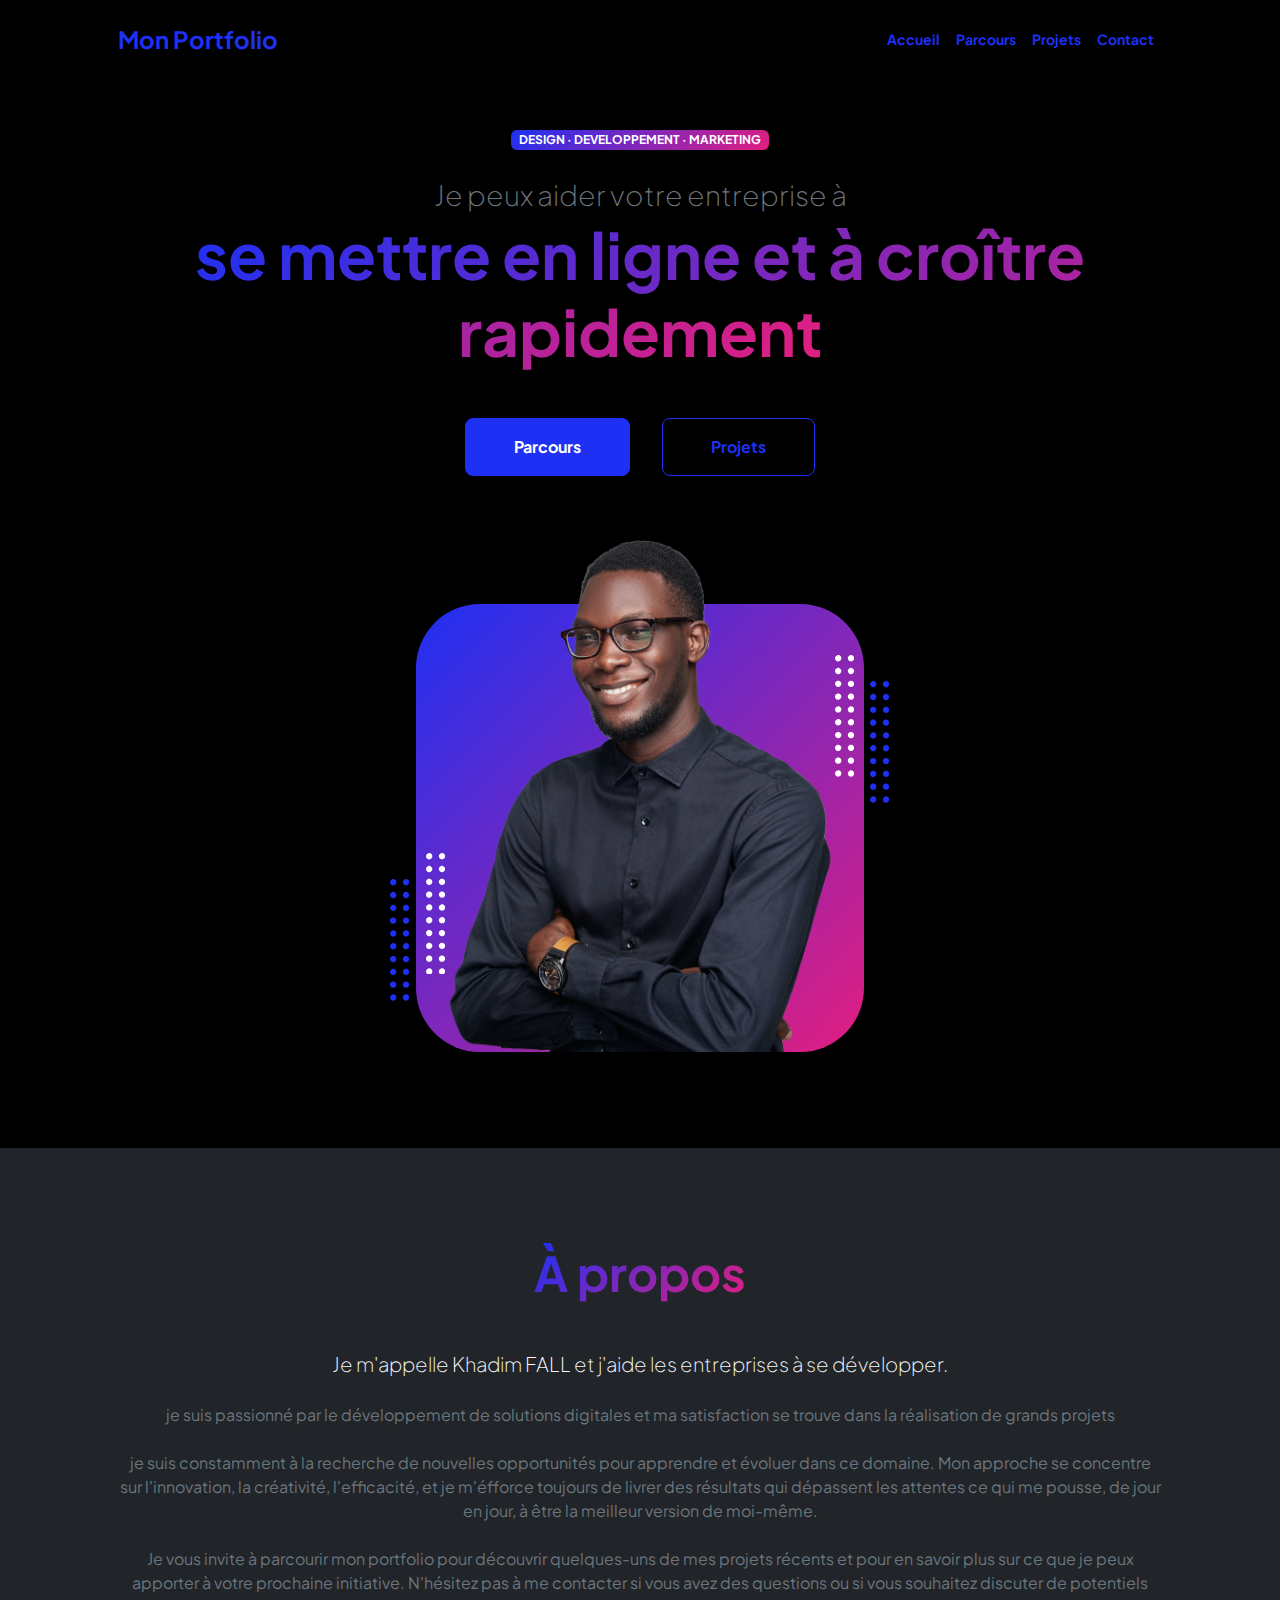
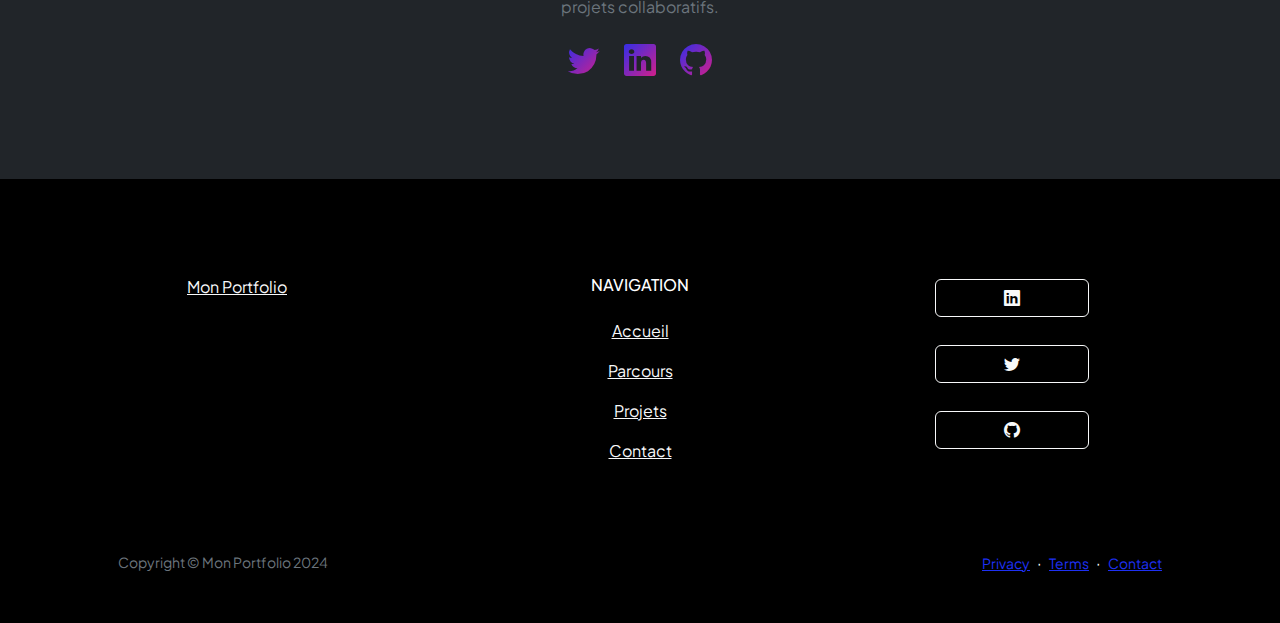
<file: index.html>
<!DOCTYPE html>
<html lang="en">
    <head>
        <meta charset="utf-8" />
        <meta name="viewport" content="width=device-width, initial-scale=1, shrink-to-fit=no" />
        <meta name="description" content="" />
        <meta name="author" content="" />
        <title>Accueil - Mon portfolio</title>
        <!-- Favicon-->
        <link rel="icon" type="image/x-icon" href="assets/favicon.ico" />
        <!-- Custom Google font-->
        <link rel="preconnect" href="https://fonts.googleapis.com" />
        <link rel="preconnect" href="https://fonts.gstatic.com" crossorigin />
        <link href="https://fonts.googleapis.com/css2?family=Plus+Jakarta+Sans:wght@100;200;300;400;500;600;700;800;900&amp;display=swap" rel="stylesheet" />
        <!-- Bootstrap icons-->
        <link href="https://cdn.jsdelivr.net/npm/bootstrap-icons@1.8.1/font/bootstrap-icons.css" rel="stylesheet" />
        <!-- Core theme CSS (includes Bootstrap)-->
        <link href="css/styles.css" rel="stylesheet" />
    </head>
    <body class="d-flex flex-column h-100">
        <main class="flex-shrink-0">
            <!-- Navigation-->
            <nav class="navbar navbar-expand-lg navbar-light bg-black py-3">
                <div class="container px-5 ">
                    <a class="navbar-brand" href="index.html"><span class="fw-bolder fs-4 text-primary">Mon Portfolio</span></a>
                    <button class="navbar-toggler bg-primary opacity-75" type="button" data-bs-toggle="collapse" data-bs-target="#navbarSupportedContent" aria-controls="navbarSupportedContent" aria-expanded="false" aria-label="Toggle navigation"><span class="navbar-toggler-icon"></span></button>
                    <div class="collapse navbar-collapse" id="navbarSupportedContent">
                        <ul class="navbar-nav ms-auto mb-2 mb-lg-0 small fw-bolder">
                            <li class="nav-item"><a class="nav-link text-primary" href="index.html">Accueil</a></li>
                            <li class="nav-item"><a class="nav-link text-primary" href="pages/resume.html">Parcours</a></li>
                            <li class="nav-item"><a class="nav-link text-primary" href="pages/projects.html">Projets</a></li>
                            <li class="nav-item"><a class="nav-link text-primary" href="pages/contact.html">Contact</a></li>
                        </ul>
                    </div>
                </div>
            </nav>
            <!-- Header-->
            <header class="py-5 bg-black">
                <div class="container px-5 pb-5">
                    <div class="row gx-5 align-items-center">
                        <div class="col-xxl-5">
                            <!-- Header text content-->
                            <div class="text-center text-xxl-start">
                                <div class="badge bg-gradient-primary-to-secondary text-white mb-4"><div class="text-uppercase">Design &middot; Developpement &middot; Marketing</div></div>
                                <div class="fs-3 fw-light text-muted">Je peux aider votre entreprise à</div>
                                <h1 class="display-3 fw-bolder mb-5"><span class="text-gradient d-inline">se mettre en ligne et à croître rapidement</span></h1>
                                <div class="d-grid gap-3 d-sm-flex justify-content-sm-center justify-content-xxl-start mb-3">
                                    <a class="btn btn-primary btn-lg px-5 py-3 me-sm-3 fs-6 fw-bolder" href="pages/resume.html">Parcours</a>
                                    <a class="btn btn-outline-primary btn-lg px-5 py-3 fs-6 fw-bolder" href="pages/projects.html">Projets</a>
                                </div>
                            </div>
                        </div>
                        <div class="col-xxl-7">
                            <!-- Header profile picture-->
                            <div class="d-flex justify-content-center mt-5 mt-xxl-0">
                                <div class="profile bg-gradient-primary-to-secondary">
                                    <!-- TIP: For best results, use a photo with a transparent background like the demo example below-->
                                    <!-- Watch a tutorial on how to do this on YouTube (link)-->
                                    <img class="profile-img" src="assets/profile.png" alt="..." />
                                    <div class="dots-1">
                                        <!-- SVG Dots-->
                                        <svg version="1.1" xmlns="http://www.w3.org/2000/svg" xmlns:xlink="http://www.w3.org/1999/xlink" x="0px" y="0px" viewBox="0 0 191.6 1215.4" style="enable-background: new 0 0 191.6 1215.4" xml:space="preserve">
                                            <g transform="translate(0.000000,1280.000000) scale(0.100000,-0.100000)">
                                                <path d="M227.7,12788.6c-105-35-200-141-222-248c-43-206,163-412,369-369c155,32,275,190,260,339c-11,105-90,213-190,262        C383.7,12801.6,289.7,12808.6,227.7,12788.6z"></path>
                                                <path d="M1507.7,12788.6c-151-50-253-216-222-362c25-119,136-230,254-255c194-41,395,142,375,339c-11,105-90,213-190,262        C1663.7,12801.6,1569.7,12808.6,1507.7,12788.6z"></path>
                                                <path d="M227.7,11508.6c-105-35-200-141-222-248c-43-206,163-412,369-369c155,32,275,190,260,339c-11,105-90,213-190,262        C383.7,11521.6,289.7,11528.6,227.7,11508.6z"></path>
                                                <path d="M1507.7,11508.6c-151-50-253-216-222-362c25-119,136-230,254-255c194-41,395,142,375,339c-11,105-90,213-190,262        C1663.7,11521.6,1569.7,11528.6,1507.7,11508.6z"></path>
                                                <path d="M227.7,10228.6c-105-35-200-141-222-248c-43-206,163-412,369-369c155,32,275,190,260,339c-11,105-90,213-190,262        C383.7,10241.6,289.7,10248.6,227.7,10228.6z"></path>
                                                <path d="M1507.7,10228.6c-105-35-200-141-222-248c-43-206,163-412,369-369c155,32,275,190,260,339c-11,105-90,213-190,262        C1663.7,10241.6,1569.7,10248.6,1507.7,10228.6z"></path>
                                                <path d="M227.7,8948.6c-105-35-200-141-222-248c-43-206,163-412,369-369c155,32,275,190,260,339c-11,105-90,213-190,262        C383.7,8961.6,289.7,8968.6,227.7,8948.6z"></path>
                                                <path d="M1507.7,8948.6c-105-35-200-141-222-248c-43-206,163-412,369-369c155,32,275,190,260,339c-11,105-90,213-190,262        C1663.7,8961.6,1569.7,8968.6,1507.7,8948.6z"></path>
                                                <path d="M227.7,7668.6c-105-35-200-141-222-248c-43-206,163-412,369-369c155,32,275,190,260,339c-11,105-90,213-190,262        C383.7,7681.6,289.7,7688.6,227.7,7668.6z"></path>
                                                <path d="M1507.7,7668.6c-105-35-200-141-222-248c-43-206,163-412,369-369c155,32,275,190,260,339c-11,105-90,213-190,262        C1663.7,7681.6,1569.7,7688.6,1507.7,7668.6z"></path>
                                                <path d="M227.7,6388.6c-105-35-200-141-222-248c-43-206,163-412,369-369c155,32,275,190,260,339c-11,105-90,213-190,262        C383.7,6401.6,289.7,6408.6,227.7,6388.6z"></path>
                                                <path d="M1507.7,6388.6c-105-35-200-141-222-248c-43-206,163-412,369-369c155,32,275,190,260,339c-11,105-90,213-190,262        C1663.7,6401.6,1569.7,6408.6,1507.7,6388.6z"></path>
                                                <path d="M227.7,5108.6c-105-35-200-141-222-248c-43-206,163-412,369-369c155,32,275,190,260,339c-11,105-90,213-190,262        C383.7,5121.6,289.7,5128.6,227.7,5108.6z"></path>
                                                <path d="M1507.7,5108.6c-105-35-200-141-222-248c-43-206,163-412,369-369c155,32,275,190,260,339c-11,105-90,213-190,262        C1663.7,5121.6,1569.7,5128.6,1507.7,5108.6z"></path>
                                                <path d="M227.7,3828.6c-105-35-200-141-222-248c-43-206,163-412,369-369c155,32,275,190,260,339c-11,105-90,213-190,262        C383.7,3841.6,289.7,3848.6,227.7,3828.6z"></path>
                                                <path d="M1507.7,3828.6c-105-35-200-141-222-248c-43-206,163-412,369-369c155,32,275,190,260,339c-11,105-90,213-190,262        C1663.7,3841.6,1569.7,3848.6,1507.7,3828.6z"></path>
                                                <path d="M227.7,2548.6c-105-35-200-141-222-248c-43-206,163-412,369-369c155,32,275,190,260,339c-11,105-90,213-190,262        C383.7,2561.6,289.7,2568.6,227.7,2548.6z"></path>
                                                <path d="M1507.7,2548.6c-105-35-200-141-222-248c-43-206,163-412,369-369c155,32,275,190,260,339c-11,105-90,213-190,262        C1663.7,2561.6,1569.7,2568.6,1507.7,2548.6z"></path>
                                                <path d="M227.7,1268.6c-105-35-200-141-222-248c-43-206,163-412,369-369c155,32,275,190,260,339c-11,105-90,213-190,262        C383.7,1281.6,289.7,1288.6,227.7,1268.6z"></path>
                                                <path d="M1507.7,1268.6c-105-35-200-141-222-248c-43-206,163-412,369-369c155,32,275,190,260,339c-11,105-90,213-190,262        C1663.7,1281.6,1569.7,1288.6,1507.7,1268.6z"></path>
                                            </g>
                                        </svg>
                                        <!-- END of SVG dots-->
                                    </div>
                                    <div class="dots-2">
                                        <!-- SVG Dots-->
                                        <svg version="1.1" xmlns="http://www.w3.org/2000/svg" xmlns:xlink="http://www.w3.org/1999/xlink" x="0px" y="0px" viewBox="0 0 191.6 1215.4" style="enable-background: new 0 0 191.6 1215.4" xml:space="preserve">
                                            <g transform="translate(0.000000,1280.000000) scale(0.100000,-0.100000)">
                                                <path d="M227.7,12788.6c-105-35-200-141-222-248c-43-206,163-412,369-369c155,32,275,190,260,339c-11,105-90,213-190,262        C383.7,12801.6,289.7,12808.6,227.7,12788.6z"></path>
                                                <path d="M1507.7,12788.6c-151-50-253-216-222-362c25-119,136-230,254-255c194-41,395,142,375,339c-11,105-90,213-190,262        C1663.7,12801.6,1569.7,12808.6,1507.7,12788.6z"></path>
                                                <path d="M227.7,11508.6c-105-35-200-141-222-248c-43-206,163-412,369-369c155,32,275,190,260,339c-11,105-90,213-190,262        C383.7,11521.6,289.7,11528.6,227.7,11508.6z"></path>
                                                <path d="M1507.7,11508.6c-151-50-253-216-222-362c25-119,136-230,254-255c194-41,395,142,375,339c-11,105-90,213-190,262        C1663.7,11521.6,1569.7,11528.6,1507.7,11508.6z"></path>
                                                <path d="M227.7,10228.6c-105-35-200-141-222-248c-43-206,163-412,369-369c155,32,275,190,260,339c-11,105-90,213-190,262        C383.7,10241.6,289.7,10248.6,227.7,10228.6z"></path>
                                                <path d="M1507.7,10228.6c-105-35-200-141-222-248c-43-206,163-412,369-369c155,32,275,190,260,339c-11,105-90,213-190,262        C1663.7,10241.6,1569.7,10248.6,1507.7,10228.6z"></path>
                                                <path d="M227.7,8948.6c-105-35-200-141-222-248c-43-206,163-412,369-369c155,32,275,190,260,339c-11,105-90,213-190,262        C383.7,8961.6,289.7,8968.6,227.7,8948.6z"></path>
                                                <path d="M1507.7,8948.6c-105-35-200-141-222-248c-43-206,163-412,369-369c155,32,275,190,260,339c-11,105-90,213-190,262        C1663.7,8961.6,1569.7,8968.6,1507.7,8948.6z"></path>
                                                <path d="M227.7,7668.6c-105-35-200-141-222-248c-43-206,163-412,369-369c155,32,275,190,260,339c-11,105-90,213-190,262        C383.7,7681.6,289.7,7688.6,227.7,7668.6z"></path>
                                                <path d="M1507.7,7668.6c-105-35-200-141-222-248c-43-206,163-412,369-369c155,32,275,190,260,339c-11,105-90,213-190,262        C1663.7,7681.6,1569.7,7688.6,1507.7,7668.6z"></path>
                                                <path d="M227.7,6388.6c-105-35-200-141-222-248c-43-206,163-412,369-369c155,32,275,190,260,339c-11,105-90,213-190,262        C383.7,6401.6,289.7,6408.6,227.7,6388.6z"></path>
                                                <path d="M1507.7,6388.6c-105-35-200-141-222-248c-43-206,163-412,369-369c155,32,275,190,260,339c-11,105-90,213-190,262        C1663.7,6401.6,1569.7,6408.6,1507.7,6388.6z"></path>
                                                <path d="M227.7,5108.6c-105-35-200-141-222-248c-43-206,163-412,369-369c155,32,275,190,260,339c-11,105-90,213-190,262        C383.7,5121.6,289.7,5128.6,227.7,5108.6z"></path>
                                                <path d="M1507.7,5108.6c-105-35-200-141-222-248c-43-206,163-412,369-369c155,32,275,190,260,339c-11,105-90,213-190,262        C1663.7,5121.6,1569.7,5128.6,1507.7,5108.6z"></path>
                                                <path d="M227.7,3828.6c-105-35-200-141-222-248c-43-206,163-412,369-369c155,32,275,190,260,339c-11,105-90,213-190,262        C383.7,3841.6,289.7,3848.6,227.7,3828.6z"></path>
                                                <path d="M1507.7,3828.6c-105-35-200-141-222-248c-43-206,163-412,369-369c155,32,275,190,260,339c-11,105-90,213-190,262        C1663.7,3841.6,1569.7,3848.6,1507.7,3828.6z"></path>
                                                <path d="M227.7,2548.6c-105-35-200-141-222-248c-43-206,163-412,369-369c155,32,275,190,260,339c-11,105-90,213-190,262        C383.7,2561.6,289.7,2568.6,227.7,2548.6z"></path>
                                                <path d="M1507.7,2548.6c-105-35-200-141-222-248c-43-206,163-412,369-369c155,32,275,190,260,339c-11,105-90,213-190,262        C1663.7,2561.6,1569.7,2568.6,1507.7,2548.6z"></path>
                                                <path d="M227.7,1268.6c-105-35-200-141-222-248c-43-206,163-412,369-369c155,32,275,190,260,339c-11,105-90,213-190,262        C383.7,1281.6,289.7,1288.6,227.7,1268.6z"></path>
                                                <path d="M1507.7,1268.6c-105-35-200-141-222-248c-43-206,163-412,369-369c155,32,275,190,260,339c-11,105-90,213-190,262        C1663.7,1281.6,1569.7,1288.6,1507.7,1268.6z"></path>
                                            </g>
                                        </svg>
                                        <!-- END of SVG dots-->
                                    </div>
                                    <div class="dots-3">
                                        <!-- SVG Dots-->
                                        <svg version="1.1" xmlns="http://www.w3.org/2000/svg" xmlns:xlink="http://www.w3.org/1999/xlink" x="0px" y="0px" viewBox="0 0 191.6 1215.4" style="enable-background: new 0 0 191.6 1215.4" xml:space="preserve">
                                            <g transform="translate(0.000000,1280.000000) scale(0.100000,-0.100000)">
                                                <path d="M227.7,12788.6c-105-35-200-141-222-248c-43-206,163-412,369-369c155,32,275,190,260,339c-11,105-90,213-190,262        C383.7,12801.6,289.7,12808.6,227.7,12788.6z"></path>
                                                <path d="M1507.7,12788.6c-151-50-253-216-222-362c25-119,136-230,254-255c194-41,395,142,375,339c-11,105-90,213-190,262        C1663.7,12801.6,1569.7,12808.6,1507.7,12788.6z"></path>
                                                <path d="M227.7,11508.6c-105-35-200-141-222-248c-43-206,163-412,369-369c155,32,275,190,260,339c-11,105-90,213-190,262        C383.7,11521.6,289.7,11528.6,227.7,11508.6z"></path>
                                                <path d="M1507.7,11508.6c-151-50-253-216-222-362c25-119,136-230,254-255c194-41,395,142,375,339c-11,105-90,213-190,262        C1663.7,11521.6,1569.7,11528.6,1507.7,11508.6z"></path>
                                                <path d="M227.7,10228.6c-105-35-200-141-222-248c-43-206,163-412,369-369c155,32,275,190,260,339c-11,105-90,213-190,262        C383.7,10241.6,289.7,10248.6,227.7,10228.6z"></path>
                                                <path d="M1507.7,10228.6c-105-35-200-141-222-248c-43-206,163-412,369-369c155,32,275,190,260,339c-11,105-90,213-190,262        C1663.7,10241.6,1569.7,10248.6,1507.7,10228.6z"></path>
                                                <path d="M227.7,8948.6c-105-35-200-141-222-248c-43-206,163-412,369-369c155,32,275,190,260,339c-11,105-90,213-190,262        C383.7,8961.6,289.7,8968.6,227.7,8948.6z"></path>
                                                <path d="M1507.7,8948.6c-105-35-200-141-222-248c-43-206,163-412,369-369c155,32,275,190,260,339c-11,105-90,213-190,262        C1663.7,8961.6,1569.7,8968.6,1507.7,8948.6z"></path>
                                                <path d="M227.7,7668.6c-105-35-200-141-222-248c-43-206,163-412,369-369c155,32,275,190,260,339c-11,105-90,213-190,262        C383.7,7681.6,289.7,7688.6,227.7,7668.6z"></path>
                                                <path d="M1507.7,7668.6c-105-35-200-141-222-248c-43-206,163-412,369-369c155,32,275,190,260,339c-11,105-90,213-190,262        C1663.7,7681.6,1569.7,7688.6,1507.7,7668.6z"></path>
                                                <path d="M227.7,6388.6c-105-35-200-141-222-248c-43-206,163-412,369-369c155,32,275,190,260,339c-11,105-90,213-190,262        C383.7,6401.6,289.7,6408.6,227.7,6388.6z"></path>
                                                <path d="M1507.7,6388.6c-105-35-200-141-222-248c-43-206,163-412,369-369c155,32,275,190,260,339c-11,105-90,213-190,262        C1663.7,6401.6,1569.7,6408.6,1507.7,6388.6z"></path>
                                                <path d="M227.7,5108.6c-105-35-200-141-222-248c-43-206,163-412,369-369c155,32,275,190,260,339c-11,105-90,213-190,262        C383.7,5121.6,289.7,5128.6,227.7,5108.6z"></path>
                                                <path d="M1507.7,5108.6c-105-35-200-141-222-248c-43-206,163-412,369-369c155,32,275,190,260,339c-11,105-90,213-190,262        C1663.7,5121.6,1569.7,5128.6,1507.7,5108.6z"></path>
                                                <path d="M227.7,3828.6c-105-35-200-141-222-248c-43-206,163-412,369-369c155,32,275,190,260,339c-11,105-90,213-190,262        C383.7,3841.6,289.7,3848.6,227.7,3828.6z"></path>
                                                <path d="M1507.7,3828.6c-105-35-200-141-222-248c-43-206,163-412,369-369c155,32,275,190,260,339c-11,105-90,213-190,262        C1663.7,3841.6,1569.7,3848.6,1507.7,3828.6z"></path>
                                                <path d="M227.7,2548.6c-105-35-200-141-222-248c-43-206,163-412,369-369c155,32,275,190,260,339c-11,105-90,213-190,262        C383.7,2561.6,289.7,2568.6,227.7,2548.6z"></path>
                                                <path d="M1507.7,2548.6c-105-35-200-141-222-248c-43-206,163-412,369-369c155,32,275,190,260,339c-11,105-90,213-190,262        C1663.7,2561.6,1569.7,2568.6,1507.7,2548.6z"></path>
                                                <path d="M227.7,1268.6c-105-35-200-141-222-248c-43-206,163-412,369-369c155,32,275,190,260,339c-11,105-90,213-190,262        C383.7,1281.6,289.7,1288.6,227.7,1268.6z"></path>
                                                <path d="M1507.7,1268.6c-105-35-200-141-222-248c-43-206,163-412,369-369c155,32,275,190,260,339c-11,105-90,213-190,262        C1663.7,1281.6,1569.7,1288.6,1507.7,1268.6z"></path>
                                            </g>
                                        </svg>
                                        <!-- END of SVG dots-->
                                    </div>
                                    <div class="dots-4">
                                        <!-- SVG Dots-->
                                        <svg version="1.1" xmlns="http://www.w3.org/2000/svg" xmlns:xlink="http://www.w3.org/1999/xlink" x="0px" y="0px" viewBox="0 0 191.6 1215.4" style="enable-background: new 0 0 191.6 1215.4" xml:space="preserve">
                                            <g transform="translate(0.000000,1280.000000) scale(0.100000,-0.100000)">
                                                <path d="M227.7,12788.6c-105-35-200-141-222-248c-43-206,163-412,369-369c155,32,275,190,260,339c-11,105-90,213-190,262        C383.7,12801.6,289.7,12808.6,227.7,12788.6z"></path>
                                                <path d="M1507.7,12788.6c-151-50-253-216-222-362c25-119,136-230,254-255c194-41,395,142,375,339c-11,105-90,213-190,262        C1663.7,12801.6,1569.7,12808.6,1507.7,12788.6z"></path>
                                                <path d="M227.7,11508.6c-105-35-200-141-222-248c-43-206,163-412,369-369c155,32,275,190,260,339c-11,105-90,213-190,262        C383.7,11521.6,289.7,11528.6,227.7,11508.6z"></path>
                                                <path d="M1507.7,11508.6c-151-50-253-216-222-362c25-119,136-230,254-255c194-41,395,142,375,339c-11,105-90,213-190,262        C1663.7,11521.6,1569.7,11528.6,1507.7,11508.6z"></path>
                                                <path d="M227.7,10228.6c-105-35-200-141-222-248c-43-206,163-412,369-369c155,32,275,190,260,339c-11,105-90,213-190,262        C383.7,10241.6,289.7,10248.6,227.7,10228.6z"></path>
                                                <path d="M1507.7,10228.6c-105-35-200-141-222-248c-43-206,163-412,369-369c155,32,275,190,260,339c-11,105-90,213-190,262        C1663.7,10241.6,1569.7,10248.6,1507.7,10228.6z"></path>
                                                <path d="M227.7,8948.6c-105-35-200-141-222-248c-43-206,163-412,369-369c155,32,275,190,260,339c-11,105-90,213-190,262        C383.7,8961.6,289.7,8968.6,227.7,8948.6z"></path>
                                                <path d="M1507.7,8948.6c-105-35-200-141-222-248c-43-206,163-412,369-369c155,32,275,190,260,339c-11,105-90,213-190,262        C1663.7,8961.6,1569.7,8968.6,1507.7,8948.6z"></path>
                                                <path d="M227.7,7668.6c-105-35-200-141-222-248c-43-206,163-412,369-369c155,32,275,190,260,339c-11,105-90,213-190,262        C383.7,7681.6,289.7,7688.6,227.7,7668.6z"></path>
                                                <path d="M1507.7,7668.6c-105-35-200-141-222-248c-43-206,163-412,369-369c155,32,275,190,260,339c-11,105-90,213-190,262        C1663.7,7681.6,1569.7,7688.6,1507.7,7668.6z"></path>
                                                <path d="M227.7,6388.6c-105-35-200-141-222-248c-43-206,163-412,369-369c155,32,275,190,260,339c-11,105-90,213-190,262        C383.7,6401.6,289.7,6408.6,227.7,6388.6z"></path>
                                                <path d="M1507.7,6388.6c-105-35-200-141-222-248c-43-206,163-412,369-369c155,32,275,190,260,339c-11,105-90,213-190,262        C1663.7,6401.6,1569.7,6408.6,1507.7,6388.6z"></path>
                                                <path d="M227.7,5108.6c-105-35-200-141-222-248c-43-206,163-412,369-369c155,32,275,190,260,339c-11,105-90,213-190,262        C383.7,5121.6,289.7,5128.6,227.7,5108.6z"></path>
                                                <path d="M1507.7,5108.6c-105-35-200-141-222-248c-43-206,163-412,369-369c155,32,275,190,260,339c-11,105-90,213-190,262        C1663.7,5121.6,1569.7,5128.6,1507.7,5108.6z"></path>
                                                <path d="M227.7,3828.6c-105-35-200-141-222-248c-43-206,163-412,369-369c155,32,275,190,260,339c-11,105-90,213-190,262        C383.7,3841.6,289.7,3848.6,227.7,3828.6z"></path>
                                                <path d="M1507.7,3828.6c-105-35-200-141-222-248c-43-206,163-412,369-369c155,32,275,190,260,339c-11,105-90,213-190,262        C1663.7,3841.6,1569.7,3848.6,1507.7,3828.6z"></path>
                                                <path d="M227.7,2548.6c-105-35-200-141-222-248c-43-206,163-412,369-369c155,32,275,190,260,339c-11,105-90,213-190,262        C383.7,2561.6,289.7,2568.6,227.7,2548.6z"></path>
                                                <path d="M1507.7,2548.6c-105-35-200-141-222-248c-43-206,163-412,369-369c155,32,275,190,260,339c-11,105-90,213-190,262        C1663.7,2561.6,1569.7,2568.6,1507.7,2548.6z"></path>
                                                <path d="M227.7,1268.6c-105-35-200-141-222-248c-43-206,163-412,369-369c155,32,275,190,260,339c-11,105-90,213-190,262        C383.7,1281.6,289.7,1288.6,227.7,1268.6z"></path>
                                                <path d="M1507.7,1268.6c-105-35-200-141-222-248c-43-206,163-412,369-369c155,32,275,190,260,339c-11,105-90,213-190,262        C1663.7,1281.6,1569.7,1288.6,1507.7,1268.6z"></path>
                                            </g>
                                        </svg>
                                        <!-- END of SVG dots-->
                                    </div>
                                </div>
                            </div>
                        </div>
                    </div>
                </div>
            </header>
            <!-- About Section-->
            <section class="bg-dark py-5">
                <div class="container px-5">
                    <div class="row gx-5 justify-content-center">
                        <div class="col-xxl-8">
                            <div class="text-center my-5">
                                <h2 class="display-5 fw-bolder mb-5"><span class="text-gradient d-inline">À propos</span></h2>
                                <p class="lead fw-light text-light mb-4">Je m'appelle Khadim FALL et j'aide les entreprises à se développer.</p>
                                <p class="text-muted">je suis passionné par le développement de solutions digitales et ma satisfaction se trouve dans la réalisation de grands projets</p>
                                <p class="text-muted mt-4 mb-4">je suis constamment à la recherche de nouvelles opportunités pour apprendre
                                     et évoluer dans ce domaine. Mon approche se concentre sur l'innovation, 
                                     la créativité, l'efficacité, et je m'éfforce toujours de livrer des résultats
                                      qui dépassent les attentes ce qui me pousse, de jour en jour, à être la meilleur version de moi-même.
                                </p>
                                <p class="text-muted">Je vous invite à parcourir mon portfolio pour découvrir
                                    quelques-uns de mes projets récents et pour en savoir plus sur ce que je
                                    peux apporter à votre prochaine initiative. N'hésitez pas à me contacter
                                    si vous avez des questions ou si vous souhaitez discuter de potentiels
                                    projets collaboratifs.
                                </p>
                                <div class="d-flex justify-content-center fs-2 gap-4">
                                    <a class="text-gradient" href="https://x.com/fallkhadim2602" target="_blank"><i class="bi bi-twitter"></i></a>
                                    <a class="text-gradient" href="https://www.linkedin.com/in/khadim-fall-5444b1311/" target="_blank"><i class="bi bi-linkedin"></i></a>
                                    <a class="text-gradient" href="https://github.com/bambapro" target="_blank"><i class="bi bi-github"></i></a>
                                </div>
                            </div>
                        </div>
                    </div>
                </div>
            </section>
        </main>
        <!-- Footer -->
    <footer class="text-center text-lg-start text-white bg-black py-4 mt-auto">
      <!-- Grid container -->
      <div class="container p-4 pb-0">
        <!-- Section: Links -->
        <section class="">
          <!--Grid row-->
          <div class="row">
            <!-- Grid column -->
            <div class="col-md-3 col-lg-3 col-xl-3 mx-auto mt-5">
              <a href="index.html" class=" mb-4 font-weight-bold text-light">
                Mon Portfolio
              </a>
            </div>
            <!-- Grid column -->
  
      
            <!-- Grid column -->
            <div class="d-flex flex-column align-items-center col-md-3 col-lg-2 col-xl-2 me-auto mt-5">
              <h6 class="text-uppercase mb-4 font-weight-bold">Navigation</h6>
                <a href="index.html" class="text-light mb-3">Accueil</a>
                <a href="pages/resume.html" class="text-light mb-3">Parcours</a>
                <a href="pages/projects.html" class="text-light mb-3">Projets</a>
                <a href="pages/contact.html" class="text-light mb-3">Contact</a>
            </div>  
            <!-- Grid column -->
            <div class="col-sm-4 col-md-8 col-lg-2 col-xl-2 mx-auto mt-5 d-flex flex-column text-md-end">
                <a href="https://www.linkedin.com/in/khadim-fall-5444b1311/" target="_blank" class="btn btn-outline-light m-1 mb-4" role="button">
                    <i class="bi bi-linkedin"></i>
                </a>
                <a href="https://x.com/fallkhadim2602" target="_blank" class="btn btn-outline-light m-1 mb-4" role="button">
                    <i class="bi bi-twitter"></i>
                </a>
                <a href="https://github.com/bambapro" target="_blank" class="btn btn-outline-light m-1 " role="button">
                    <i class="bi bi-github"></i>
                </a>
              </div>
  
            <!-- Grid column -->
          </div>
          <!--Grid row-->
        </section>
      </div>
      <div class="container px-5 py-4 mt-5">
          <div class="row align-items-center justify-content-between flex-column flex-sm-row">
              <div class="col-auto"><div class="small m-0 text-light text-muted">Copyright &copy; Mon Portfolio 2024</div></div>
              <div class="col-auto">
                  <a class="small" href="#!">Privacy</a>
                  <span class="mx-1">&middot;</span>
                  <a class="small" href="#!">Terms</a>
                  <span class="mx-1">&middot;</span>
                  <a class="small" href="#!">Contact</a>
              </div>
          </div>
      </div>
    </footer>
  </div>
  <!-- End of .container -->

        <!-- Bootstrap core JS-->
        <script src="https://cdn.jsdelivr.net/npm/bootstrap@5.2.3/dist/js/bootstrap.bundle.min.js"></script>
        <!-- Core theme JS-->
        <script src="js/scripts.js"></script>
    </body>
</html>
</file>
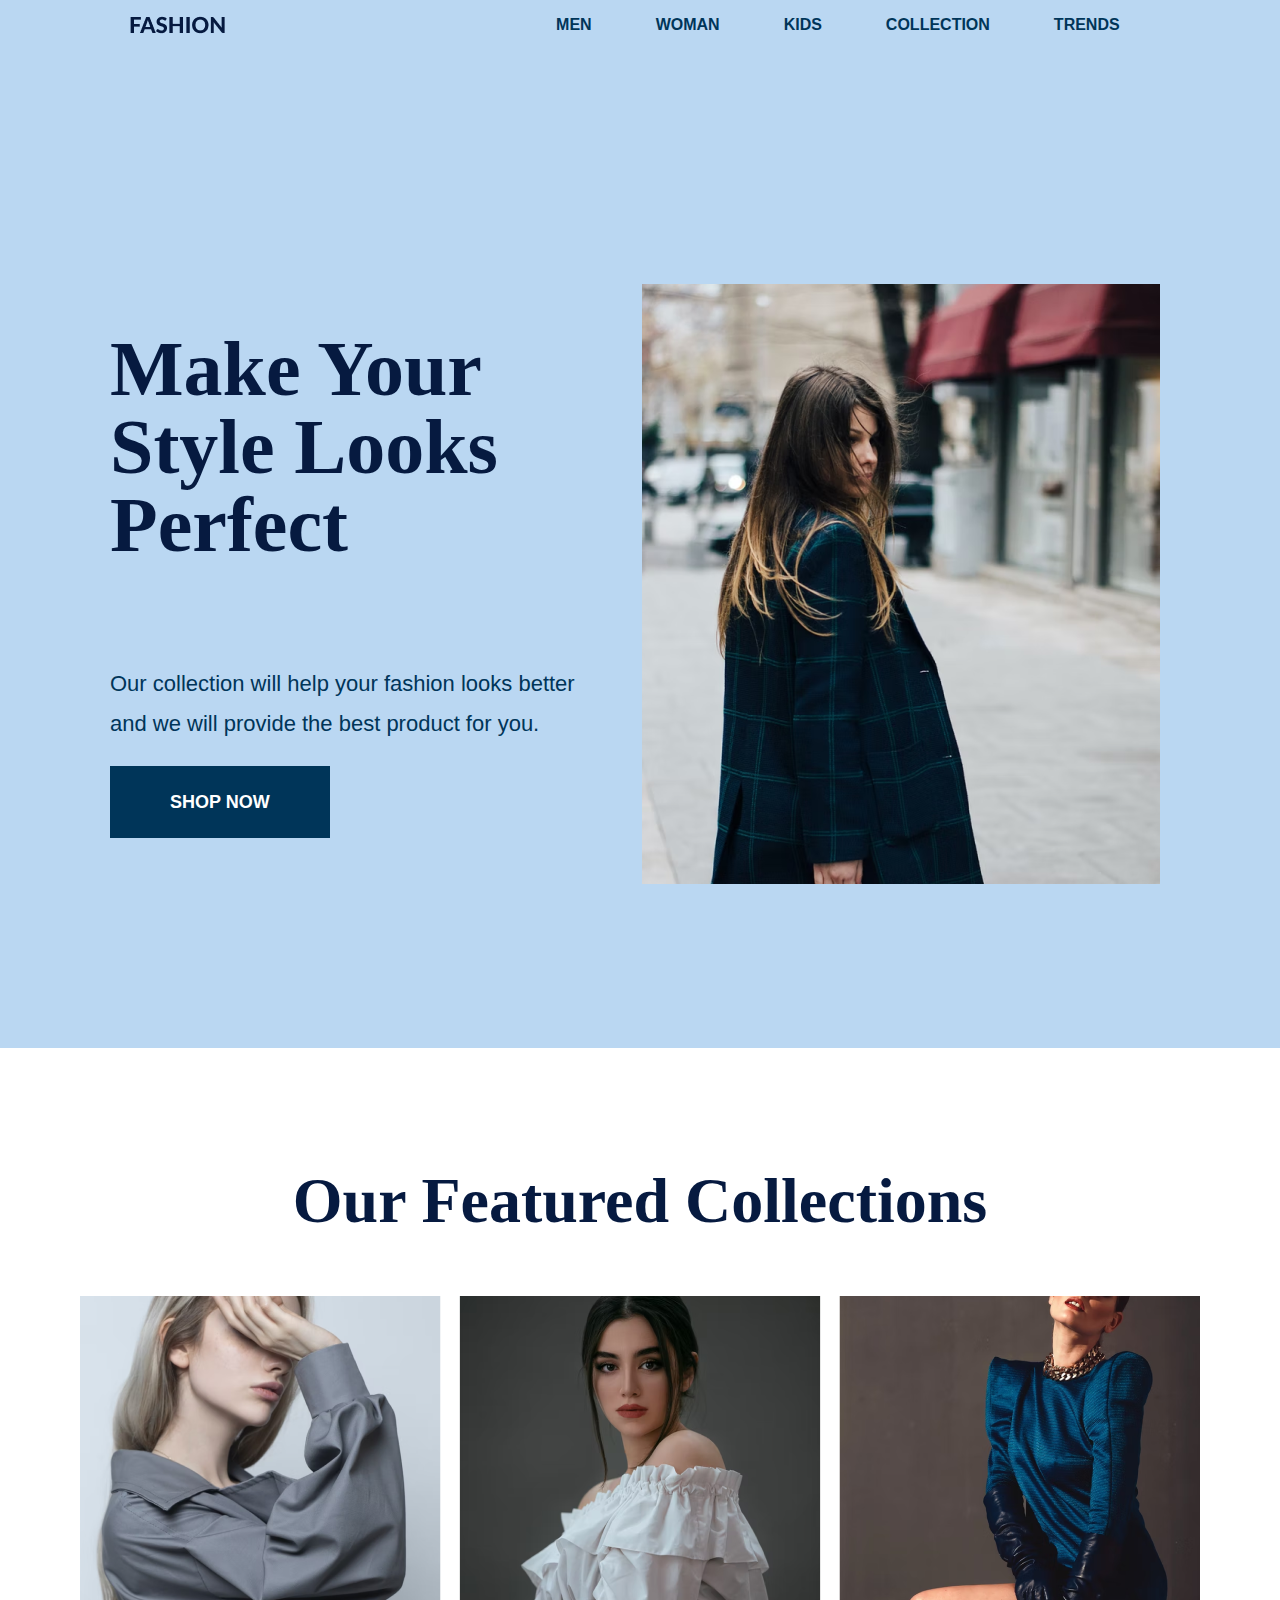
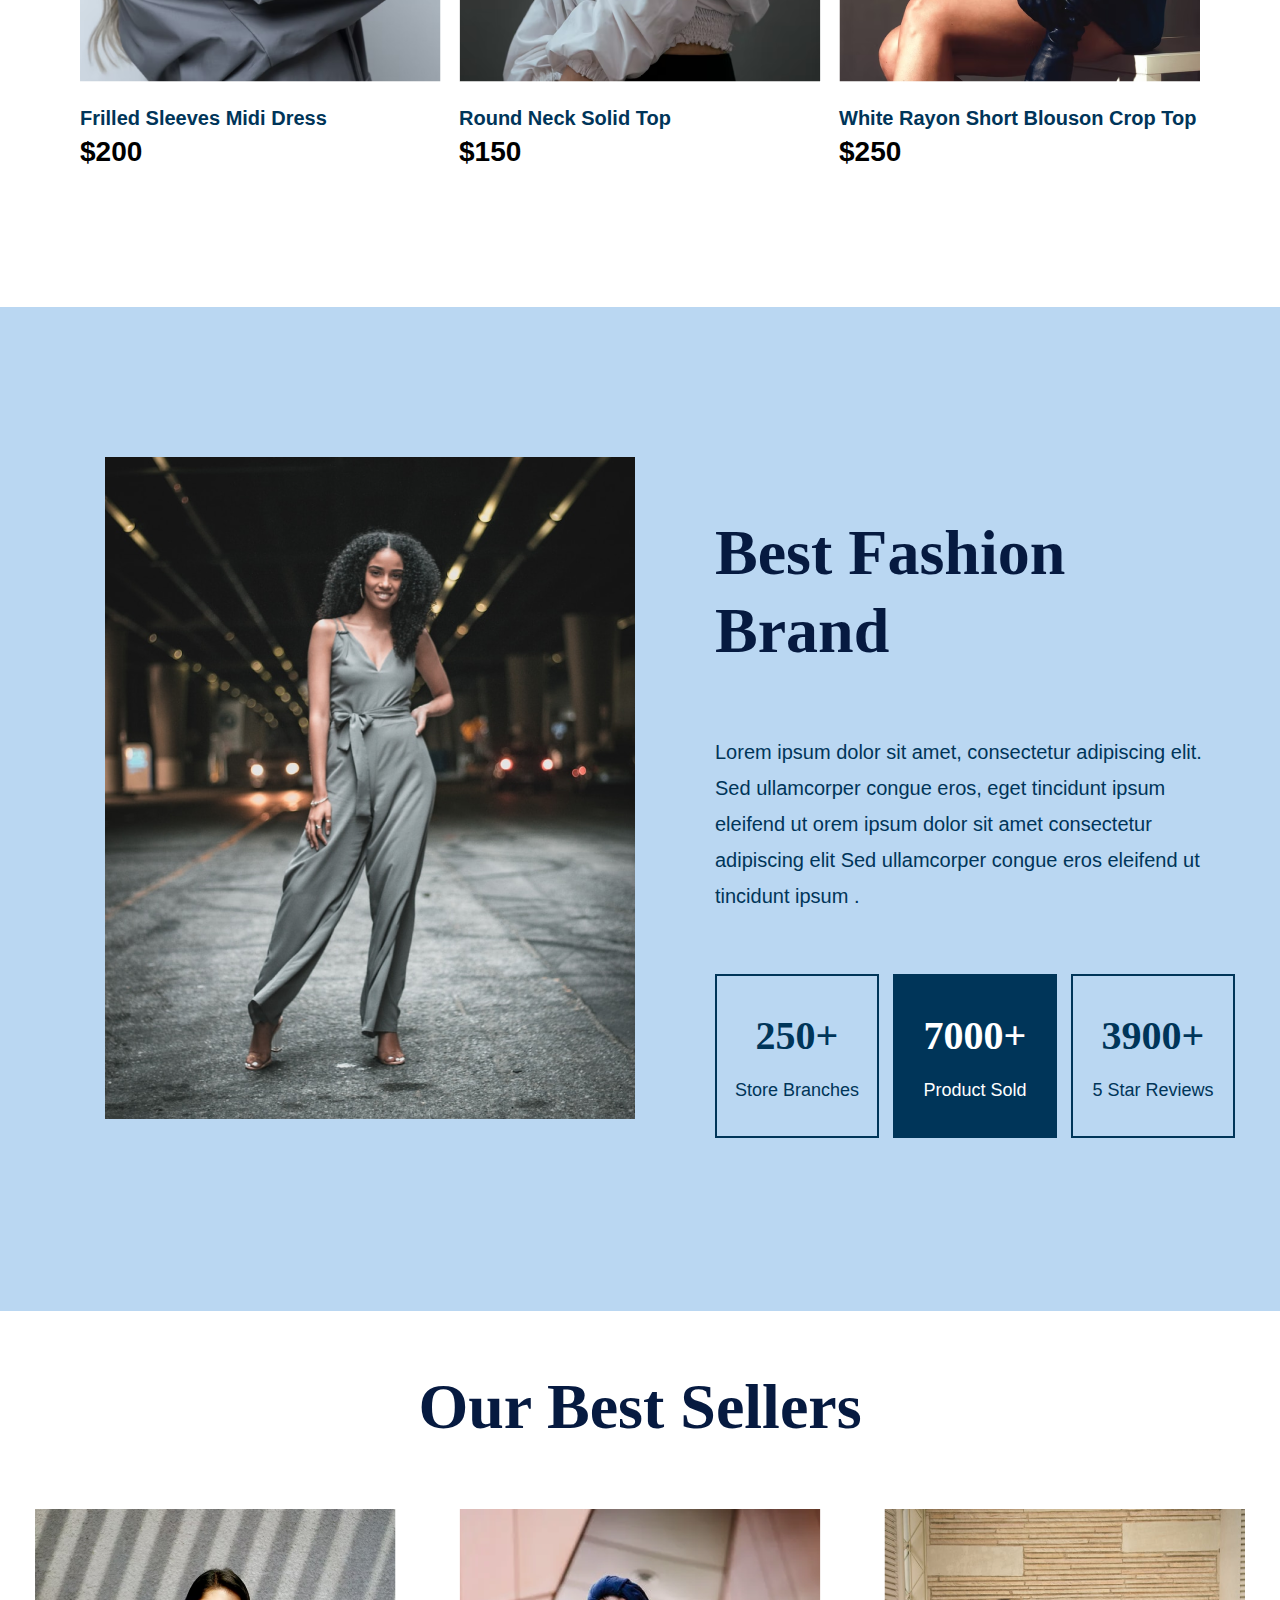
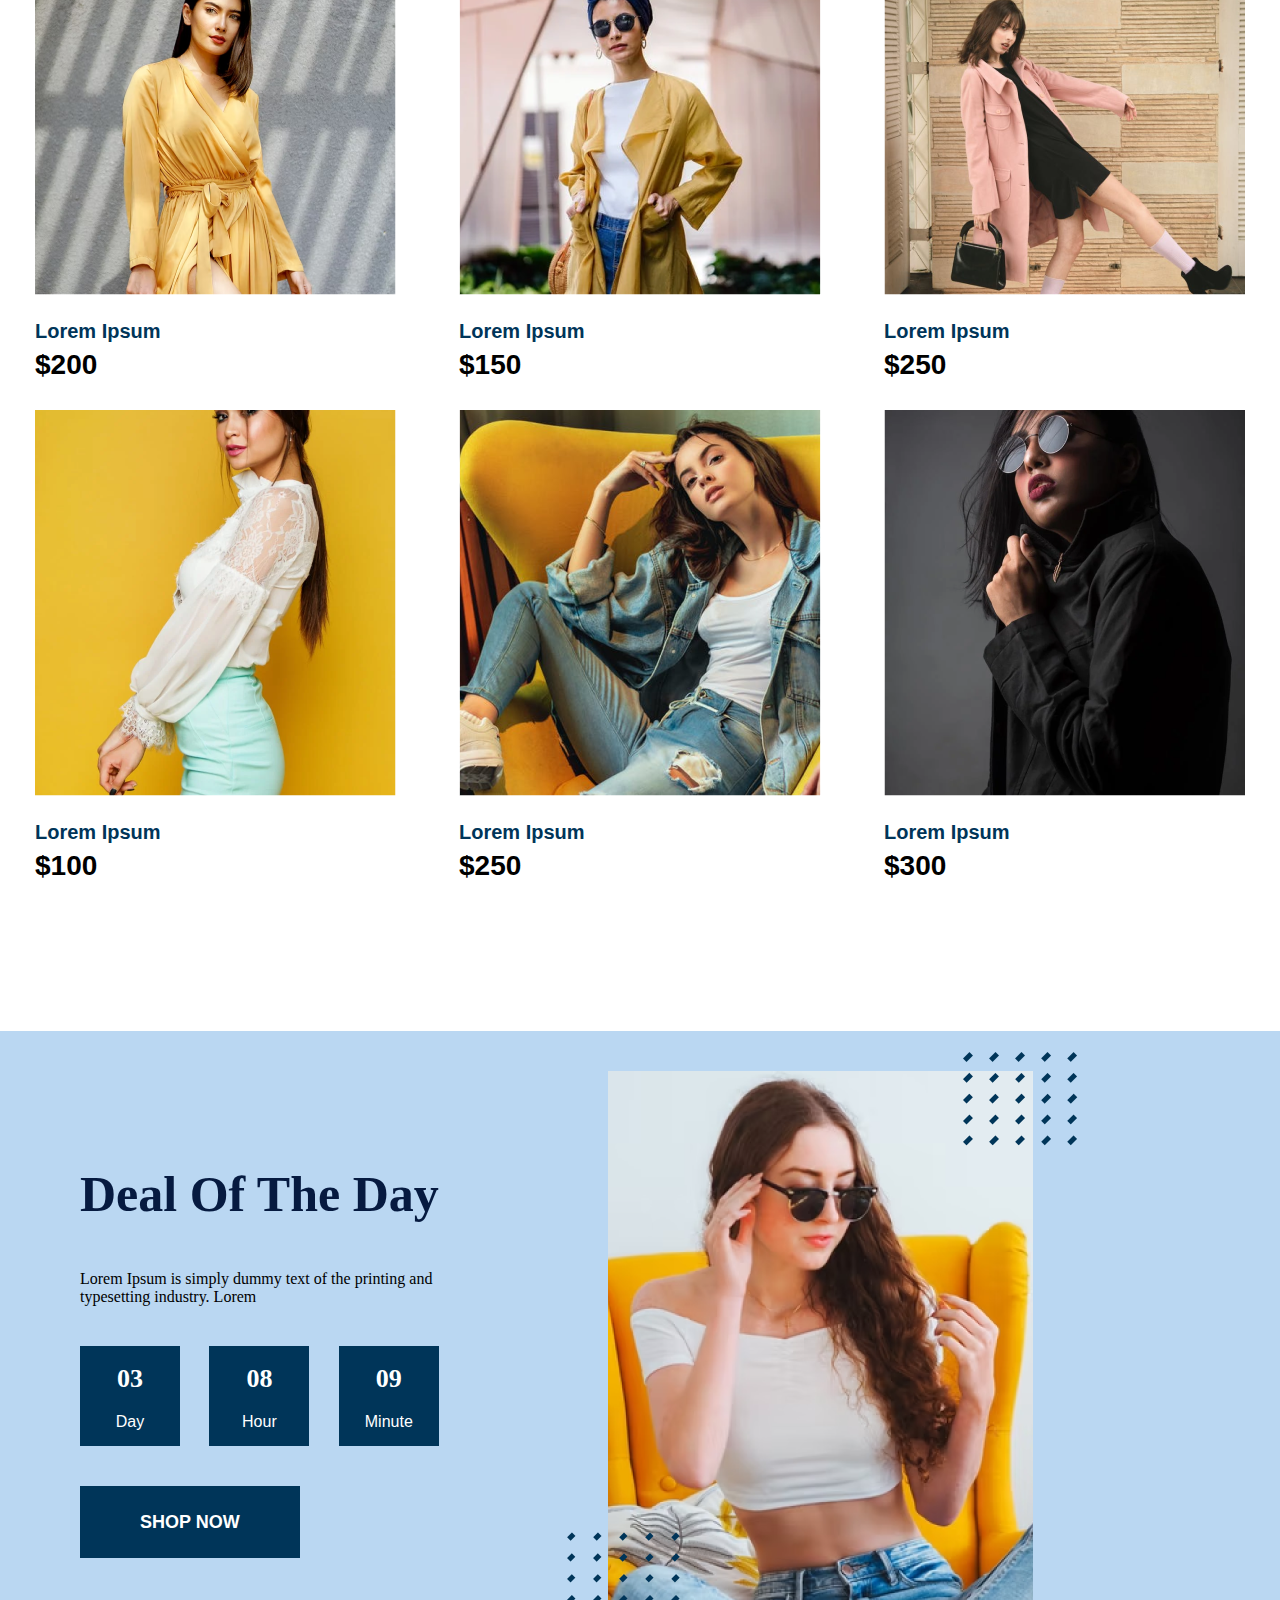
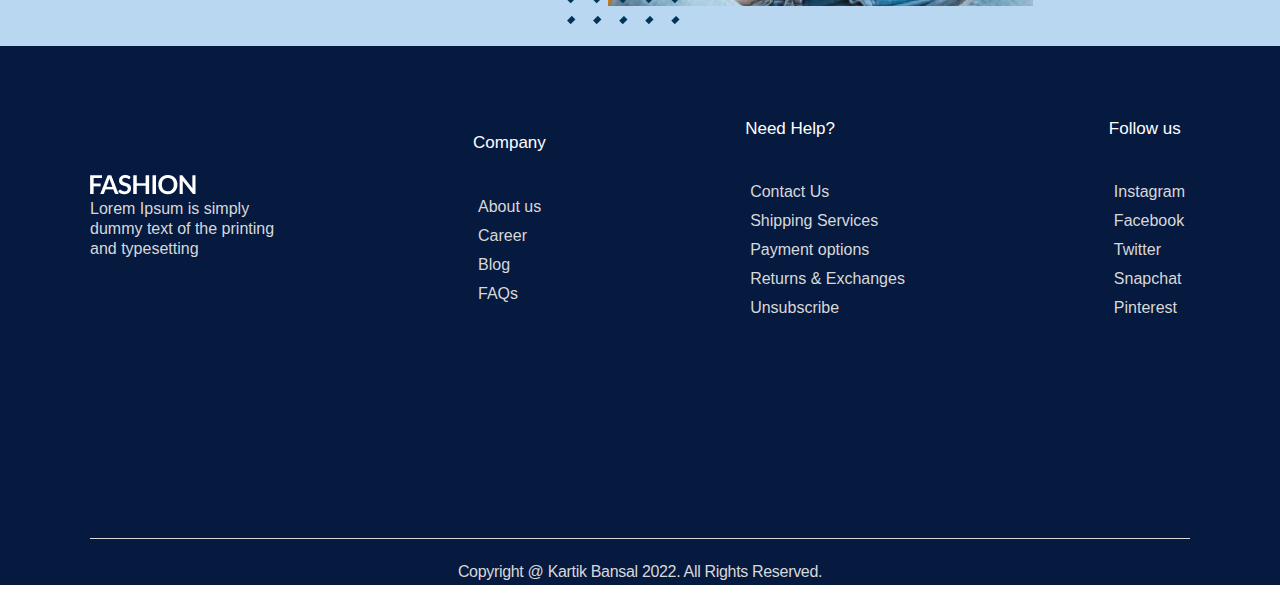
<file: docs/Khadim_Fall_CDSD/index.html>
<!DOCTYPE html>
<html lang="en">
<head>
    <meta charset="UTF-8">
    <meta name="viewport" content="width=device-width, initial-scale=1.0">
    <title>Document</title>
    <link rel="stylesheet" href="style.css">
</head>
<body>
    <div class="container1">
        <header>
            <img src="../Khadim_Fall_CDSD/images/FASHION.png" alt="">
            <nav>
                <ul>
                    <li><a href="#">MEN</a></li>
                    <li><a href="#">WOMAN</a></li>
                    <li><a href="#">KIDS</a></li>
                    <li><a href="#">COLLECTION</a></li>
                    <li><a href="#">TRENDS</a></li>
                </ul>
            </nav>
        </header>
        <div class="bloc1">
            <div class="bloc-texte1">
                <p class="P1">Make Your Style Looks Perfect</p>
                <p class="P2">Our collection will help your fashion looks better and we will provide the best product for you.</p>
                <button class="bouton1">SHOP NOW</button>
            </div>
            <img src="../Khadim_Fall_CDSD/images/image 531.png" alt="" class="img1">
        </div>
    </div>
    <div class="container2">
        <h2 class="titre1">Our Featured Collections</h2>
        <div class="bloc-image">
            <div class="bloc-image1">
                <img src="../Khadim_Fall_CDSD/images/image 532.png" alt="">
                <p class="P3">Frilled Sleeves Midi Dress</p>
                <p class="P4">$200</p>
            </div>
            <div class="bloc-image1">
                <img src="../Khadim_Fall_CDSD/images/image 533.png" alt="">
                <p class="P3">Round Neck Solid Top</p>
                <p class="P4">$150</p>
            </div>
            <div class="bloc-image1">
                <img src="../Khadim_Fall_CDSD/images/image 534.png" alt="">
                <p class="P3">White Rayon Short Blouson Crop Top</p>
                <p class="P4">$250</p>
            </div>
        </div>
    </div>
    <div class="container3">
        <div class="bloc-image2">
            <img src="../Khadim_Fall_CDSD/images/Rectangle 143.png" alt="" class="img2">
            <button class="bouton2">EXPLORE NOW</button>
        </div>
        <div class="bloc-texte2">
            <p class="P5">Best Fashion Brand</p>
            <p class="P6">Lorem ipsum dolor sit amet, consectetur adipiscing elit. Sed ullamcorper congue eros, eget tincidunt ipsum eleifend ut orem ipsum dolor sit amet consectetur adipiscing elit Sed ullamcorper congue eros eleifend ut tincidunt ipsum .</p>
            <div class="box-groupe1">
                <div class="box1">
                    <p class="P7">250+</p>
                    <p class="P8">Store Branches</p>
                </div>
                <div class="box1-1">
                    <p class="P9">7000+</p>
                    <p class="P10">Product Sold</p>
                </div>
                <div class="box1">
                    <p class="P7">3900+</p>
                    <p class="P8">5 Star Reviews</p>
                </div>
            </div>
        </div>
    </div>
    <div class="container4">
        <h2 class="titre1">Our Best Sellers</h2>
        <div class="bloc-image2">
            <div class="bloc-image2-1">
                <img src="../Khadim_Fall_CDSD/images/image 535.png" alt="">
                <p class="P3">Lorem Ipsum</p>
                <p class="P4">$200</p>
            </div>
            <div class="bloc-image2-1">
                <img src="../Khadim_Fall_CDSD/images/image 536.png" alt="">
                <p class="P3">Lorem Ipsum</p>
                <p class="P4">$150</p>
            </div>
            <div class="bloc-image2-1">
                <img src="../Khadim_Fall_CDSD/images/image 537.png" alt="">
                <p class="P3">Lorem Ipsum</p>
                <p class="P4">$250</p>
            </div>
            <div class="bloc-image2-1">
                <img src="../Khadim_Fall_CDSD/images/image 538.png" alt="">
                <p class="P3">Lorem Ipsum</p>
                <p class="P4">$100</p>
            </div>
            <div class="bloc-image2-1">
                <img src="../Khadim_Fall_CDSD/images/image 539.png" alt="">
                <p class="P3">Lorem Ipsum</p>
                <p class="P4">$250</p>
            </div>
            <div class="bloc-image2-1">
                <img src="../Khadim_Fall_CDSD/images/image 540.png" alt="">
                <p class="P3">Lorem Ipsum</p>
                <p class="P4">$300</p>
            </div>
        </div>
    </div>
    <div class="container5">
        <div class="bloc-texte3">
            <h2 class="titre2">Deal Of The Day</h2>
            <p class="P11">Lorem Ipsum is simply dummy text of the printing and <br> typesetting industry. Lorem</p>
            <div class="box-groupe2">
                <div class="box2">
                    <p class="P12">03</p>
                    <p class="P13">Day</p>
                </div>
                <div class="box2">
                    <p class="P12">08</p>
                    <p class="P13">Hour</p>
                </div>
                <div class="box2">
                    <p class="P12">09</p>
                    <p class="P13">Minute</p>
                </div>
            </div>
            <button class="bouton1">SHOP NOW</button>
        </div>
        <img src="../Khadim_Fall_CDSD/images/Mask group.png" alt="" class="img5">
        <img src="../Khadim_Fall_CDSD/images/Union.png" alt="" class="img3">
        <img src="../Khadim_Fall_CDSD/images/Union1.png" alt="" class="img4">
    </div>
    <div class="container6">
        <div class="grp1">
        <div class="item1">
            <img src="../Khadim_Fall_CDSD/images/FASHION1.png" alt="">
            <p class="P14">Lorem Ipsum is simply <br> dummy text of the printing <br> and typesetting </p>
        </div>
        <div class="item2">
            <h4 class="titre3">Company</h4>
            <ul class="liste2">
                <li><a href="#">About us</a></li>
                <li><a href="#">Career</a></li>
                <li><a href="#">Blog</a></li>
                <li><a href="#">FAQs</a></li>
            </ul>
        </div>
        <div class="item2">
            <h4 class="titre3">Need Help?</h4>
            <ul class="liste2">
                <li><a href="#">Contact Us</a></li>
                <li><a href="#">Shipping Services</a></li>
                <li><a href="#">Payment options</a></li>
                <li><a href="#">Returns & Exchanges</a></li>
                <li><a href="#">Unsubscribe</a></li>
            </ul>
        </div>
        <div class="item2">
            <h4 class="titre3">Follow us</h4>
            <ul class="liste2">
                <li><a href="#">Instagram</a></li>
                <li><a href="#">Facebook</a></li>
                <li><a href="#">Twitter</a></li>
                <li><a href="#">Snapchat</a></li>
                <li><a href="#">Pinterest</a></li>
            </ul>
        </div>
        </div>
        <p class="P15">Copyright @ Kartik Bansal 2022. All Rights Reserved.</p>
    </div>
</body>
</html>
</file>
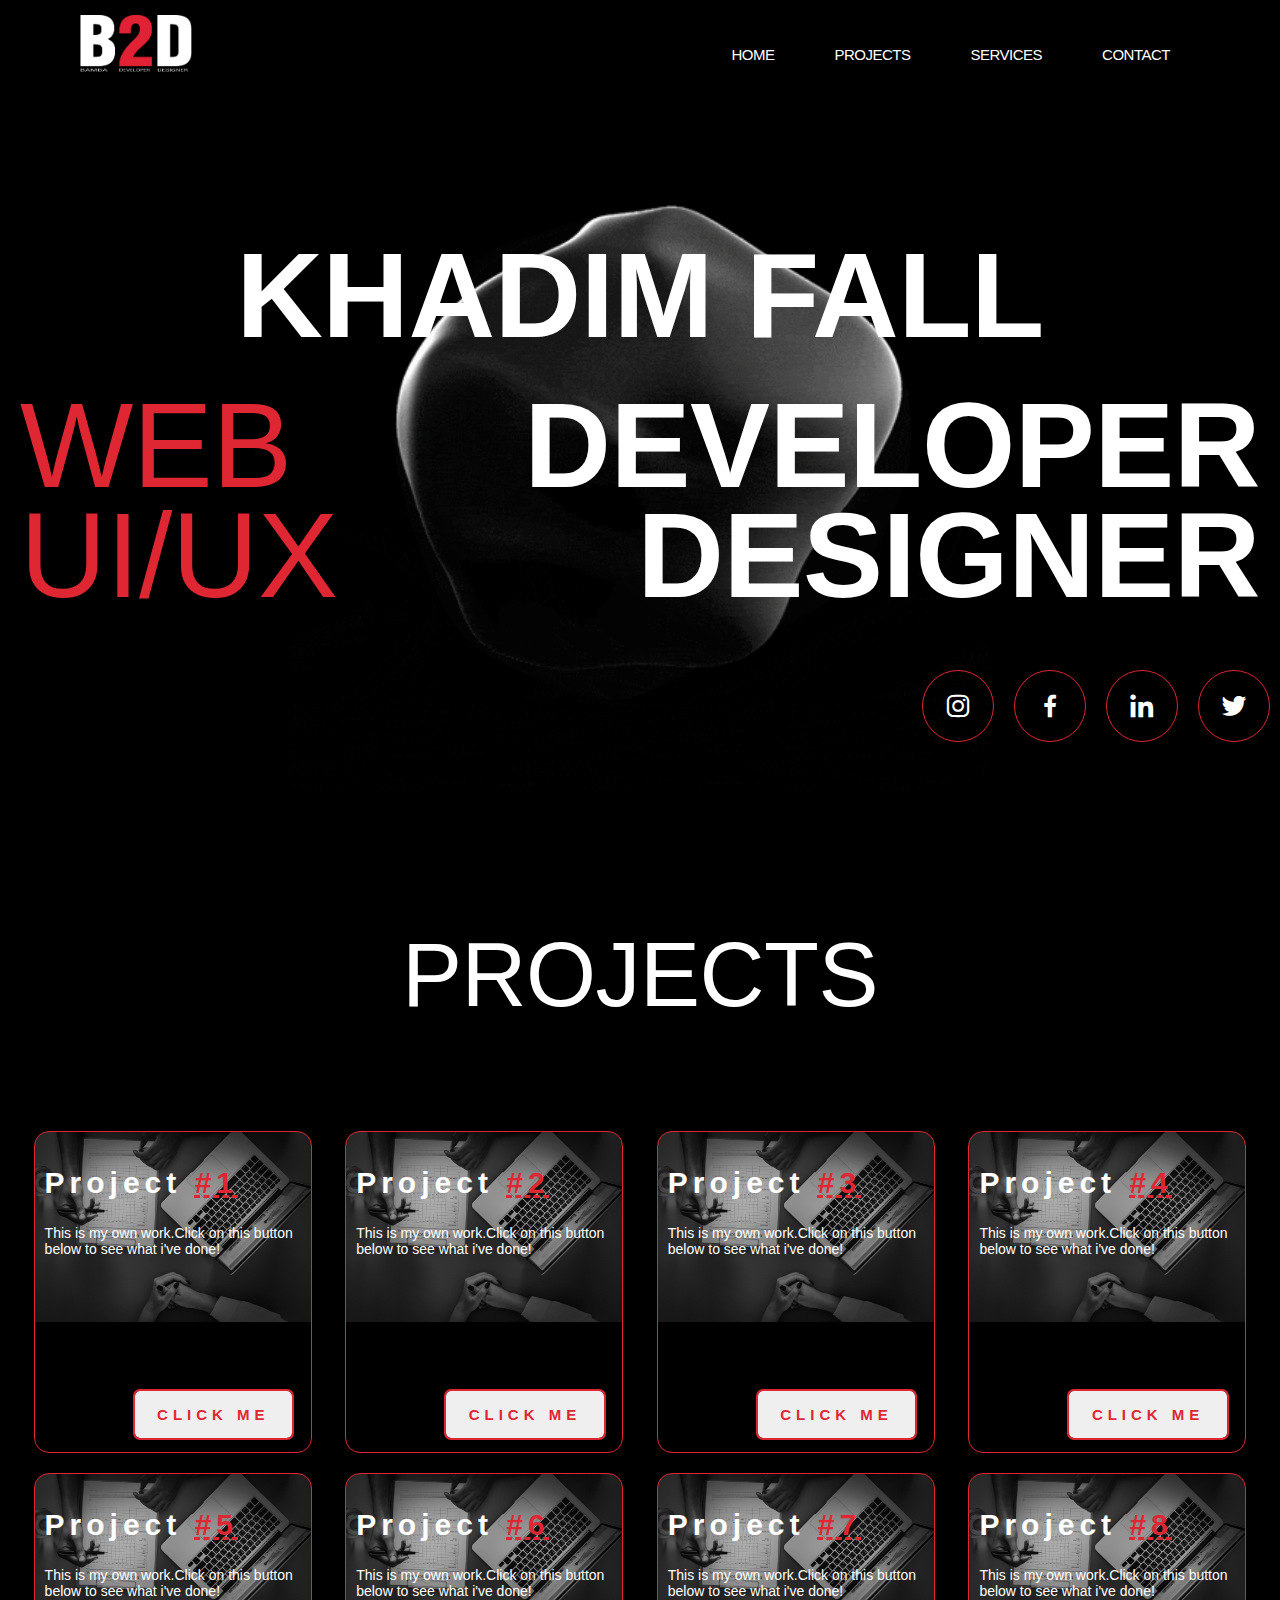
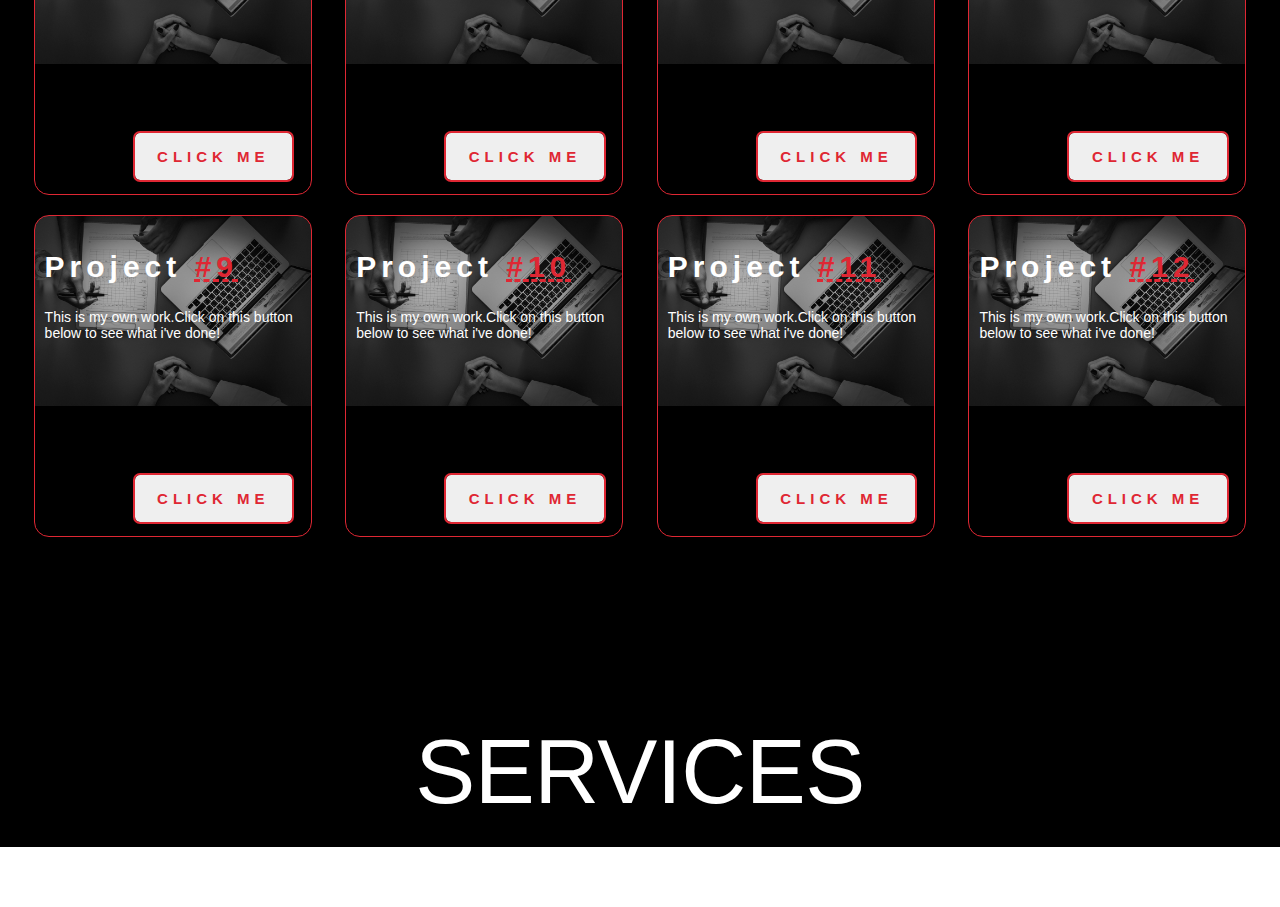
<file: docs/MY_PORTFOLIO/index.html>
<!DOCTYPE html>
<html lang="en">
<head>
    <meta charset="UTF-8">
    <meta name="viewport" content="width=device-width, initial-scale=1.0">
    <title>PORTFOLIO</title>
    <link rel="stylesheet" href="style.css">
    <link href='https://unpkg.com/boxicons@2.1.4/css/boxicons.min.css' rel='stylesheet'>
    <link rel="shortcut icon" href="../MY_PORTFOLIO/images/B2DNOIR.svg" type="image/x-icon">
</head>
<body>
    <div class="container1">
        <header>
            <img src="../MY_PORTFOLIO/images/B2DBLANC.png" alt="" class="logo">
            <nav>
                <ul class="menu">
                    <li><a href="index.html">HOME</a></li>
                    <li><a href="#">PROJECTS</a></li>
                    <li><a href="#">SERVICES</a></li>
                    <li><a href="#">CONTACT</a></li>
                </ul>
            </nav>
        </header>
        <div class="gif">
             <img src="../MY_PORTFOLIO/images/DO5-2.gif" alt="" class="image-gif">
        </div>
        <p class="nom">KHADIM FALL</p>
        <div class="domaine">                                       
            <p class="P1">WEB</p>
            <p class="P2"> DEVELOPER</p>
        </div>
        <div class="domaine2">                                       
            <p class="P1">UI/UX</p>
            <p class="P2"> DESIGNER</p>
        </div>
        <div class="RS">
            <a href="#"><i class='bx bxl-instagram'></i></a>
            <a href="#"><i class='bx bxl-facebook'></i></a>
            <a href="#"><i class='bx bxl-linkedin' ></i></a>
            <a href="#"><i class='bx bxl-twitter' ></i></a>
        </div>
    </div>
    <div class="container2">
        <h1>PROJECTS</h1>
        <div class="bloc1">
            <div class="card">
                <h2>Project <span>#1</span></h2>
                <p>This is my own work.Click on this button below to see what i've done!</p>
                <a href="../TP1/TP1.html" target="_blank"><button class="button">Click me</button></a>
            </div>
            <div class="card">
                <h2>Project <span>#2</span></h2>
                <p>This is my own work.Click on this button below to see what i've done!</p>
                <a href="../TP1/TP2.html" target="_blank"><button class="button">Click me</button></a>
            </div>
            <div class="card">
                <h2>Project <span>#3</span></h2>
                <p>This is my own work.Click on this button below to see what i've done!</p>
                <a href="../DIV/index.html" target="_blank"><button class="button">Click me</button></a>
            </div>
            <div class="card">
                <h2>Project <span>#4</span></h2>
                <p>This is my own work.Click on this button below to see what i've done!</p>
                <a href="../DIV/index1.html" target="_blank"><button class="button">Click me</button></a>
            </div>
            <div class="card">
                <h2>Project <span>#5</span></h2>
                <p>This is my own work.Click on this button below to see what i've done!</p>
                <a href="../DIV/index2.html" target="_blank"><button class="button">Click me</button></a>
            </div>
            <div class="card">
                <h2>Project <span>#6</span></h2>
                <p>This is my own work.Click on this button below to see what i've done!</p>
                <a href="../DIV/essai/e.html" target="_blank"><button class="button">Click me</button></a>
            </div>
            <div class="card">
                <h2>Project <span>#7</span></h2>
                <p>This is my own work.Click on this button below to see what i've done!</p>
                <a href="../DIV/essai/essai.html" target="_blank"><button class="button">Click me</button></a>
            </div>
            <div class="card">
                <h2>Project <span>#8</span></h2>
                <p>This is my own work.Click on this button below to see what i've done!</p>
                <a href="../TP2HTML/index.html" target="_blank"><button class="button">Click me</button></a>
            </div>
            <div class="card">
                <h2>Project <span>#9</span></h2>
                <p>This is my own work.Click on this button below to see what i've done!</p>
                <a href="../TP2HTML/index2.html" target="_blank"><button class="button">Click me</button></a>
            </div>
            <div class="card">
                <h2>Project <span>#10</span></h2>
                <p>This is my own work.Click on this button below to see what i've done!</p>
                <a href="../TP2HTML/maquette.html" target="_blank"><button class="button">Click me</button></a>
            </div>
            <div class="card">
                <h2>Project <span>#11</span></h2>
                <p>This is my own work.Click on this button below to see what i've done!</p>
                <a href="../TP_BINOME/index.html" target="_blank"><button class="button">Click me</button></a>
            </div>
            <div class="card">
                <h2>Project <span>#12</span></h2>
                <p>This is my own work.Click on this button below to see what i've done!</p>
                <a href="../Khadim_Fall_CDSD/index.html" target="_blank"><button class="button">Click me</button></a>
            </div>
        </div>
    </div>
    <div class="container3">
        <h1>SERVICES</h1>
    </div>
    <div class="container4"></div>

</body>
</html>
</file>
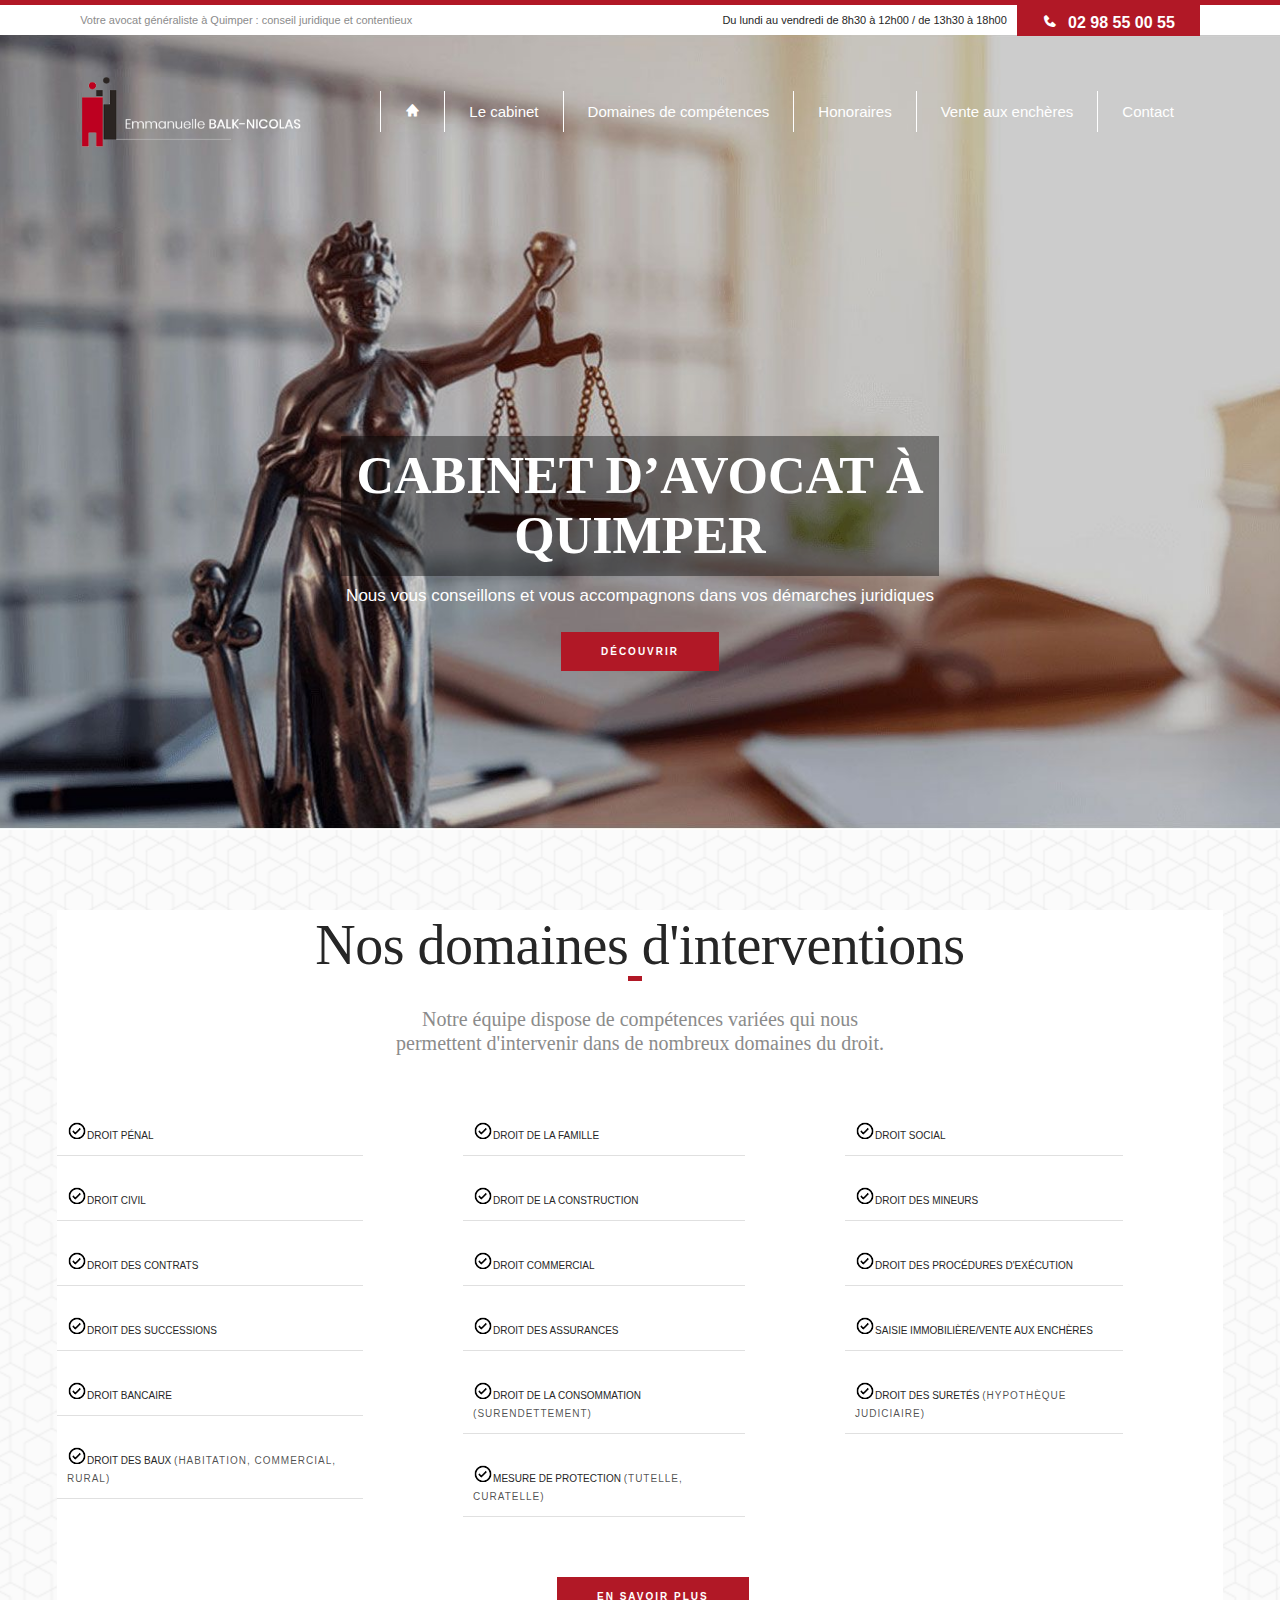
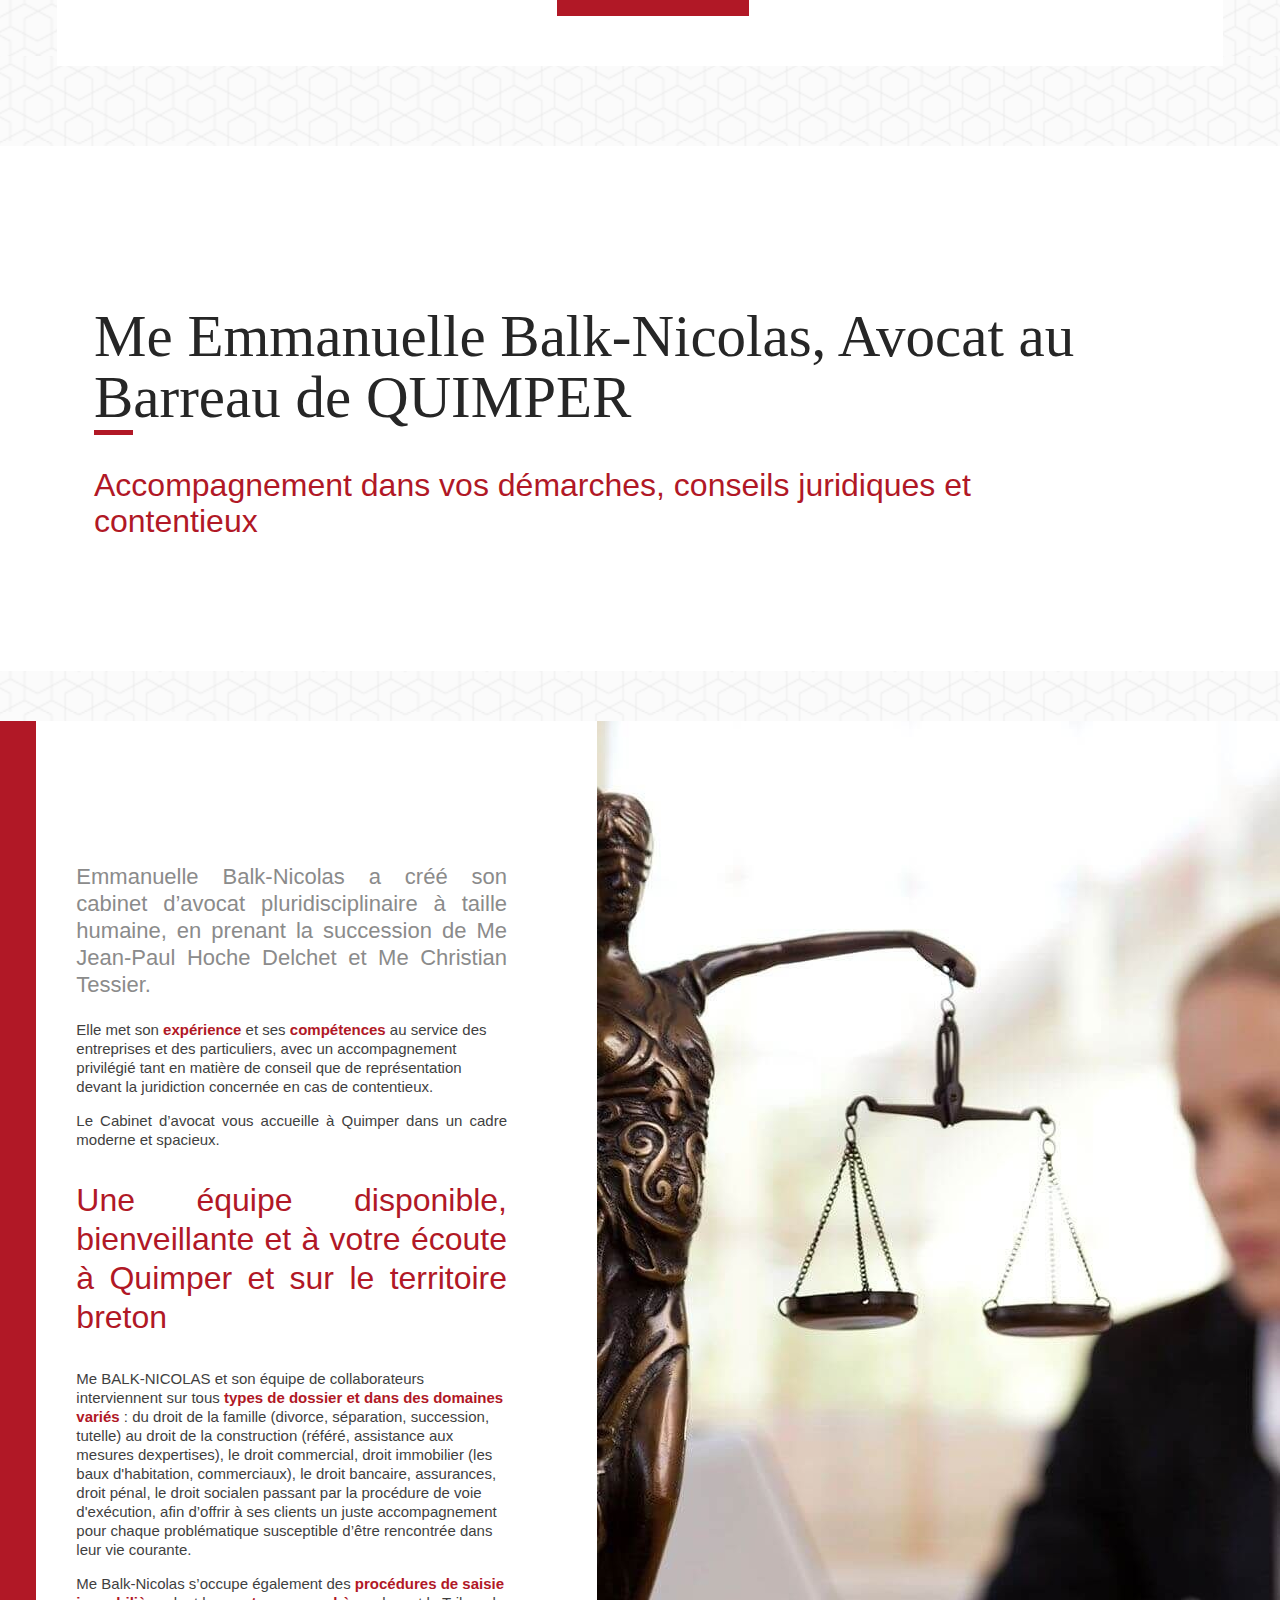
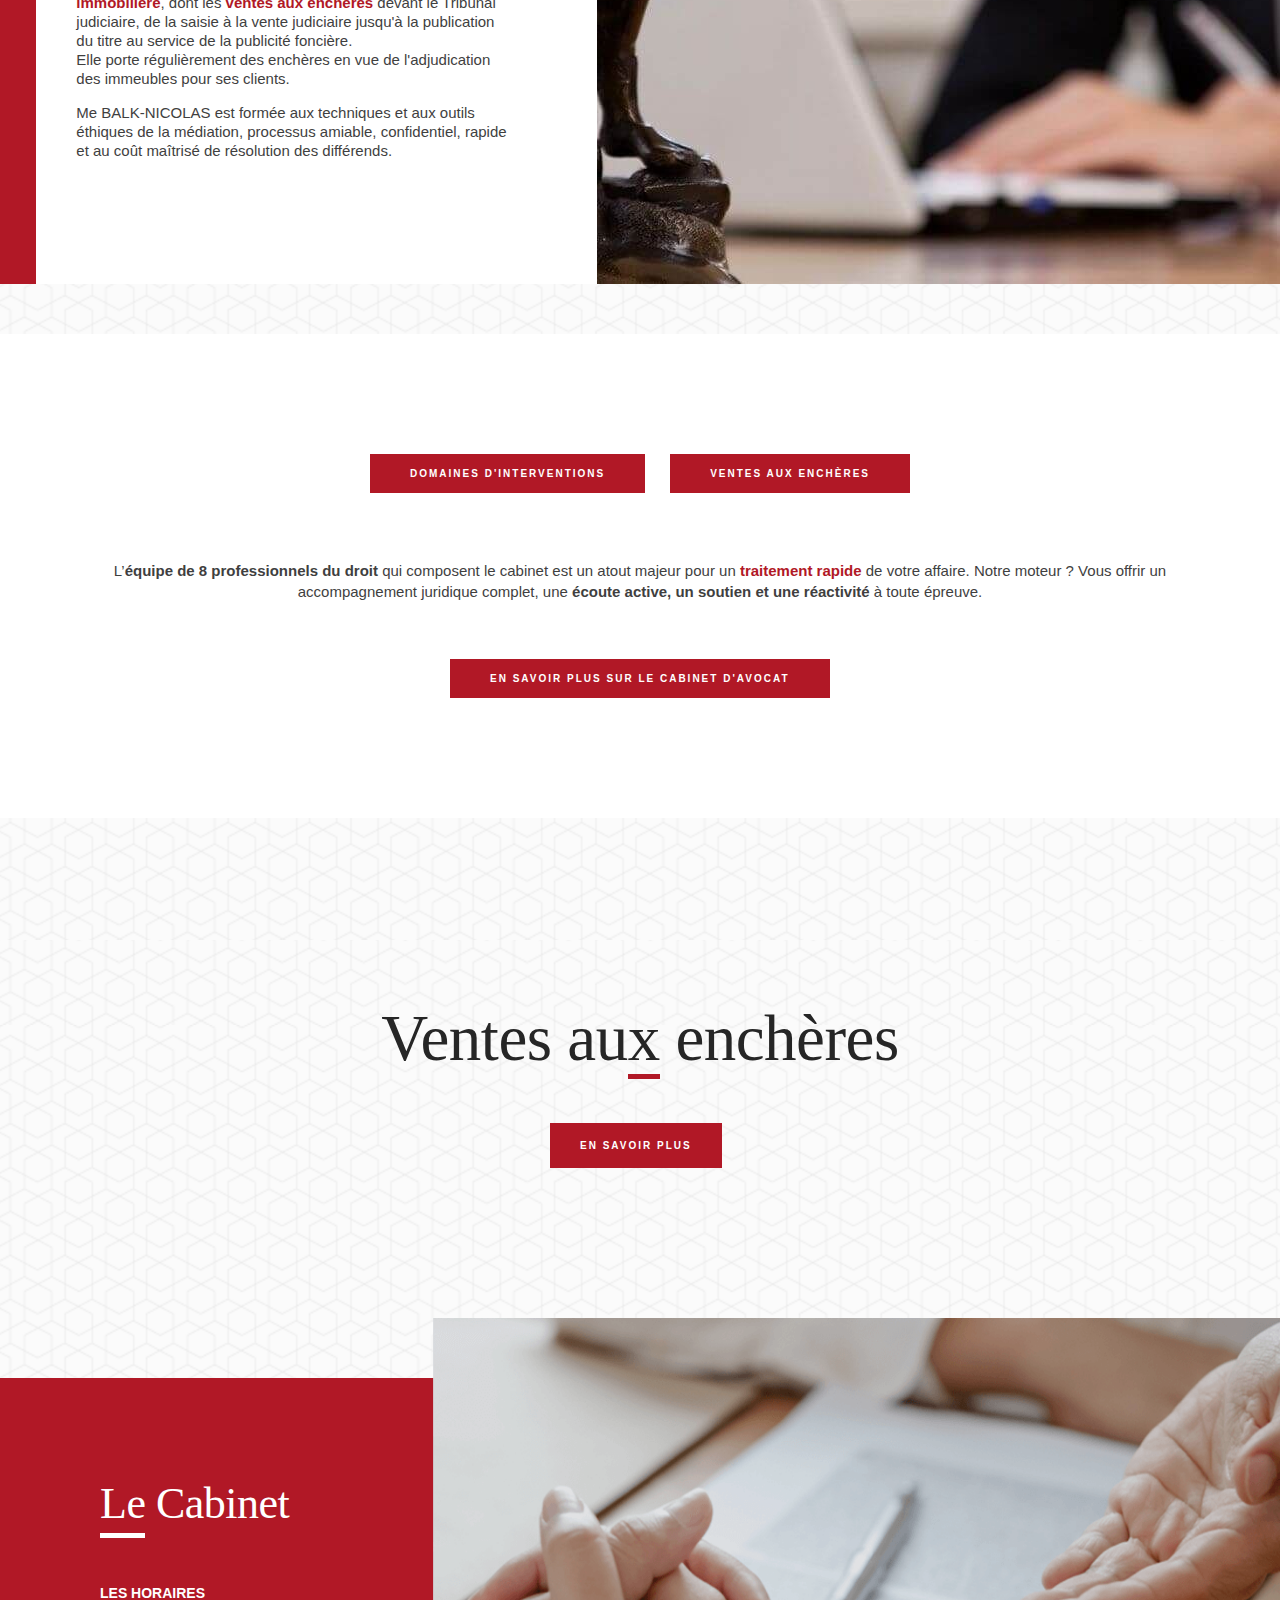
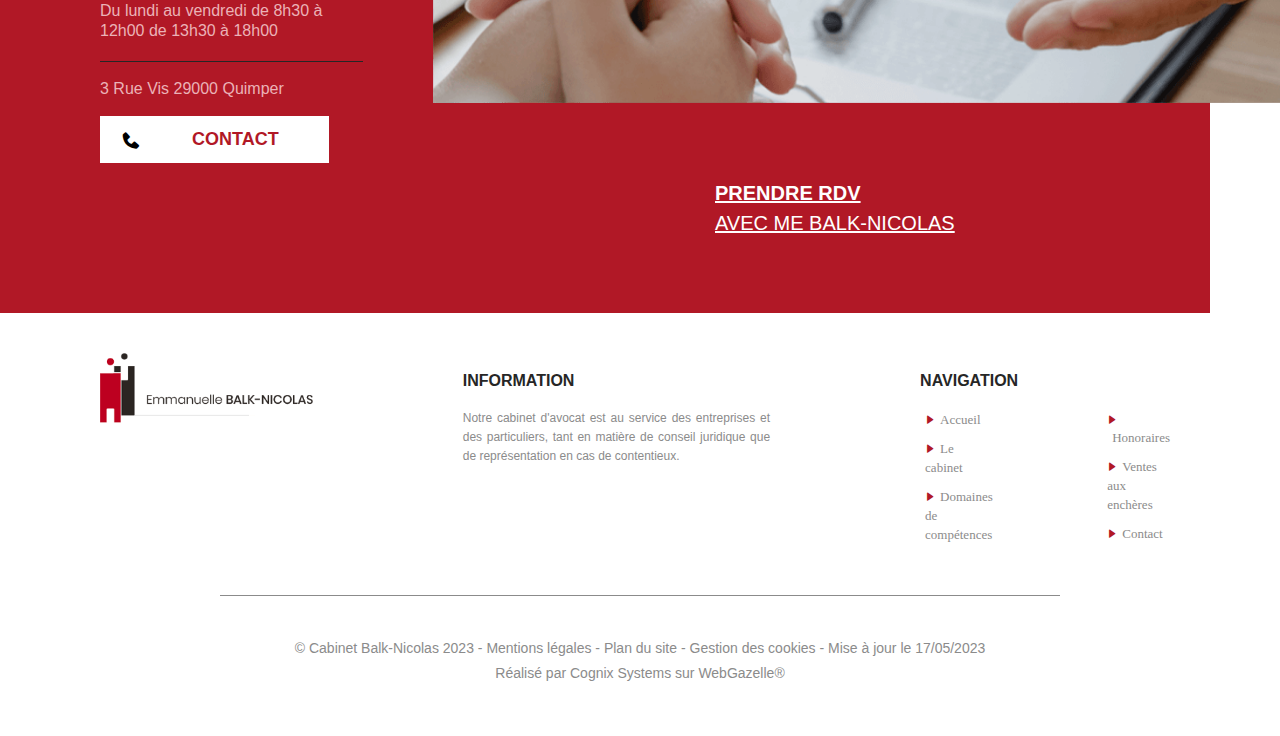
<file: docs/TP_BINOME/index.html>
<!DOCTYPE html>
<html lang="en">
<head>
    <meta charset="UTF-8">
    <meta name="viewport" content="width=device-width, initial-scale=1.0">
    <title>Avocat généraliste à Quimper</title>
    <link rel="stylesheet" href="style.css">
    <link href='https://unpkg.com/boxicons@2.1.4/css/boxicons.min.css' rel='stylesheet'>
    <link rel='stylesheet' href='https://cdn-uicons.flaticon.com/2.0.0/uicons-solid-rounded/css/uicons-solid-rounded.css'>
    <link rel="shortcut icon" href="../TP_BINOME/images/favicon-logo.png" type="image/x-icon">
</head>
<body>
    <div class="box1">
        <div class="blanc">
            <p class="p1">Votre avocat généraliste à Quimper : conseil juridique et contentieux</p>
            <p class="p2">Du lundi au vendredi de 8h30 à 12h00 / de 13h30 à 18h00</p>
            <p class="p3"><i class='bx bxs-phone' style="padding: 0px 10px 0px 0px;"></i>02 98 55 00 55</p>
        </div>
    </div>
    <div class="container1">
        <header>
            <img src="../TP_BINOME/images/header_logo.png" alt="" class="logo">
            <nav>
                <ul>
                    <li><a href="index.html"><i class='bx bxs-home'></i></a></li>
                    <li><a href="Le cabinet.html">Le cabinet</a></li>
                    <li><a href="Domaines de compétences.html">Domaines de compétences</a></li>
                    <li><a href="Honoraires.html">Honoraires</a></li>
                    <li><a href="Vente aux enchères.html">Vente aux enchères</a></li>
                    <li><a href="Contact.html">Contact</a></li>
                </ul>
            </nav>
        </header>
        <div class="box2">
            <h2 class="titre1">CABINET D’AVOCAT À <br> QUIMPER</h2>
            <p class="p4">Nous vous conseillons et vous accompagnons dans vos démarches juridiques</p>
            <button class="bouton1">découvrir</button>
        </div>
    </div>
    <div class="container2">
        <p class="p5">Nos domaines<span style="border-bottom: 5px solid #b11826;">&nbsp;</span>d'interventions</p>
        <p class="p6">Notre équipe dispose de compétences variées qui nous permettent d'intervenir dans de nombreux domaines du droit.</p>
        <div class="box3">
            <ul class="L2">
                <a href="#"><li>droit pénal</li></a>
                <a href="#"><li>droit civil</li></a>
                <a href="#"><li>droit des contrats</li></a>
                <a href="#"><li>droit des successions</li></a>
                <a href="#"><li>droit bancaire</li></a>
                <a href="#"><li>droit des baux <span style="color: rgba(0, 0, 0, 0.7);font-size: 10px;font-weight: lighter;letter-spacing: 1px;">(habitation, commercial, rural)</span></li></a>
            </ul>
            <ul class="L2">
                <a href="#"><li>droit de la famille</li></a>
                <a href="#"><li>droit de la construction</li></a>
                <a href="#"><li>droit commercial</li></a>
                <a href="#"><li>droit des assurances</li></a>
                <a href="#"><li>droit de la consommation <span style="color: rgba(0, 0, 0, 0.7);font-size: 10px;font-weight: lighter;letter-spacing: 1px;">(surendettement)</span></li></a>
                <a href="#"><li>mesure de protection <span style="color: rgba(0, 0, 0, 0.7);font-size: 10px;font-weight: lighter;letter-spacing: 1px;">(tutelle, curatelle)</span></li></a>
            </ul>
            <ul class="L2">
                <a href="#"><li>droit social</li></a>
                <a href="#"><li>droit des mineurs</li></a>
                <a href="#"><li>droit des procédures d'exécution</li></a>
                <a href="#"><li>saisie immobilière/vente aux enchères</li></a>
                <a href="#"><li>droit des suretés <span style="color: rgba(0, 0, 0, 0.7);font-size: 10px;font-weight: lighter;letter-spacing: 1px;">(hypothèque judiciaire)</span></li></a>
            </ul>
        </div>
        <button class="bouton2">en savoir plus</button>
    </div>
    <div class="container3">
        <h1 class="titre2">Me Emmanuelle Balk-Nicolas, Avocat au <span style="border-bottom: 5px solid #b11826;">B</span>arreau de QUIMPER </h1>
        <h3 class="titre3">Accompagnement dans vos démarches, conseils juridiques et contentieux</h3>
    </div>
    <div class="container4">
        <div class="rectangle-rouge"></div>
        <div class="bloc-texte">
            <p class="p7">Emmanuelle Balk-Nicolas a créé son cabinet d’avocat pluridisciplinaire à taille humaine, 
                en prenant la succession de Me Jean-Paul Hoche Delchet et Me Christian Tessier.</p>
            <p class="p8">Elle met son <span class="important">expérience</span> et ses <span class="important">compétences</span> au service des entreprises et des particuliers, 
                avec un accompagnement privilégié tant en matière de conseil que de représentation devant la juridiction 
                concernée en cas de contentieux.</p>
            <p class="p9">Le Cabinet d’avocat vous accueille à Quimper dans un cadre moderne et spacieux.</p>
            <p class="p10">Une équipe disponible, bienveillante et à votre écoute à Quimper et sur le territoire breton </p>
            <p class="p11">Me BALK-NICOLAS et son équipe de collaborateurs interviennent sur tous <span class="important">types de dossier et 
                dans des domaines variés</span> : du droit de la famille (divorce, séparation, succession, tutelle) au droit 
                de la construction (référé, assistance aux mesures dexpertises), le droit commercial, droit immobilier
                (les baux d'habitation, commerciaux), le droit bancaire, assurances,  droit pénal, le droit socialen
                passant par la procédure de voie d'exécution,  afin d’offrir à ses clients un juste accompagnement
                pour chaque problématique susceptible d’être rencontrée dans leur vie courante.</p>
            <p class="p12">Me Balk-Nicolas s’occupe également des <span class="important">procédures de saisie immobilière</span>, dont les <span class="important">ventes 
                aux enchères</span> devant le Tribunal judiciaire, de la saisie à la vente judiciaire jusqu'à la publication
                du titre au service de la publicité foncière. <br> Elle porte régulièrement des enchères en vue de
                l'adjudication des immeubles pour ses clients.</p>
            <p class="p13">Me BALK-NICOLAS est formée aux techniques et aux outils éthiques de la médiation,
                processus amiable, confidentiel, rapide et au coût maîtrisé de résolution des différends.</p>
        </div>
        <img src="../TP_BINOME/images/avocat-bailleux-balk-nicolas-quimper.jpg" alt="" class="img1">
    </div>
    <div class="container5">
        <div class="bouton-groupe">
            <button class="bouton3">domaines d'interventions</button>
            <button class="bouton3">ventes aux enchères</button>
        </div>
        <p class="p14">L’<strong>équipe de 8 professionnels du droit</strong>  qui composent le cabinet est un atout majeur pour
             un <strong style="color: #b11826;">traitement rapide</strong> de votre affaire. Notre moteur ? Vous offrir un accompagnement juridique complet,
              une <strong>écoute active, un soutien et une réactivité</strong> à toute épreuve.</p>
        <button class="bouton4">en savoir plus sur le cabinet d'avocat</button>
    </div>
    <div class="container6">
        <h2 class="titre4">Ventes au<span style="border-bottom:5px solid #b11826 ;">x</span> enchères</h2>
        <button class="bouton5">en savoir plus </button>
    </div>
    <div class="arriere-plan">
        <div class="container7">
            <div class="bloc1">
                <h2 class="titre5"><span style="border-bottom:5px solid #FFFFFF;padding-bottom: 5px;">Le</span> Cabinet</h2>
                <p class="p15">LES HORAIRES</p>
                <p class="p16">Du lundi au vendredi de 8h30 à 12h00 de 13h30 à 18h00</p>
                <div class="bloc2">
                    <i class="fi fi-sr-marker" style="color: #FFFFFF;"></i>
                    <p class="p17">3 Rue Vis 29000 Quimper</p>
                </div>
                <div class="bloc3">
                    <i class='bx bxs-phone' style="font-size: 22px;"></i>
                    <button class="bouton6">CONTACT</button>
                </div>
            </div>
            <img src="../TP_BINOME/images/contact.png" alt="" class="img2">
        </div>
        <button class="bouton7"><strong>PRENDRE RDV</strong> <br> AVEC ME BALK-NICOLAS</button>
    </div>
    <div class="container8">
        <img src="../TP_BINOME/images/footer_logo.png" alt="">
        <div class="bloc4">
            <h3>INFORMATION</h3>
            <p>Notre cabinet d'avocat est au service des entreprises et des particuliers, tant en matière de conseil juridique que de représentation en cas de contentieux.</p>
        </div>
        <div class="bloc5">
            <h3>NAVIGATION</h3>
            <div class="item1">
                <div class="bloc5-1">
                    <ul>
                        <li><i class='bx bxs-right-arrow'></i><a href="#">Accueil</a></li>
                        <li><i class='bx bxs-right-arrow'></i><a href="#">Le cabinet</a></li>
                        <li><i class='bx bxs-right-arrow'></i><a href="#">Domaines de compétences</a></li>
                    </ul>
                </div>
                <div class="bloc5-2">
                    <ul>
                        <li><i class='bx bxs-right-arrow'></i><a href="#">Honoraires</a></li>
                        <li><i class='bx bxs-right-arrow'></i><a href="#">Ventes aux enchères</a></li>
                        <li><i class='bx bxs-right-arrow'></i><a href="#">Contact</a></li>
                    </ul>
                </div>
            </div>
        </div>
    </div>
    <div class="bloc6">
        <p>© Cabinet Balk-Nicolas 2023 - <a href="#">Mentions légales</a> - <a href="#">Plan du site</a> - <a href="#">Gestion des cookies</a> - Mise à jour le 17/05/2023
            Réalisé par <a href="#">Cognix Systems</a> sur <a href="#">WebGazelle</a>®
          </p>
    </div>

</body>
</html>
</file>
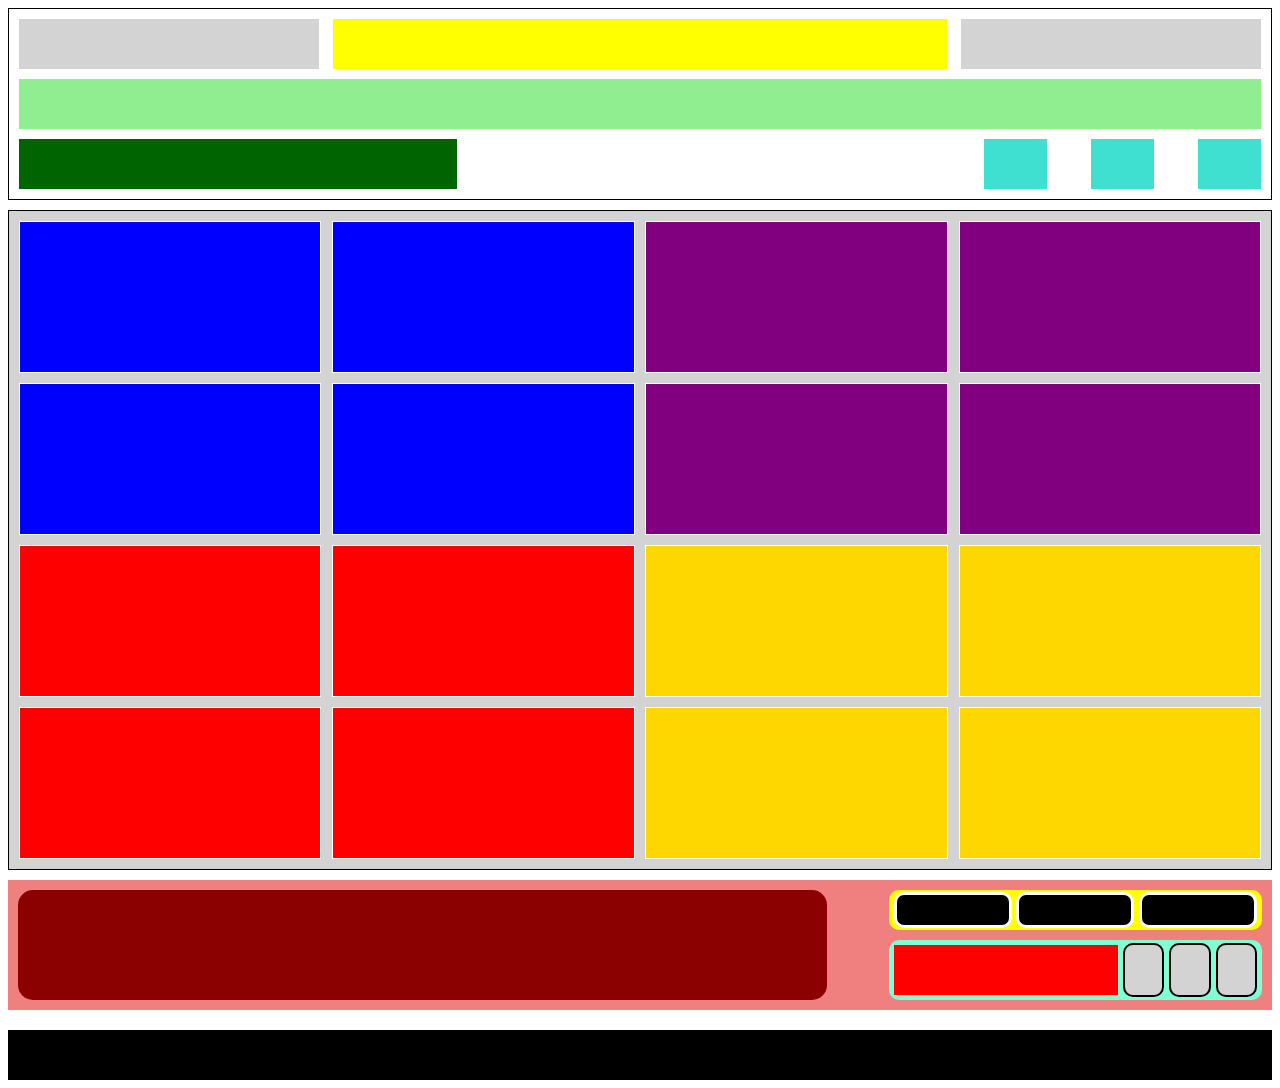
<file: docs/essai/e.html>
<!DOCTYPE html>
<html>
<head>
	<meta charset="utf-8">
	<meta name="viewport" content="width=device-width, initial-scale=1">
	<link rel="stylesheet" type="text/css" href="e.css">
	<title> TP 5 </title>
</head>
<body>
	<div class="container1">
		<div class="gris"></div>
		<div class="jaune"></div>
		<div class="gris"></div>
		<div class="vert"></div>
		<div class="noir"></div>
		<div class="white"></div>
		<div class="turquoise"></div>
		<div class="turquoise"></div>
		<div class="turquoise"></div>
	</div>

	<div class="container2">
		<div class="bleu"></div>
		<div class="bleu"></div>
		<div class="violet"></div>
		<div class="violet"></div>
		<div class="bleu"></div>
		<div class="bleu"></div>
		<div class="violet"></div>
		<div class="violet"></div>
		<div class="rouge"></div>
		<div class="rouge"></div>
		<div class="or"></div>
		<div class="or"></div>
		<div class="rouge"></div>
		<div class="rouge"></div>
		<div class="or"></div>
		<div class="or"></div>
	</div>

	<div class="container3">
		<div class="item1"></div>
	<div class="bloc1">
		<div class="item2">
			<div class="item2_1"></div>
			<div class="item2_1"></div>
			<div class="item2_1"></div>
		</div>
		<div class="item3">
			<div class="item3_1"></div>
			<div class="item3_2"></div>
			<div class="item3_2"></div>
			<div class="item3_2"></div>
		</div>
	</div>
	</div>
	<div class="item4"></div>

</body>
</html>
</file>
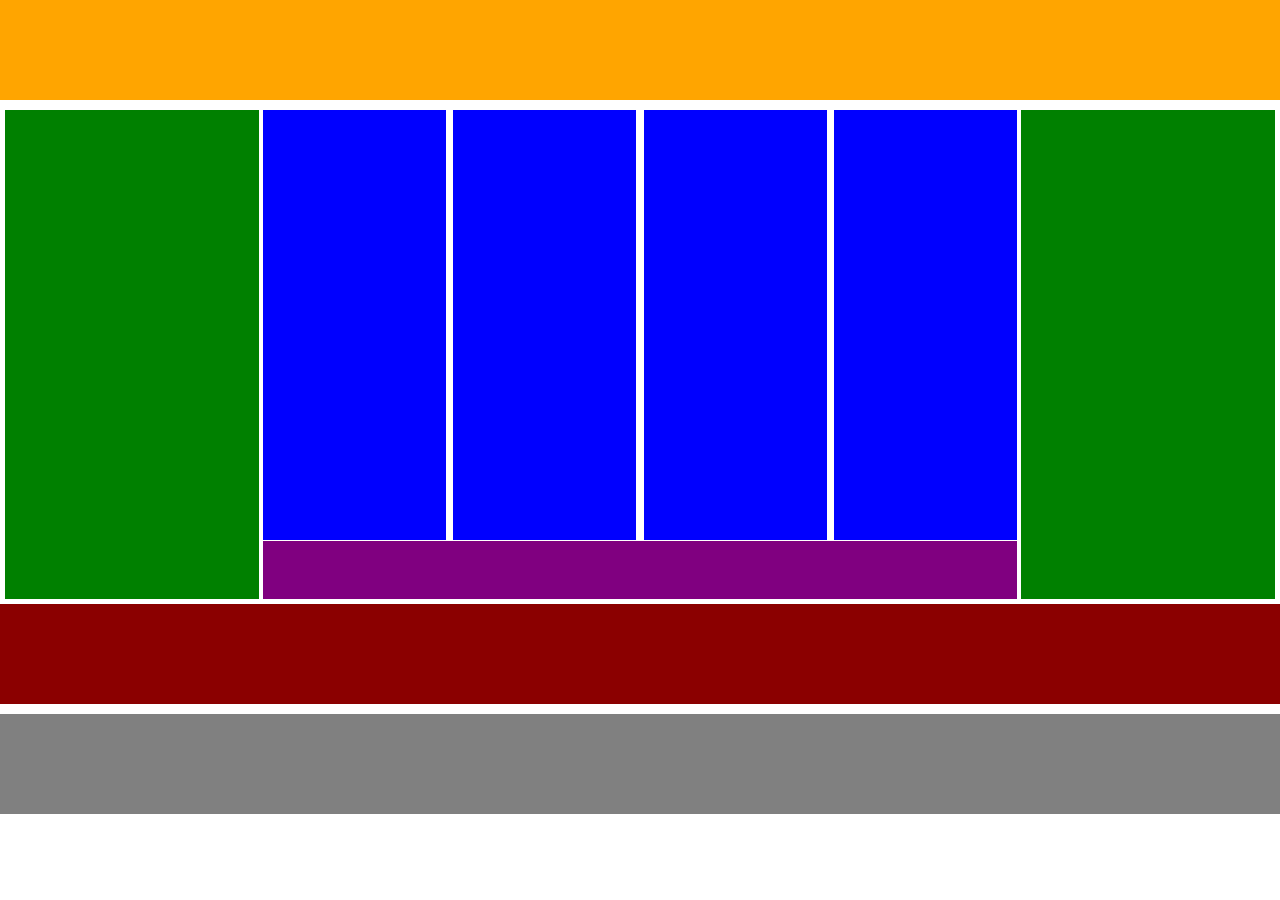
<file: docs/essai/essai.html>
<!DOCTYPE html>
<html>
<head>
	<meta charset="utf-8">
	<meta name="viewport" content="width=device-width, initial-scale=1">
	<link rel="stylesheet" type="text/css" href="essai.css">
	<title> TP4 </title>
</head>
<body>
	<div class="orange"></div>
	<div class="bloc">
		<div class="vert"></div>
		<div class="container">
			<div class="bleu"></div>
			<div class="bleu"></div>
			<div class="bleu"></div>
			<div class="bleu"></div>
			<div class="violet"></div>
		</div>
		<div class="vert"></div>
	</div>
	<div class="marron"></div>
	<div class="gris"></div>
</body>
</html>
</file>
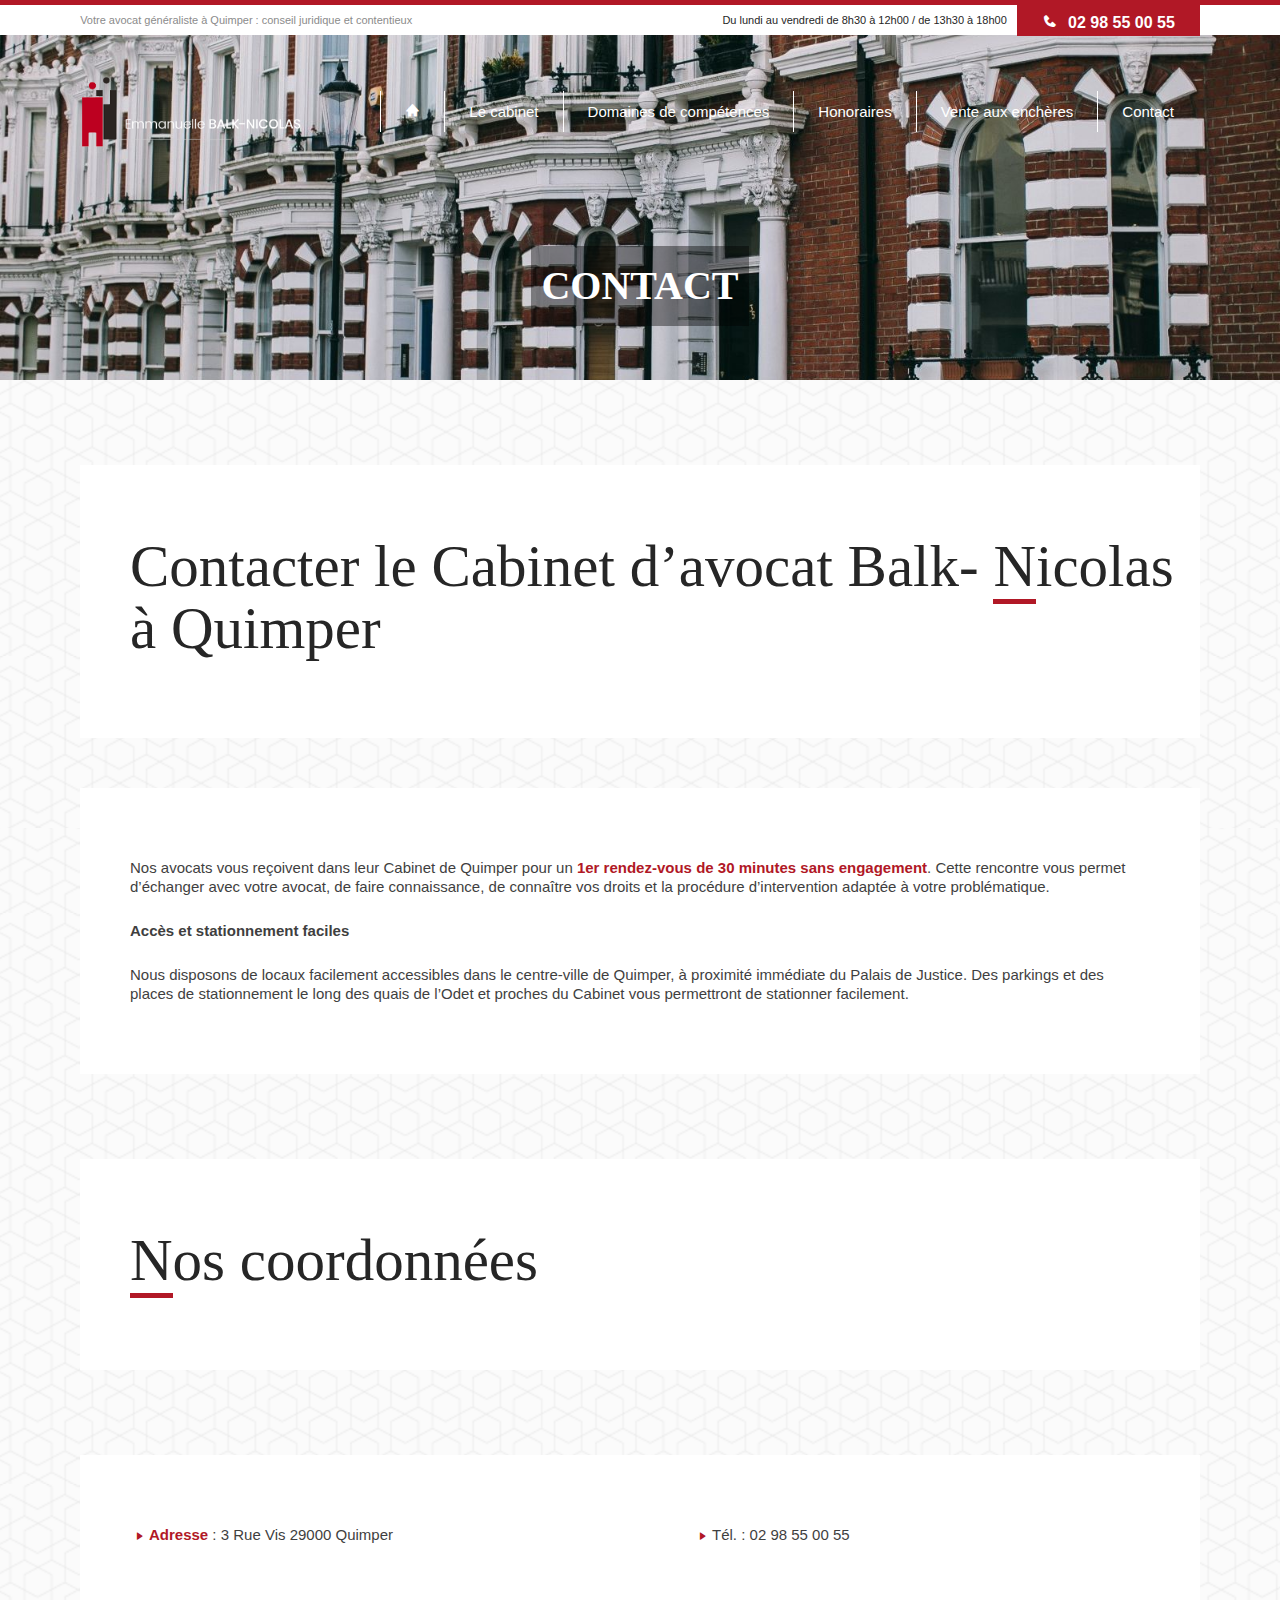
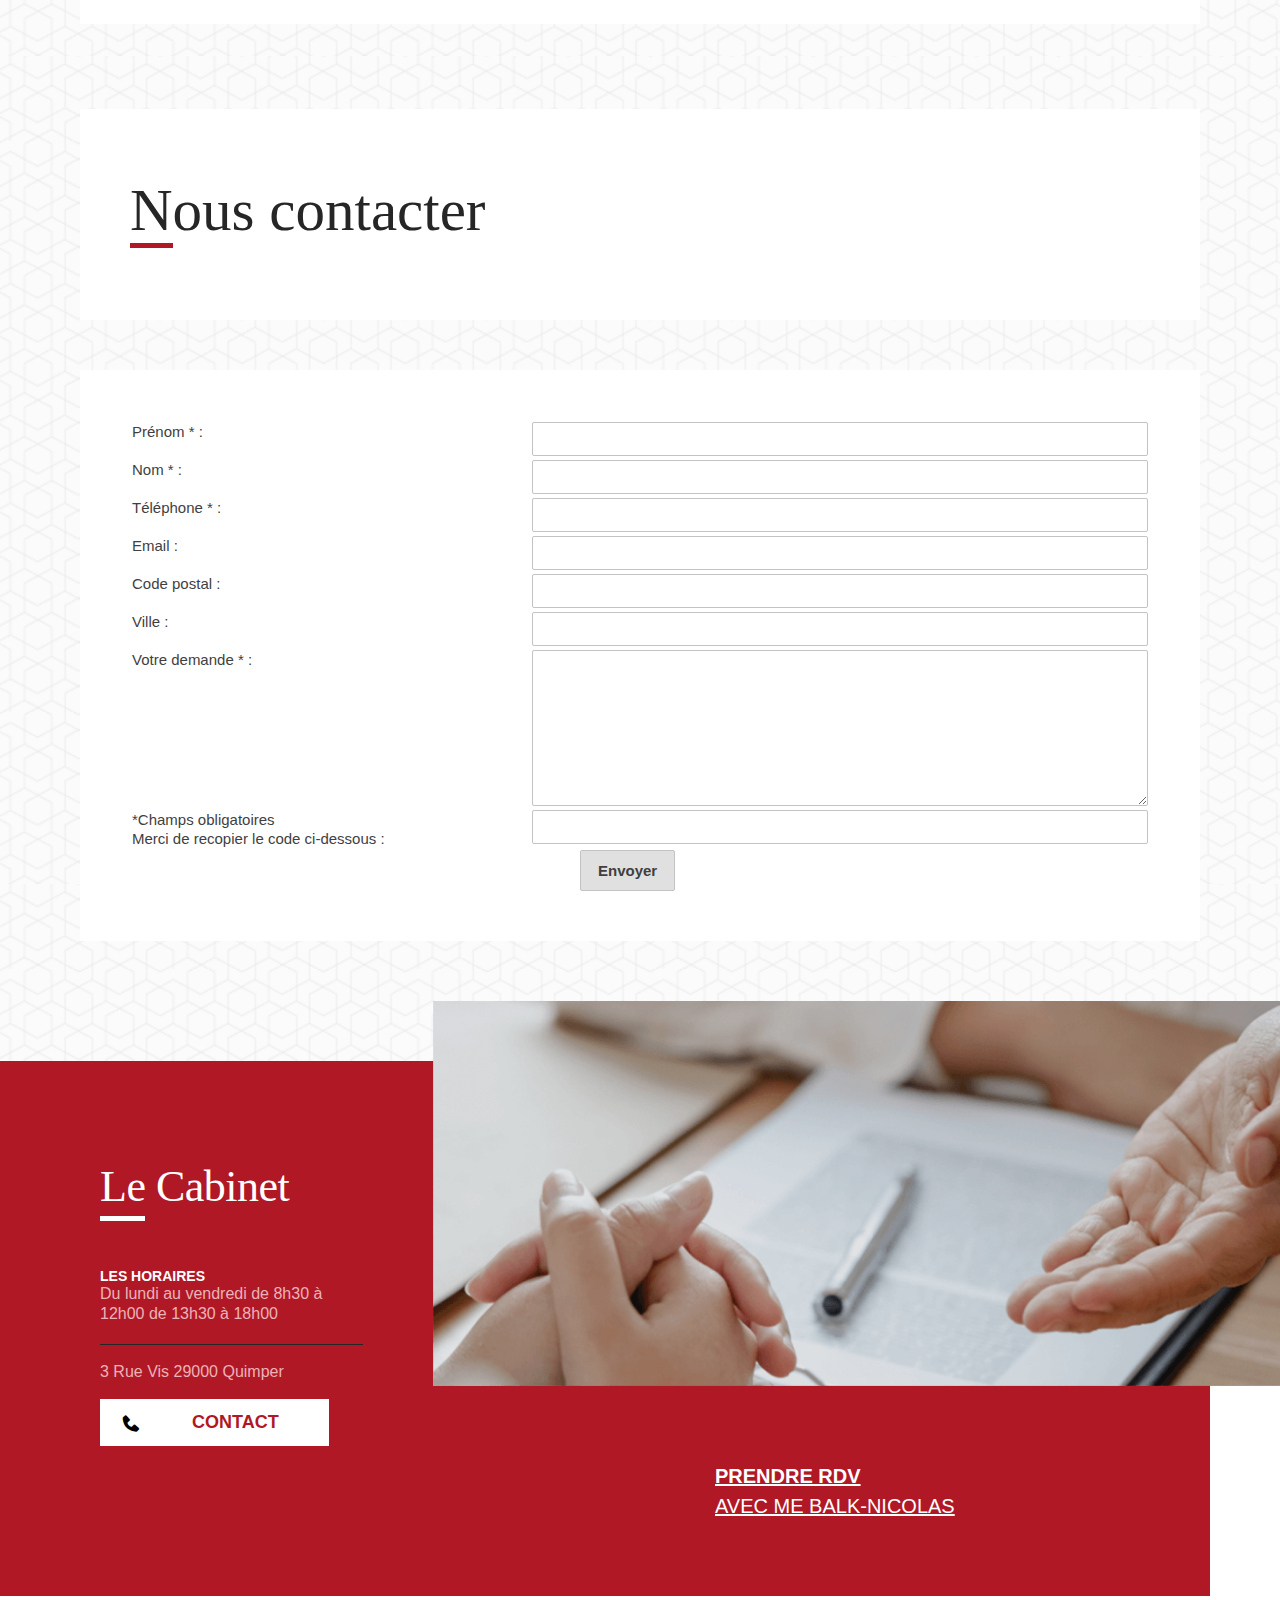
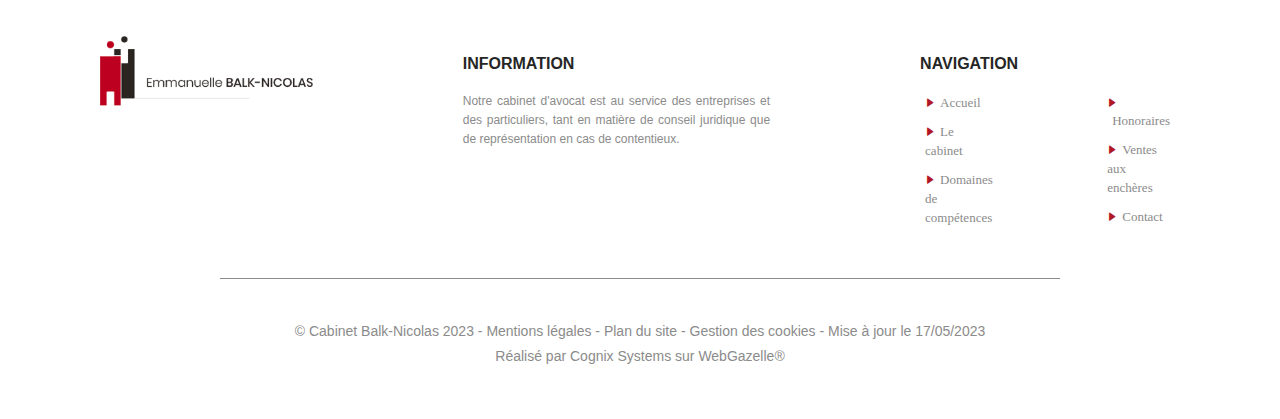
<file: docs/TP_BINOME/Contact.html>
<!DOCTYPE html>
<html lang="en">
<head>
    <meta charset="UTF-8">
    <meta name="viewport" content="width=device-width, initial-scale=1.0">
    <title>Contact &nbsp; | Cabinet Bailleux Balk-Nicolas Quimper</title>
    <link rel="stylesheet" href="contact.css">
    <link href='https://unpkg.com/boxicons@2.1.4/css/boxicons.min.css' rel='stylesheet'>
    <link rel='stylesheet' href='https://cdn-uicons.flaticon.com/2.0.0/uicons-solid-rounded/css/uicons-solid-rounded.css'>
    <link rel="shortcut icon" href="../TP_BINOME/images/favicon-logo.png" type="image/x-icon">
</head>
<body>
    <div class="box1">
        <div class="blanc">
            <p class="p1">Votre avocat généraliste à Quimper : conseil juridique et contentieux</p>
            <p class="p2">Du lundi au vendredi de 8h30 à 12h00 / de 13h30 à 18h00</p>
            <p class="p3"><i class='bx bxs-phone' style="padding: 0px 10px 0px 0px;"></i>02 98 55 00 55</p>
        </div>
    </div>
    <div class="container1">
        <header>
            <img src="../TP_BINOME/images/header_logo.png" alt="" class="logo">
            <nav>
                <ul>
                    <li><a href="index.html"><i class='bx bxs-home'></i></a></li>
                    <li><a href="Le cabinet.html">Le cabinet</a></li>
                    <li><a href="Domaines de compétences.html">Domaines de compétences</a></li>
                    <li><a href="Honoraires.html">Honoraires</a></li>
                    <li><a href="Vente aux enchères.html">Vente aux enchères</a></li>
                    <li><a href="Contact.html">Contact</a></li>
                </ul>
            </nav>
        </header>
        <div class="box2">
            <h2 class="titre1">CONTACT</h2>
        </div>
    </div>
    <div class="container2">
        <h1 class="titre2">Contacter le Cabinet d’avocat Balk- <span style="border-bottom: 5px solid #b11826;">N</span>icolas à Quimper</h1>
    </div>
    <div class="container3">
        <p class="p5">Nos avocats vous reçoivent dans leur Cabinet de Quimper pour un <span>1er rendez-vous de 30 minutes sans engagement</span>. Cette rencontre vous permet d’échanger avec votre avocat, de faire connaissance, de connaître vos droits et la procédure d’intervention adaptée à votre problématique.</p>
        <p class="p5"><strong>Accès et stationnement faciles</strong></p>
        <p class="p5">Nous disposons de locaux facilement accessibles dans le centre-ville de Quimper, à proximité immédiate du Palais de Justice. Des parkings et des places de stationnement le long des quais de l’Odet et proches du Cabinet vous permettront de stationner facilement.</p>
    </p>
    </div>
    <div class="container2">
        <h1 class="titre2"><span style="border-bottom: 5px solid #b11826;">N</span>os coordonnées</h1>
    </div>
    <div class="container4">
        <p><i class='bx bxs-right-arrow'></i><span>Adresse</span> : 3 Rue Vis 29000 Quimper</p>
        <p><i class='bx bxs-right-arrow'></i>Tél. : 02 98 55 00 55</p>
    </div>
    <div class="container2">
        <h1 class="titre2"><span style="border-bottom: 5px solid #b11826;">N</span>ous contacter</h1>
    </div>
    <div class="container5">
        <form action="">
            <div class="bloc">
                <label for="prenom">Prénom * :</label>
                <input type="text" name="prenom" id="">
            </div>
            <div class="bloc">
                <label for="nom">Nom * :</label>
                <input type="text" name="nom" id="">
            </div>
            <div class="bloc">
                <label for="telephone">Téléphone * :</label>
                <input type="tel" name="telephone" id="">
            </div>
            <div class="bloc">
                <label for="email">Email :</label>
                <input type="email" name="email" id="">
            </div>
            <div class="bloc">
                <label for="code postal">Code postal :</label>
                <input type="text" name="code postal" id="">
            </div>
            <div class="bloc">
                <label for="ville">Ville :</label>
                <input type="text" name="ville" id="">
            </div>
            <div class="bloc">
                <label for="demande">Votre demande * :</label>
                <textarea name="demande" id="" cols="80" rows="10"></textarea>
            </div>
            <div class="bloc">
                <label for="champs">*Champs obligatoires<br>Merci de recopier le code ci-dessous :</label>
                <input type="text" name="champs" id="">
            </div>
            <button type="submit">Envoyer</button>
        </form>
    </div>
    <div class="arriere-plan">
        <div class="container7">
            <div class="bloc1">
                <h2 class="titre5"><span style="border-bottom:5px solid #FFFFFF;padding-bottom: 5px;">Le</span> Cabinet</h2>
                <p class="p15">LES HORAIRES</p>
                <p class="p16">Du lundi au vendredi de 8h30 à 12h00 de 13h30 à 18h00</p>
                <div class="bloc2">
                    <i class="fi fi-sr-marker" style="color: #FFFFFF;"></i>
                    <p class="p17">3 Rue Vis 29000 Quimper</p>
                </div>
                <div class="bloc3">
                    <i class='bx bxs-phone' style="font-size: 22px;"></i>
                    <button class="bouton6">CONTACT</button>
                </div>
            </div>
            <img src="../TP_BINOME/images/contact.png" alt="" class="img2">
        </div>
        <button class="bouton7"><strong>PRENDRE RDV</strong> <br> AVEC ME BALK-NICOLAS</button>
    </div>
    <div class="container8">
        <img src="../TP_BINOME/images/footer_logo.png" alt="">
        <div class="bloc4">
            <h3>INFORMATION</h3>
            <p>Notre cabinet d'avocat est au service des entreprises et des particuliers, tant en matière de conseil juridique que de représentation en cas de contentieux.</p>
        </div>
        <div class="bloc5">
            <h3>NAVIGATION</h3>
            <div class="item1">
                <div class="bloc5-1">
                    <ul>
                        <li><i class='bx bxs-right-arrow'></i><a href="#">Accueil</a></li>
                        <li><i class='bx bxs-right-arrow'></i><a href="#">Le cabinet</a></li>
                        <li><i class='bx bxs-right-arrow'></i><a href="#">Domaines de compétences</a></li>
                    </ul>
                </div>
                <div class="bloc5-2">
                    <ul>
                        <li><i class='bx bxs-right-arrow'></i><a href="#">Honoraires</a></li>
                        <li><i class='bx bxs-right-arrow'></i><a href="#">Ventes aux enchères</a></li>
                        <li><i class='bx bxs-right-arrow'></i><a href="#">Contact</a></li>
                    </ul>
                </div>
            </div>
        </div>
    </div>
    <div class="bloc6">
        <p>© Cabinet Balk-Nicolas 2023 - <a href="#">Mentions légales</a> - <a href="#">Plan du site</a> - <a href="#">Gestion des cookies</a> - Mise à jour le 17/05/2023
            Réalisé par <a href="#">Cognix Systems</a> sur <a href="#">WebGazelle</a>®
          </p>
    </div>
</file>
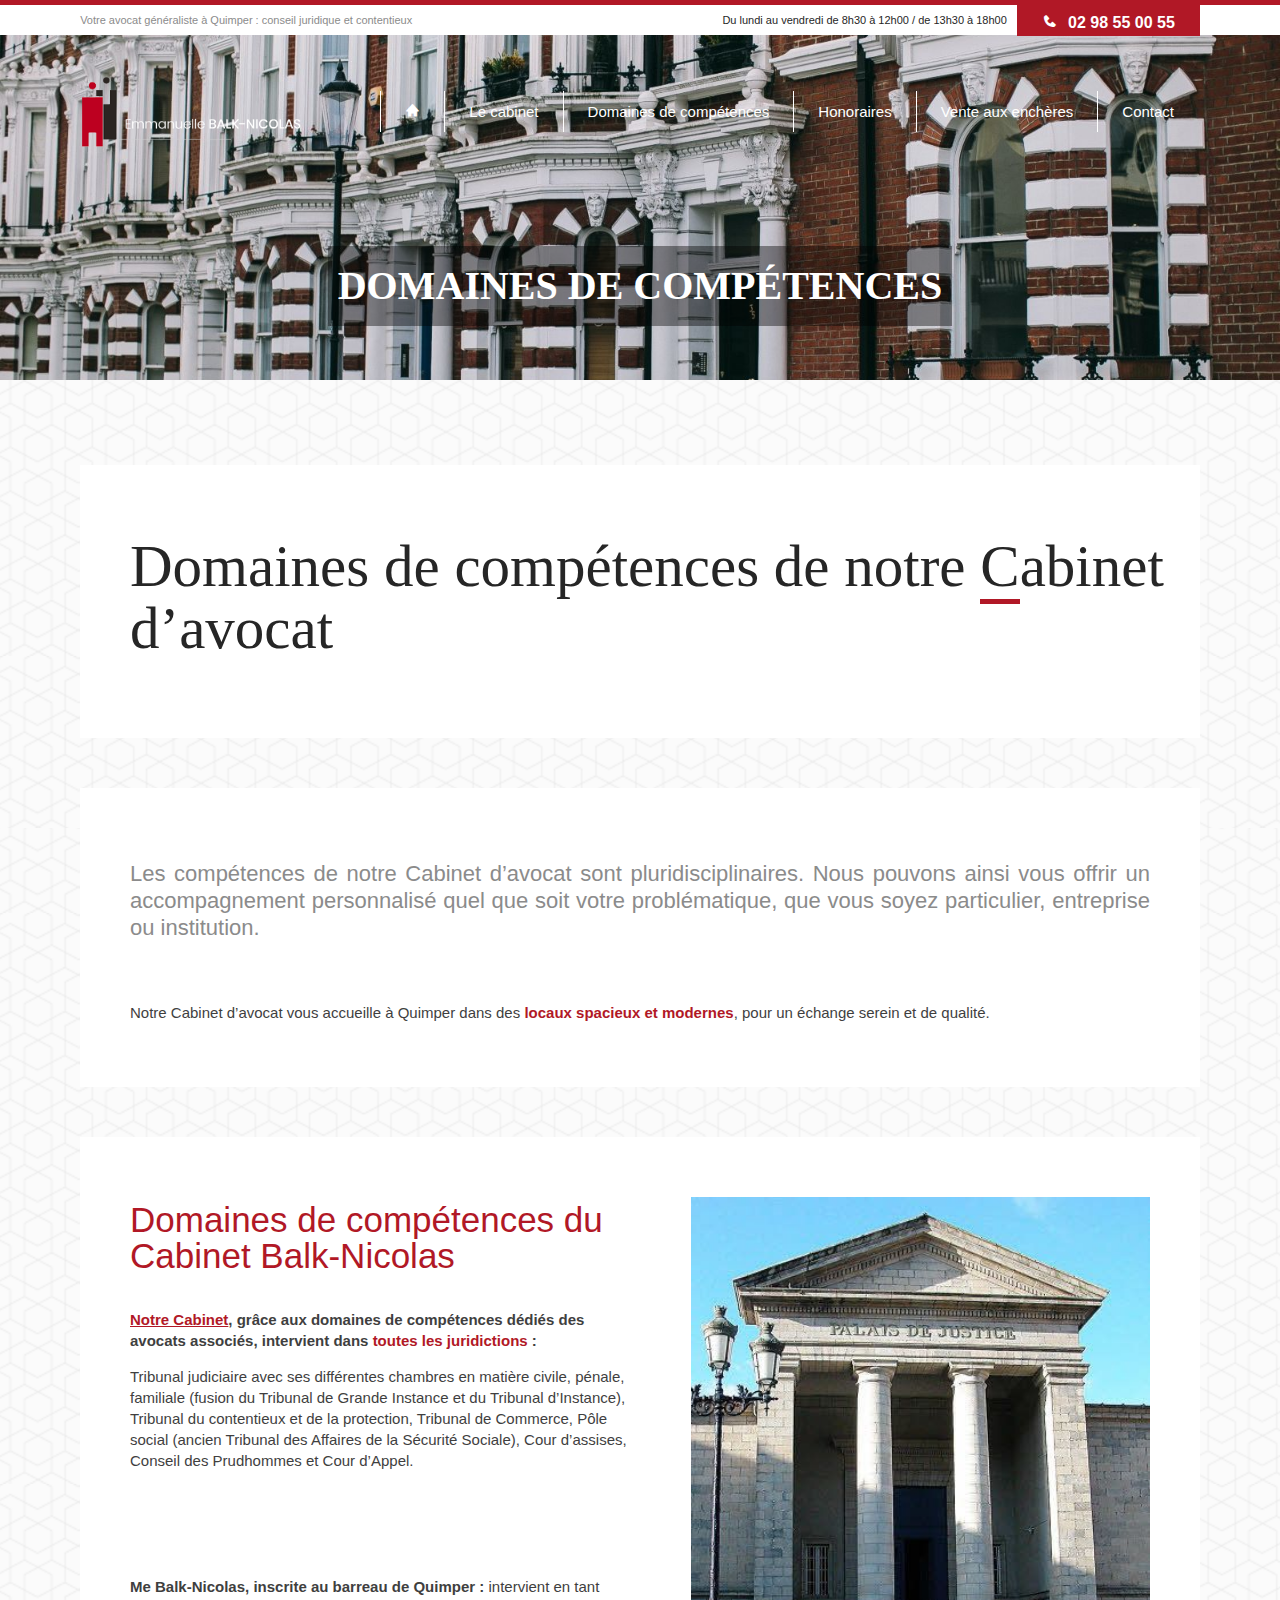
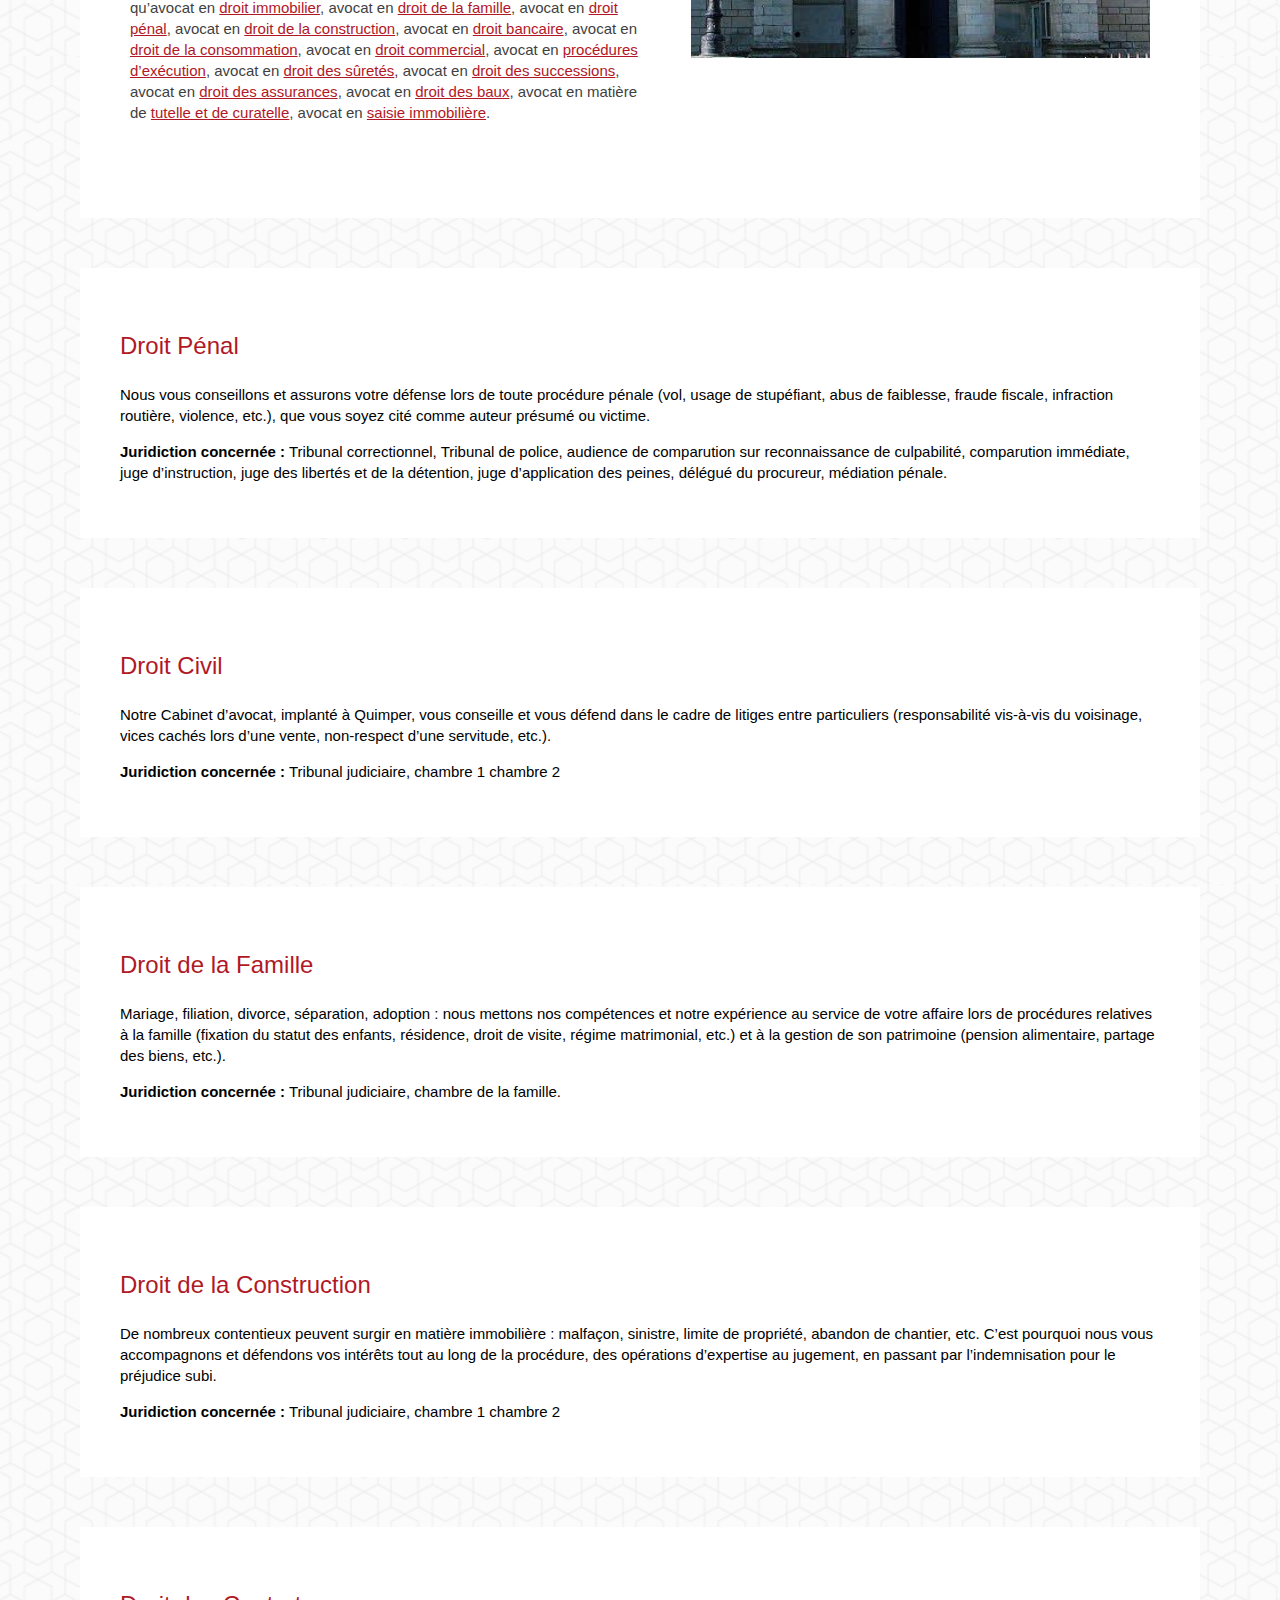
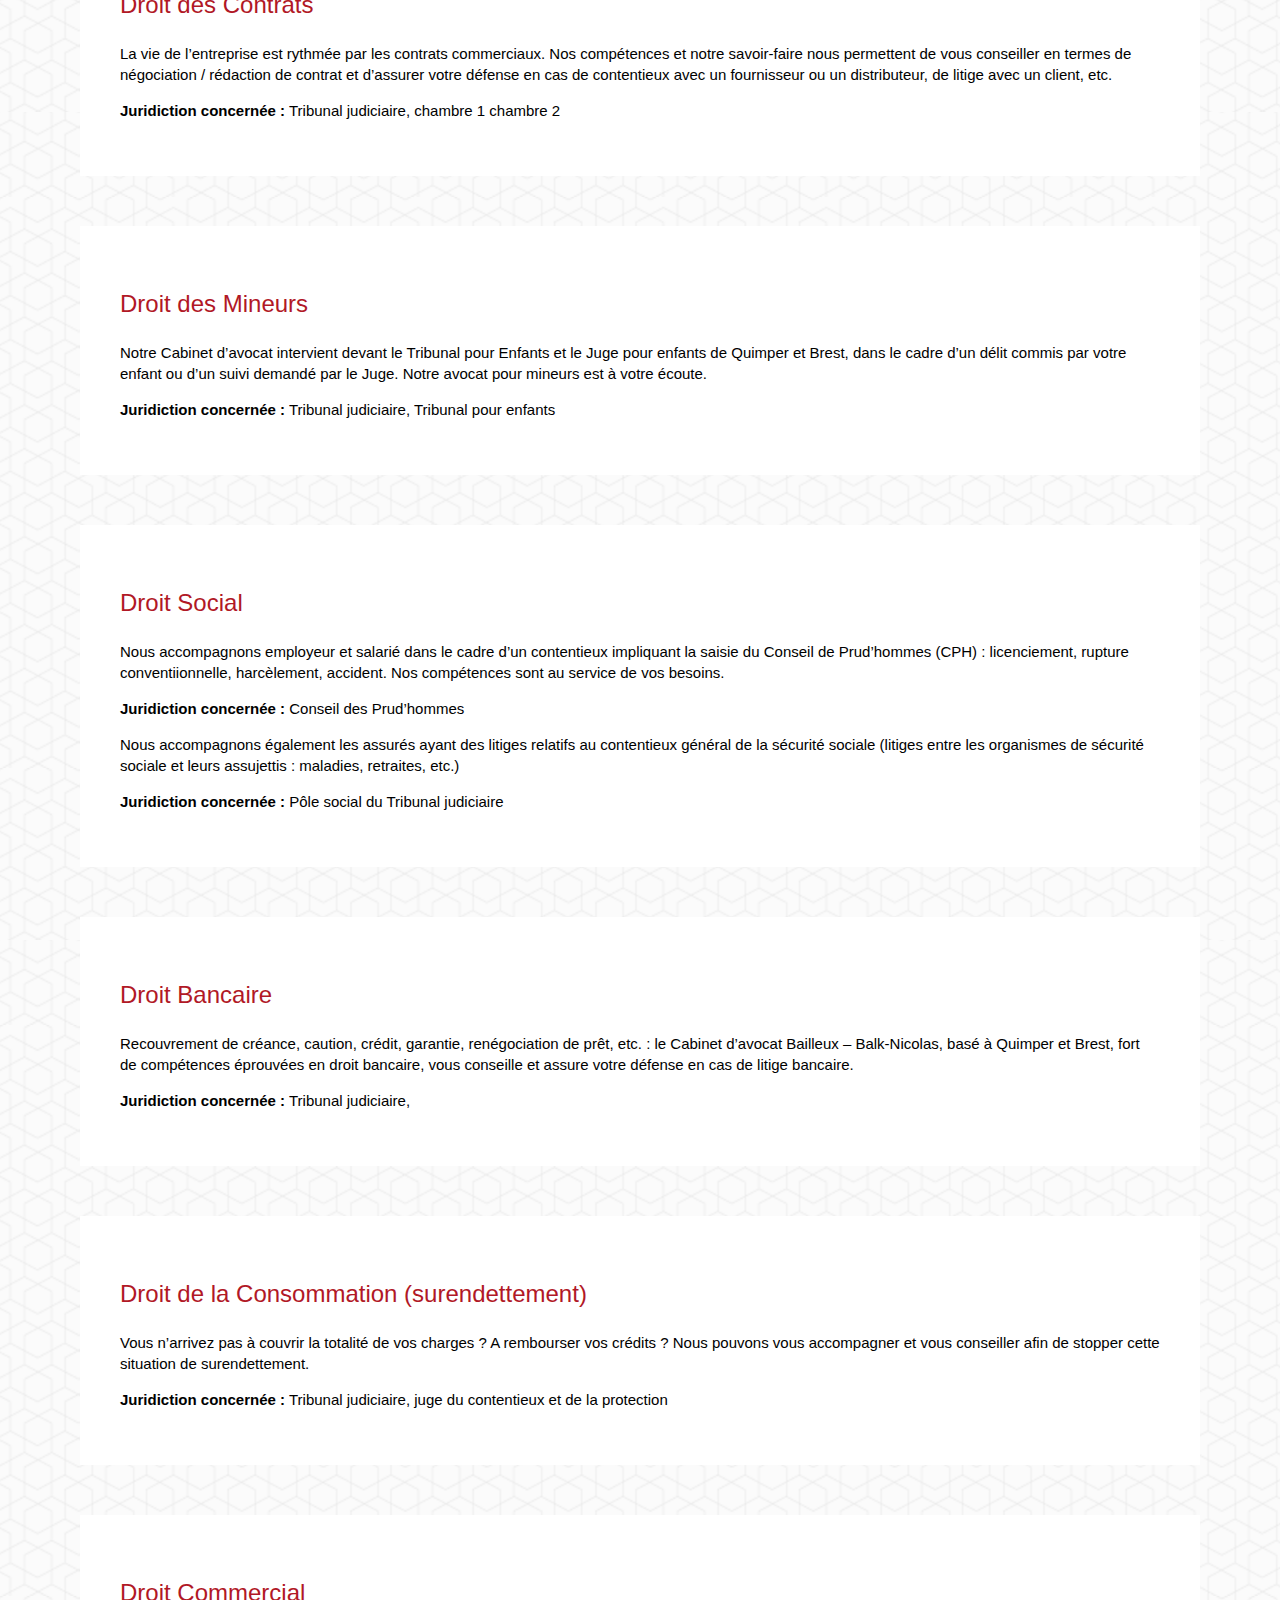
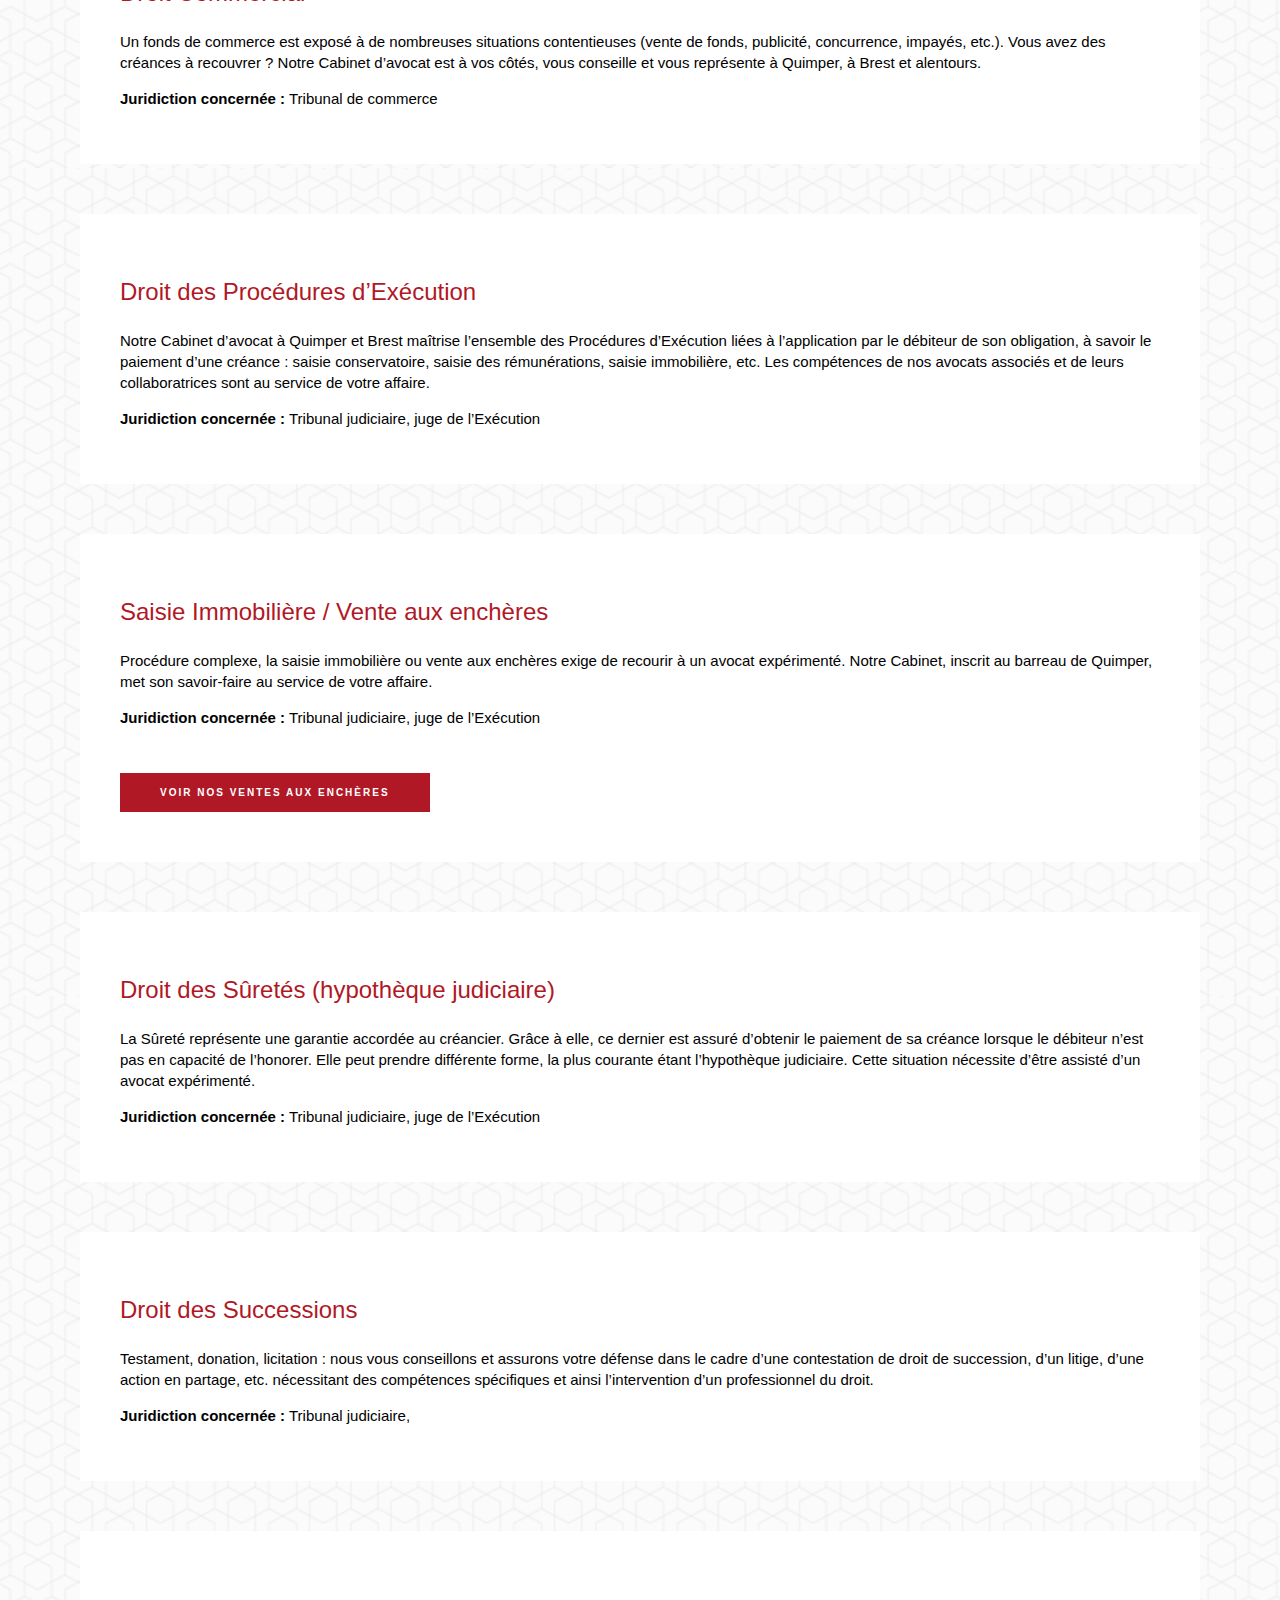
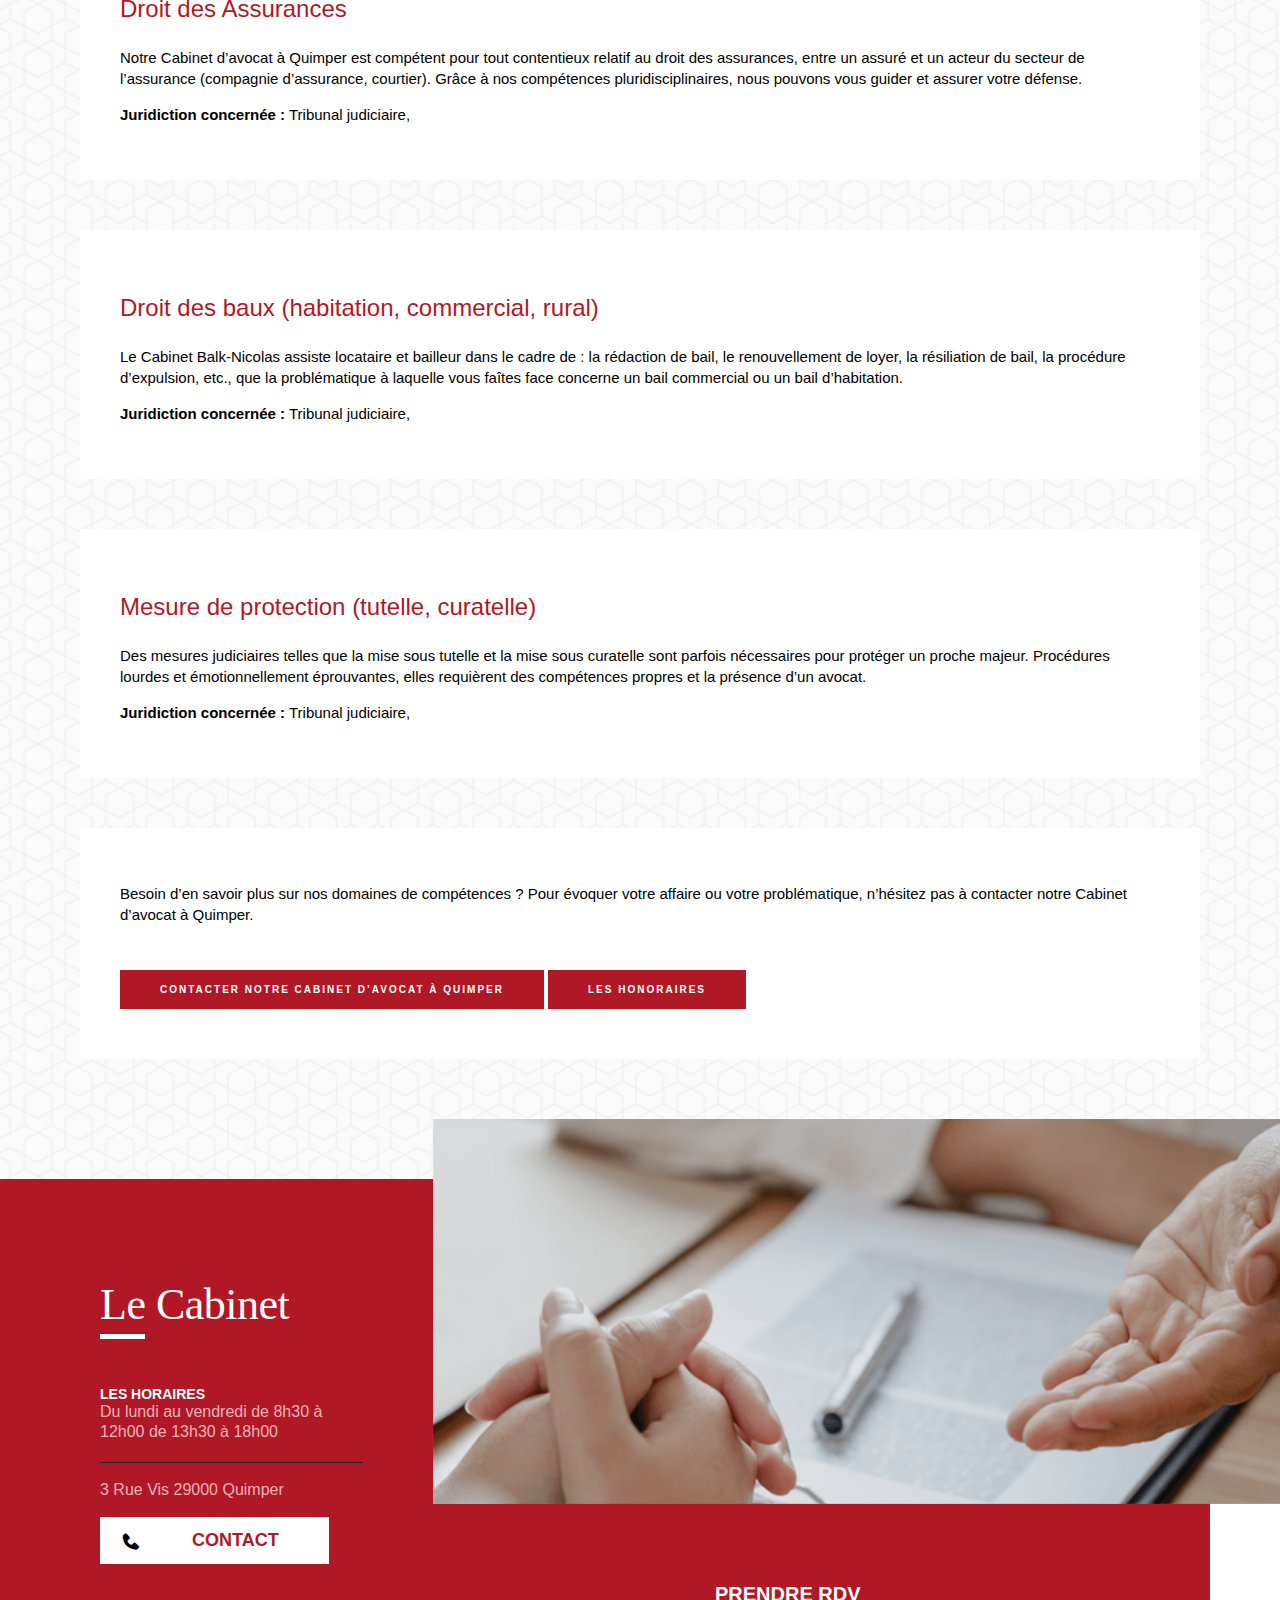
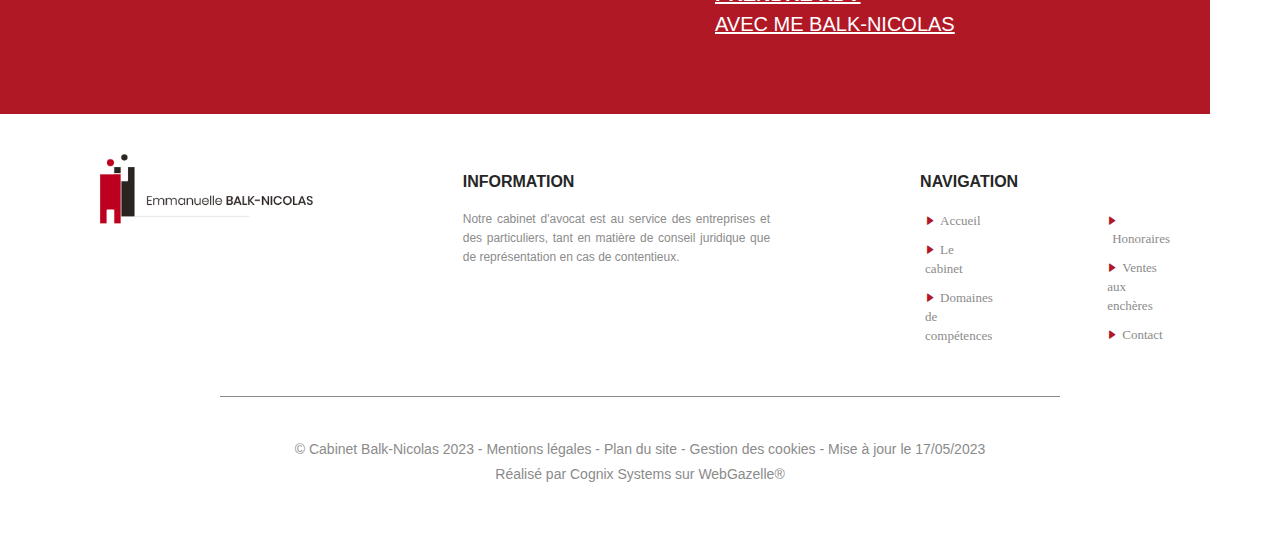
<file: docs/TP_BINOME/Domaines de compétences.html>
<!DOCTYPE html>
<html lang="en">
<head>
    <meta charset="UTF-8">
    <meta name="viewport" content="width=device-width, initial-scale=1.0">
    <title>Domaines de compétences &nbsp; | Cabinet Bailleux Balk-Nicolas Quimper</title>
    <link rel="stylesheet" href="Domainedecompetences.css">
    <link href='https://unpkg.com/boxicons@2.1.4/css/boxicons.min.css' rel='stylesheet'>
    <link rel='stylesheet' href='https://cdn-uicons.flaticon.com/2.0.0/uicons-solid-rounded/css/uicons-solid-rounded.css'>
    <link rel="shortcut icon" href="../TP_BINOME/images/favicon-logo.png" type="image/x-icon">
</head>
<body>
    <div class="box1">
        <div class="blanc">
            <p class="p1">Votre avocat généraliste à Quimper : conseil juridique et contentieux</p>
            <p class="p2">Du lundi au vendredi de 8h30 à 12h00 / de 13h30 à 18h00</p>
            <p class="p3"><i class='bx bxs-phone' style="padding: 0px 10px 0px 0px;"></i>02 98 55 00 55</p>
        </div>
    </div>
    <div class="container1">
        <header>
            <img src="../TP_BINOME/images/header_logo.png" alt="" class="logo">
            <nav>
                <ul>
                    <li><a href="index.html"><i class='bx bxs-home'></i></a></li>
                    <li><a href="Le cabinet.html">Le cabinet</a></li>
                    <li><a href="Domaines de compétences.html">Domaines de compétences</a></li>
                    <li><a href="Honoraires.html">Honoraires</a></li>
                    <li><a href="Vente aux enchères.html">Vente aux enchères</a></li>
                    <li><a href="Contact.html">Contact</a></li>
                </ul>
            </nav>
        </header>
        <div class="box2">
            <h2 class="titre1">DOMAINES DE COMPÉTENCES</h2>
        </div>
    </div>
    <div class="container2">
        <h1 class="titre2">Domaines de compétences de notre <span style="border-bottom: 5px solid #b11826;">C</span>abinet d’avocat</h1>
    </div>
    <div class="container3">
        <p class="p4">Les compétences de notre Cabinet d’avocat sont pluridisciplinaires. Nous pouvons ainsi vous offrir un accompagnement personnalisé quel que soit votre problématique, que vous soyez particulier, entreprise ou institution.</p>
        <p class="p5">Notre Cabinet d’avocat vous accueille à Quimper dans des <span>locaux spacieux et modernes</span>, pour un échange serein et de qualité.</p>
    </div>
    <div class="container5">
        <div class="container5-1">
            <div class="bloc-texte2">
                <h3 class="mini-titre">Domaines de compétences du Cabinet Balk-Nicolas </h3>
                <p class="p7"><a href="#">Notre Cabinet</a>, grâce aux domaines de compétences dédiés des avocats associés, intervient dans <span>toutes les juridictions</span> :</p>
                <p class="p8">Tribunal judiciaire avec ses différentes chambres en matière civile, pénale, familiale (fusion du Tribunal de Grande Instance et du Tribunal d’Instance), Tribunal du contentieux et de la protection, Tribunal de Commerce, Pôle social (ancien Tribunal des Affaires de la Sécurité Sociale), Cour d’assises, Conseil des Prudhommes et Cour d’Appel.</p>
                <p class="p11"><strong>Me Balk-Nicolas, inscrite au barreau de Quimper : </strong>  intervient en tant qu’avocat en <a href="#">droit immobilier</a>, avocat en <a href="#">droit de la famille</a>, avocat en <a href="#">droit pénal</a>, avocat en <a href="#">droit de la construction</a>, avocat en <a href="#">droit bancaire</a>, avocat en <a href="#">droit de la consommation</a>, avocat en <a href="#">droit commercial</a>, avocat en <a href="#">procédures d’exécution</a>, avocat en <a href="#">droit des sûretés</a>, avocat en <a href="#">droit des successions</a>, avocat en <a href="#">droit des assurances</a>, avocat en <a href="#">droit des baux</a>, avocat en matière de <a href="#">tutelle et de curatelle</a>, avocat en <a href="#">saisie immobilière</a>.</p>
            </div>
            <img src="../TP_BINOME/images/palais-de-justice-quimper.jpg" alt="" >
        </div>
    </div>
    <div class="container6">
        <h3>Droit Pénal</h3>
        <p>Nous vous conseillons et assurons votre défense lors de toute procédure pénale (vol, usage de stupéfiant, abus de faiblesse, fraude fiscale, infraction routière, violence, etc.), que vous soyez cité comme auteur présumé ou victime.</p>
        <p><strong>Juridiction concernée :</strong> Tribunal correctionnel, Tribunal de police, audience de comparution sur reconnaissance de culpabilité, comparution immédiate, juge d’instruction, juge des libertés et de la détention, juge d’application des peines, délégué du procureur, médiation pénale.</p>
    </div>
    <div class="container6">
        <h3>Droit Civil</h3>
        <p>Notre Cabinet d’avocat, implanté à Quimper, vous conseille et vous défend dans le cadre de litiges entre particuliers (responsabilité vis-à-vis du voisinage, vices cachés lors d’une vente, non-respect d’une servitude, etc.).</p>
        <p><strong>Juridiction concernée :</strong> Tribunal judiciaire, chambre 1 chambre 2</p>
    </div>
    <div class="container6">
        <h3>Droit de la Famille</h3>
        <p>Mariage, filiation, divorce, séparation, adoption : nous mettons nos compétences et notre expérience au service de votre affaire lors de procédures relatives à la famille (fixation du statut des enfants, résidence, droit de visite, régime matrimonial, etc.) et à la gestion de son patrimoine (pension alimentaire, partage des biens, etc.).</p>
        <p><strong>Juridiction concernée :</strong> Tribunal judiciaire, chambre de la famille.</p>
    </div>
    <div class="container6">
        <h3>Droit de la Construction</h3>
        <p>De nombreux contentieux peuvent surgir en matière immobilière : malfaçon, sinistre, limite de propriété, abandon de chantier, etc. C’est pourquoi nous vous accompagnons et défendons vos intérêts tout au long de la procédure, des opérations d’expertise au jugement, en passant par l’indemnisation pour le préjudice subi.</p>
        <p><strong>Juridiction concernée :</strong> Tribunal judiciaire, chambre 1 chambre 2</p>
    </div>    
    <div class="container6">
        <h3>Droit des Contrats</h3>
        <p>La vie de l’entreprise est rythmée par les contrats commerciaux. Nos compétences et notre savoir-faire nous permettent de vous conseiller en termes de négociation / rédaction de contrat et d’assurer votre défense en cas de contentieux avec un fournisseur ou un distributeur, de litige avec un client, etc.</p>
        <p><strong>Juridiction concernée :</strong> Tribunal judiciaire, chambre 1 chambre 2</p>
    </div>    
    <div class="container6">
        <h3>Droit des Mineurs</h3>
        <p>Notre Cabinet d’avocat intervient devant le Tribunal pour Enfants et le Juge pour enfants de Quimper et Brest, dans le cadre d’un délit commis par votre enfant ou d’un suivi demandé par le Juge. Notre avocat pour mineurs est à votre écoute.</p>
        <p><strong>Juridiction concernée :</strong> Tribunal judiciaire, Tribunal pour enfants</p>
    </div>    
    <div class="container6">
        <h3>Droit Social</h3>
        <p>Nous accompagnons employeur et salarié dans le cadre d’un contentieux impliquant la saisie du Conseil de Prud’hommes (CPH) : licenciement, rupture conventiionnelle, harcèlement, accident. Nos compétences sont au service de vos besoins.</p>
        <p><strong>Juridiction concernée :</strong> Conseil des Prud’hommes</p>
        <p>Nous accompagnons également les assurés ayant des litiges relatifs au contentieux général de la sécurité sociale (litiges entre les organismes de sécurité sociale et leurs assujettis : maladies, retraites, etc.)</p>
        <p><strong>Juridiction concernée :</strong>  Pôle social du Tribunal judiciaire</p>
    </div>    
    <div class="container6">
        <h3>Droit Bancaire</h3>
        <p>Recouvrement de créance, caution, crédit, garantie, renégociation de prêt, etc. : le Cabinet d’avocat Bailleux – Balk-Nicolas, basé à Quimper et Brest, fort de compétences éprouvées en droit bancaire, vous conseille et assure votre défense en cas de litige bancaire.</p>
        <p><strong>Juridiction concernée :</strong> Tribunal judiciaire, </p>
    </div>    
    <div class="container6">
        <h3>Droit de la Consommation (surendettement)</h3>
        <p>Vous n’arrivez pas à couvrir la totalité de vos charges ? A rembourser vos crédits ? Nous pouvons vous accompagner et vous conseiller afin de stopper cette situation de surendettement.</p>
        <p><strong>Juridiction concernée :</strong> Tribunal judiciaire, juge du contentieux et de la protection</p>
    </div>    
    <div class="container6">
        <h3>Droit Commercial</h3>
        <p>Un fonds de commerce est exposé à de nombreuses situations contentieuses (vente de fonds, publicité, concurrence, impayés, etc.). Vous avez des créances à recouvrer ? Notre Cabinet d’avocat est à vos côtés, vous conseille et vous représente à Quimper, à Brest et alentours.</p>
        <p><strong>Juridiction concernée :</strong> Tribunal de commerce</p>
    </div>    
    <div class="container6">
        <h3>Droit des Procédures d’Exécution</h3>
        <p>Notre Cabinet d’avocat à Quimper et Brest maîtrise l’ensemble des Procédures d’Exécution liées à l’application par le débiteur de son obligation, à savoir le paiement d’une créance : saisie conservatoire, saisie des rémunérations, saisie immobilière, etc. Les compétences de nos avocats associés et de leurs collaboratrices sont au service de votre affaire.</p>
        <p><strong>Juridiction concernée :</strong> Tribunal judiciaire, juge de l’Exécution</p>
    </div>  
    <div class="container6">
        <h3>Saisie Immobilière / Vente aux enchères</h3>
        <p>Procédure complexe, la saisie immobilière ou vente aux enchères exige de recourir à un avocat expérimenté. Notre Cabinet, inscrit au barreau de Quimper, met son savoir-faire au service de votre affaire.</p>
        <p><strong>Juridiction concernée :</strong> Tribunal judiciaire, juge de l’Exécution</p>
        <button class="bouton1">VOIR NOS VENTES AUX ENCHÈRES</button>
    </div>    
    <div class="container6">
        <h3>Droit des Sûretés (hypothèque judiciaire)</h3>
        <p>La Sûreté représente une garantie accordée au créancier. Grâce à elle, ce dernier est assuré d’obtenir le paiement de sa créance lorsque le débiteur n’est pas en capacité de l’honorer. Elle peut prendre différente forme, la plus courante étant l’hypothèque judiciaire. Cette situation nécessite d’être assisté d’un avocat expérimenté.</p>
        <p><strong>Juridiction concernée :</strong> Tribunal judiciaire, juge de l’Exécution</p>
    </div>  
    <div class="container6">
        <h3>Droit des Successions</h3>
        <p>Testament, donation, licitation : nous vous conseillons et assurons votre défense dans le cadre d’une contestation de droit de succession, d’un litige, d’une action en partage, etc. nécessitant des compétences spécifiques et ainsi l’intervention d’un professionnel du droit.</p>
        <p><strong>Juridiction concernée :</strong> Tribunal judiciaire,</p>
    </div>  
    <div class="container6">
        <h3>Droit des Assurances</h3>
        <p>Notre Cabinet d’avocat à Quimper est compétent pour tout contentieux relatif au droit des assurances, entre un assuré et un acteur du secteur de l’assurance (compagnie d’assurance, courtier). Grâce à nos compétences pluridisciplinaires, nous pouvons vous guider et assurer votre défense.</p>
        <p><strong>Juridiction concernée :</strong> Tribunal judiciaire,</p>
    </div>  
    <div class="container6">
        <h3>Droit des baux (habitation, commercial, rural)</h3>
        <p>Le Cabinet Balk-Nicolas assiste locataire et bailleur dans le cadre de : la rédaction de bail, le renouvellement de loyer, la résiliation de bail, la procédure d’expulsion, etc., que la problématique à laquelle vous faîtes face concerne un bail commercial ou un bail d’habitation.</p>
        <p><strong>Juridiction concernée :</strong> Tribunal judiciaire,</p>
    </div>  
    <div class="container6">
        <h3>Mesure de protection (tutelle, curatelle)</h3>
        <p>Des mesures judiciaires telles que la mise sous tutelle et la mise sous curatelle sont parfois nécessaires pour protéger un proche majeur. Procédures lourdes et émotionnellement éprouvantes, elles requièrent des compétences propres et la présence d’un avocat.</p>
        <p><strong>Juridiction concernée :</strong> Tribunal judiciaire,</p>
    </div>  
    <div class="container6">
        <p>Besoin d’en savoir plus sur nos domaines de compétences ? Pour évoquer votre affaire ou votre problématique, n’hésitez pas à contacter notre Cabinet d’avocat à Quimper.</p>
        <button class="bouton1">CONTACTER NOTRE CABINET D’AVOCAT À QUIMPER</button>
        <button class="bouton1">LES HONORAIRES</button>
    </div>  
    <div class="arriere-plan">
        <div class="container7">
            <div class="bloc1">
                <h2 class="titre5"><span style="border-bottom:5px solid #FFFFFF;padding-bottom: 5px;">Le</span> Cabinet</h2>
                <p class="p15">LES HORAIRES</p>
                <p class="p16">Du lundi au vendredi de 8h30 à 12h00 de 13h30 à 18h00</p>
                <div class="bloc2">
                    <i class="fi fi-sr-marker" style="color: #FFFFFF;"></i>
                    <p class="p17">3 Rue Vis 29000 Quimper</p>
                </div>
                <div class="bloc3">
                    <i class='bx bxs-phone' style="font-size: 22px;"></i>
                    <button class="bouton6">CONTACT</button>
                </div>
            </div>
            <img src="../TP_BINOME/images/contact.png" alt="" class="img2">
        </div>
        <button class="bouton7"><strong>PRENDRE RDV</strong> <br> AVEC ME BALK-NICOLAS</button>
    </div>
    <div class="container8">
        <img src="../TP_BINOME/images/footer_logo.png" alt="">
        <div class="bloc4">
            <h3>INFORMATION</h3>
            <p>Notre cabinet d'avocat est au service des entreprises et des particuliers, tant en matière de conseil juridique que de représentation en cas de contentieux.</p>
        </div>
        <div class="bloc5">
            <h3>NAVIGATION</h3>
            <div class="item1">
                <div class="bloc5-1">
                    <ul>
                        <li><i class='bx bxs-right-arrow'></i><a href="#">Accueil</a></li>
                        <li><i class='bx bxs-right-arrow'></i><a href="#">Le cabinet</a></li>
                        <li><i class='bx bxs-right-arrow'></i><a href="#">Domaines de compétences</a></li>
                    </ul>
                </div>
                <div class="bloc5-2">
                    <ul>
                        <li><i class='bx bxs-right-arrow'></i><a href="#">Honoraires</a></li>
                        <li><i class='bx bxs-right-arrow'></i><a href="#">Ventes aux enchères</a></li>
                        <li><i class='bx bxs-right-arrow'></i><a href="#">Contact</a></li>
                    </ul>
                </div>
            </div>
        </div>
    </div>
    <div class="bloc6">
        <p>© Cabinet Balk-Nicolas 2023 - <a href="#">Mentions légales</a> - <a href="#">Plan du site</a> - <a href="#">Gestion des cookies</a> - Mise à jour le 17/05/2023
            Réalisé par <a href="#">Cognix Systems</a> sur <a href="#">WebGazelle</a>®
          </p>
    </div>

</body>
</html>
</file>
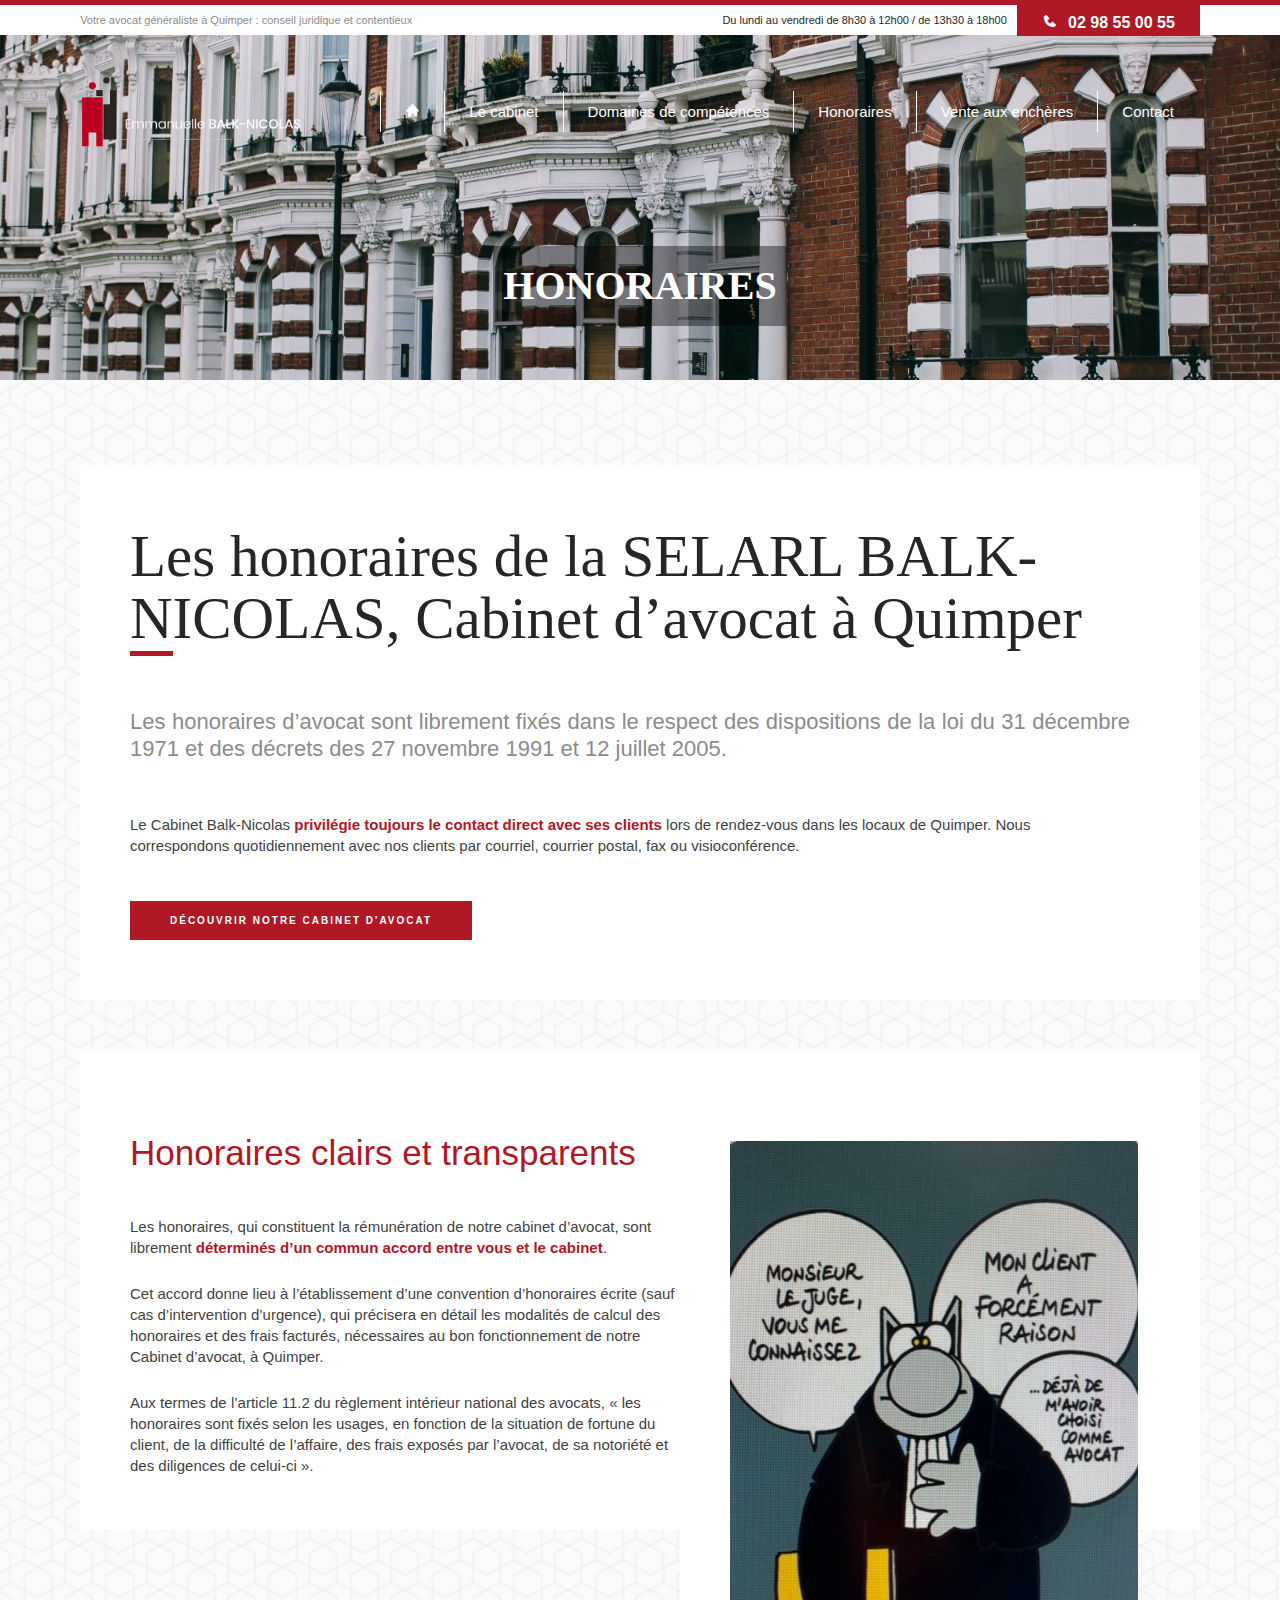
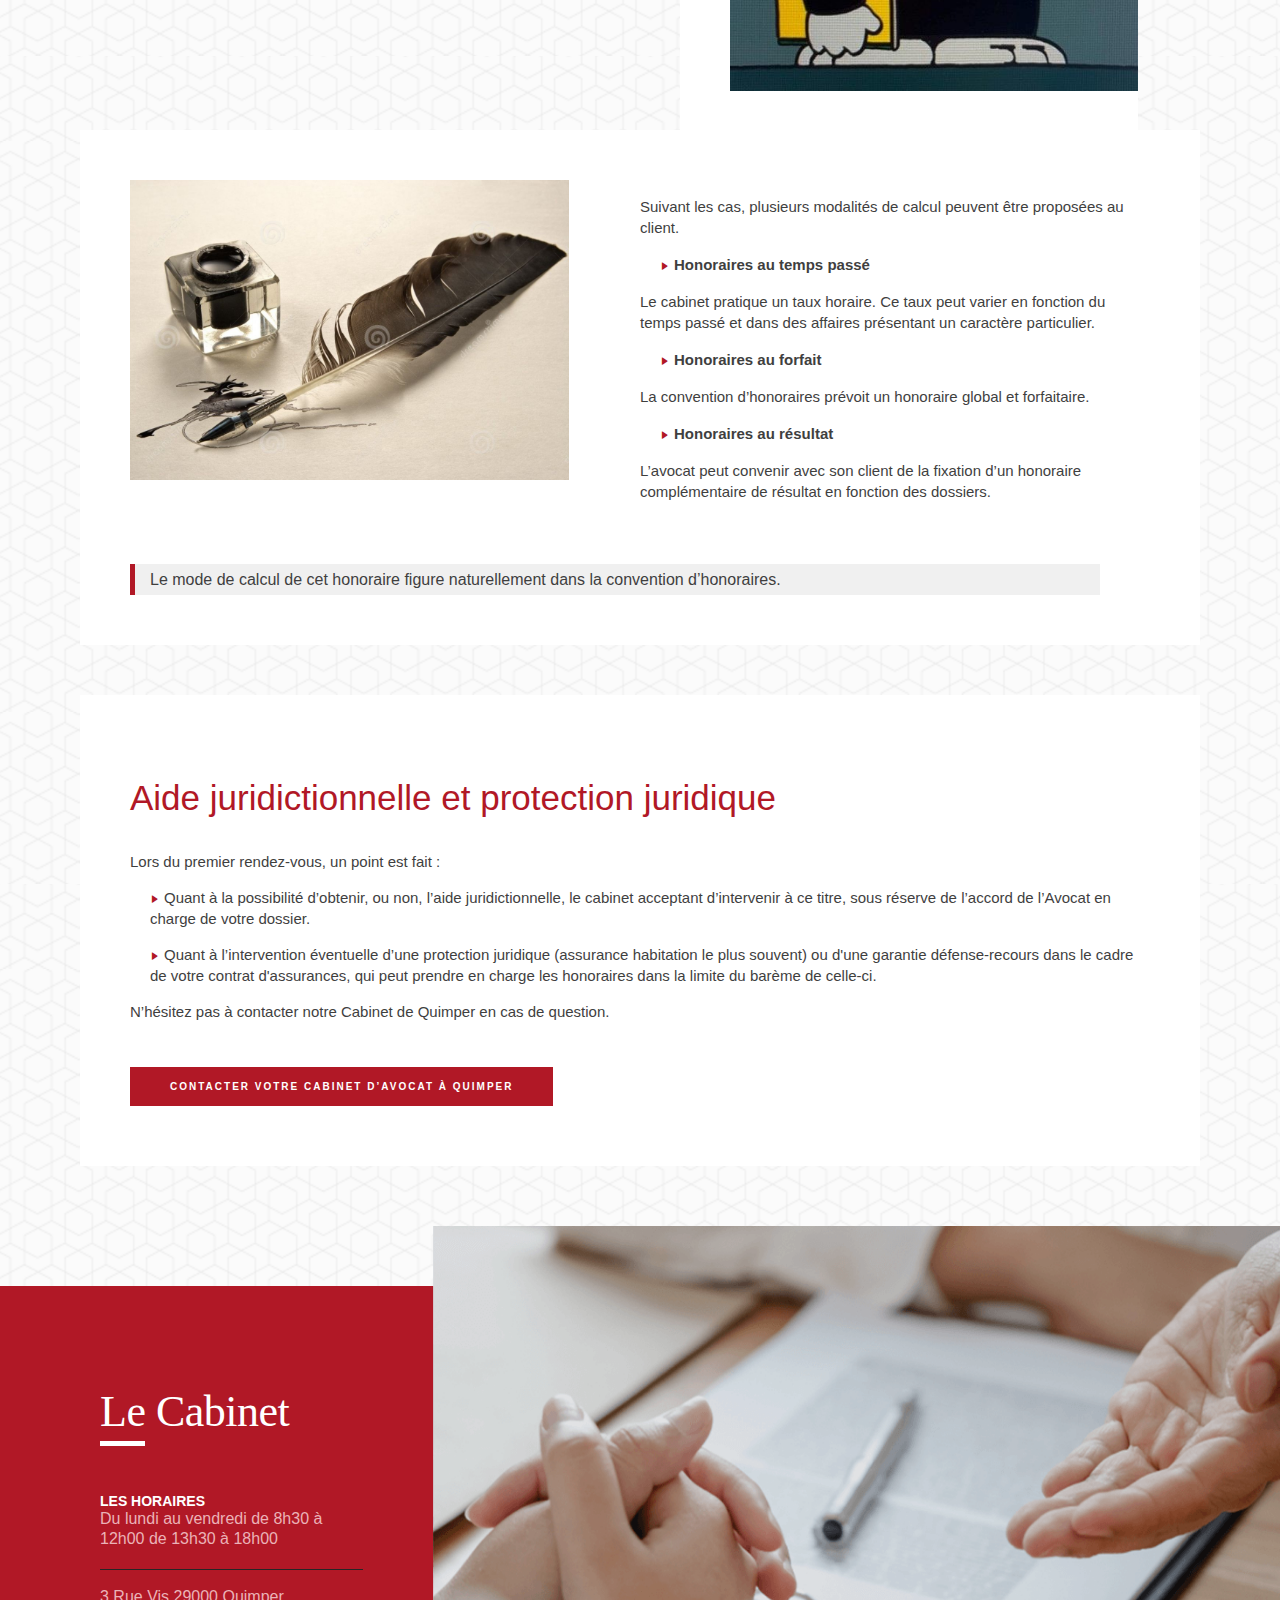
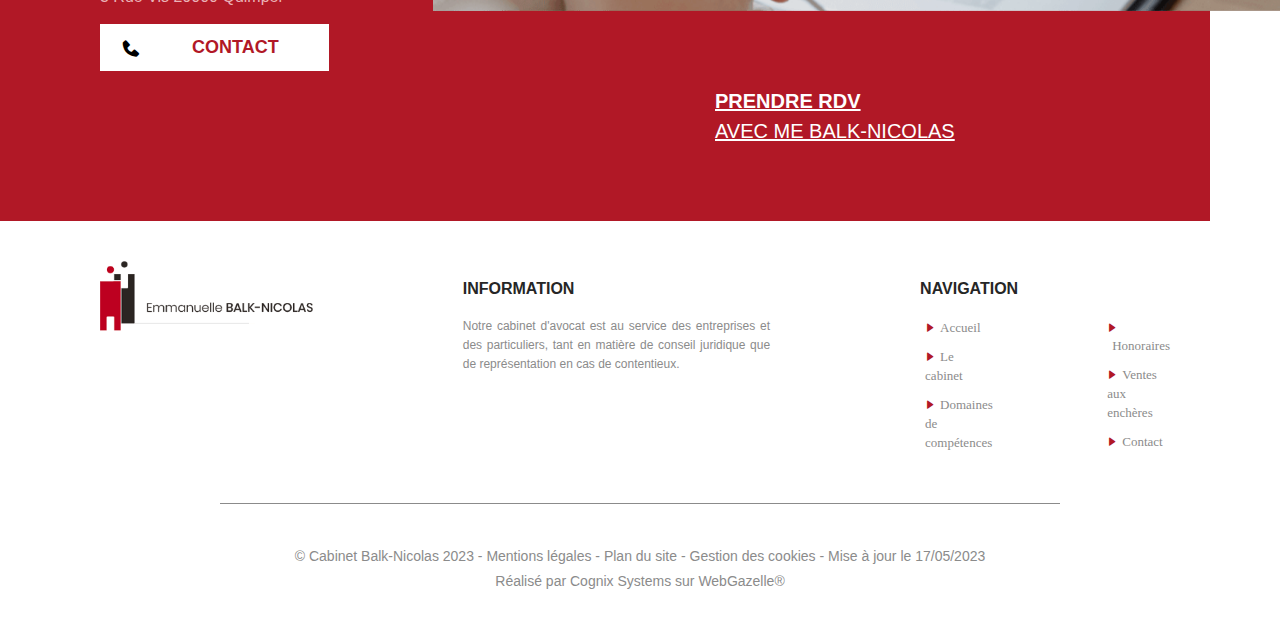
<file: docs/TP_BINOME/Honoraires.html>
<!DOCTYPE html>
<html lang="en">
<head>
    <meta charset="UTF-8">
    <meta name="viewport" content="width=device-width, initial-scale=1.0">
    <title>Honoraires d'avocat &nbsp; | Cabinet Bailleux Balk-Nicolas Quimper</title>
    <link rel="stylesheet" href="honoraires.css">
    <link href='https://unpkg.com/boxicons@2.1.4/css/boxicons.min.css' rel='stylesheet'>
    <link rel='stylesheet' href='https://cdn-uicons.flaticon.com/2.0.0/uicons-solid-rounded/css/uicons-solid-rounded.css'>
    <link rel="shortcut icon" href="../TP_BINOME/images/favicon-logo.png" type="image/x-icon">
</head>
<body>
    <div class="box1">
        <div class="blanc">
            <p class="p1">Votre avocat généraliste à Quimper : conseil juridique et contentieux</p>
            <p class="p2">Du lundi au vendredi de 8h30 à 12h00 / de 13h30 à 18h00</p>
            <p class="p3"><i class='bx bxs-phone' style="padding: 0px 10px 0px 0px;"></i>02 98 55 00 55</p>
        </div>
    </div>
    <div class="container1">
        <header>
            <img src="../TP_BINOME/images/header_logo.png" alt="" class="logo">
            <nav>
                <ul>
                    <li><a href="index.html"><i class='bx bxs-home'></i></a></li>
                    <li><a href="Le cabinet.html">Le cabinet</a></li>
                    <li><a href="Domaines de compétences.html">Domaines de compétences</a></li>
                    <li><a href="Honoraires.html">Honoraires</a></li>
                    <li><a href="Vente aux enchères.html">Vente aux enchères</a></li>
                    <li><a href="Contact.html">Contact</a></li>
                </ul>
            </nav>
        </header>
        <div class="box2">
            <h2 class="titre1">HONORAIRES</h2>
        </div>
    </div>
    <div class="container2">
        <h1 class="titre2">Les honoraires de la SELARL BALK- <span style="border-bottom: 5px solid #b11826;">N</span>ICOLAS, Cabinet d’avocat à Quimper</h1>
        <p class="p4">Les honoraires d’avocat sont librement fixés dans le respect des dispositions de la loi du 31 décembre 1971 et des décrets des 27 novembre 1991 et 12 juillet 2005.</p>
        <p class="p5">Le Cabinet Balk-Nicolas <span>privilégie toujours le contact direct avec ses clients</span> lors de rendez-vous dans les locaux de Quimper. Nous correspondons quotidiennement avec nos clients par courriel, courrier postal, fax ou visioconférence.</p>
        <button class="bouton1">DÉCOUVRIR NOTRE CABINET D'AVOCAT</button>
    </div>
    <div class="container3">
        <div class="bloc-texte3">
            <h3 class="mini-titre">Honoraires clairs et transparents</h3>
            <p>Les honoraires, qui constituent la rémunération de notre cabinet d’avocat, sont librement <span>déterminés d’un commun accord entre vous et le cabinet</span>.</p>
            <p>Cet accord donne lieu à l’établissement d’une convention d’honoraires écrite (sauf cas d’intervention d’urgence), qui précisera en détail les modalités de calcul des honoraires et des frais facturés, nécessaires au bon fonctionnement de notre Cabinet d’avocat, à Quimper.</p>
            <p>Aux termes de l’article 11.2 du règlement intérieur national des avocats, « les honoraires sont fixés selon les usages, en fonction de la situation de fortune du client, de la difficulté de l’affaire, des frais exposés par l’avocat, de sa notoriété et des diligences de celui-ci ».</p>
        </div>
            <img src="../TP_BINOME/images/avocat.jpg" alt="" class="img5">
    </div>
    <div class="container4">
        <div class="g-div">
            <img src="../TP_BINOME/images/signature-abstraite-d-encre-2250292.jpg" alt="" class="img3">
            <div class="bloc-texte4">
                <p>Suivant les cas, plusieurs modalités de calcul peuvent être proposées au client.</p>
                <p class="p19"><i class='bx bxs-right-arrow'></i><strong>Honoraires au temps passé</strong></p>
                <p>Le cabinet pratique un taux horaire. Ce taux peut varier en fonction du temps passé et dans des affaires présentant un caractère particulier.</p>
                <p class="p19"><i class='bx bxs-right-arrow'></i><strong>Honoraires au forfait</strong></p>
                <p>La convention d’honoraires prévoit un honoraire global et forfaitaire.</p>
                <p class="p19"><i class='bx bxs-right-arrow'></i><strong>Honoraires au résultat</strong></p>
                <p>L’avocat peut convenir avec son client de la fixation d’un honoraire complémentaire de résultat en fonction des dossiers.</p>
            </div>
        </div>
        <p class="p10">Le mode de calcul de cet honoraire figure naturellement dans la convention d’honoraires.</p>
    </div>
    <div class="container5">
        <h3 class="mini-titre">Aide juridictionnelle et protection juridique</h3>
        <p class="p18">Lors du premier rendez-vous, un point est fait :</p>
        <p class="p20"><i class='bx bxs-right-arrow'></i>Quant à la possibilité d’obtenir, ou non, l’aide juridictionnelle, le cabinet acceptant d’intervenir à ce titre, sous réserve de l’accord de l’Avocat en charge de votre dossier.</p>
        <p class="p20"><i class='bx bxs-right-arrow'></i>Quant à l’intervention éventuelle d’une protection juridique (assurance habitation le plus souvent) ou d'une garantie défense-recours dans le cadre de votre contrat d'assurances, qui peut prendre en charge les honoraires dans la limite du barème de celle-ci.</p>
        <p class="p18">N’hésitez pas à contacter notre Cabinet de Quimper en cas de question.</p>
        <button class="bouton1">CONTACTER VOTRE CABINET D’AVOCAT À QUIMPER </button>
    </div>
    <div class="arriere-plan">
        <div class="container7">
            <div class="bloc1">
                <h2 class="titre5"><span style="border-bottom:5px solid #FFFFFF;padding-bottom: 5px;">Le</span> Cabinet</h2>
                <p class="p15">LES HORAIRES</p>
                <p class="p16">Du lundi au vendredi de 8h30 à 12h00 de 13h30 à 18h00</p>
                <div class="bloc2">
                    <i class="fi fi-sr-marker" style="color: #FFFFFF;"></i>
                    <p class="p17">3 Rue Vis 29000 Quimper</p>
                </div>
                <div class="bloc3">
                    <i class='bx bxs-phone' style="font-size: 22px;"></i>
                    <button class="bouton6">CONTACT</button>
                </div>
            </div>
            <img src="../TP_BINOME/images/contact.png" alt="" class="img2">
        </div>
        <button class="bouton7"><strong>PRENDRE RDV</strong> <br> AVEC ME BALK-NICOLAS</button>
    </div>
    <div class="container8">
        <img src="../TP_BINOME/images/footer_logo.png" alt="" class="img4">
        <div class="bloc4">
            <h3>INFORMATION</h3>
            <p>Notre cabinet d'avocat est au service des entreprises et des particuliers, tant en matière de conseil juridique que de représentation en cas de contentieux.</p>
        </div>
        <div class="bloc5">
            <h3>NAVIGATION</h3>
            <div class="item1">
                <div class="bloc5-1">
                    <ul>
                        <li><i class='bx bxs-right-arrow'></i><a href="#">Accueil</a></li>
                        <li><i class='bx bxs-right-arrow'></i><a href="#">Le cabinet</a></li>
                        <li><i class='bx bxs-right-arrow'></i><a href="#">Domaines de compétences</a></li>
                    </ul>
                </div>
                <div class="bloc5-2">
                    <ul>
                        <li><i class='bx bxs-right-arrow'></i><a href="#">Honoraires</a></li>
                        <li><i class='bx bxs-right-arrow'></i><a href="#">Ventes aux enchères</a></li>
                        <li><i class='bx bxs-right-arrow'></i><a href="#">Contact</a></li>
                    </ul>
                </div>
            </div>
        </div>
    </div>
    <div class="bloc6">
        <p>© Cabinet Balk-Nicolas 2023 - <a href="#">Mentions légales</a> - <a href="#">Plan du site</a> - <a href="#">Gestion des cookies</a> - Mise à jour le 17/05/2023
            Réalisé par <a href="#">Cognix Systems</a> sur <a href="#">WebGazelle</a>®
          </p>
    </div>

</body>
</html>
</file>
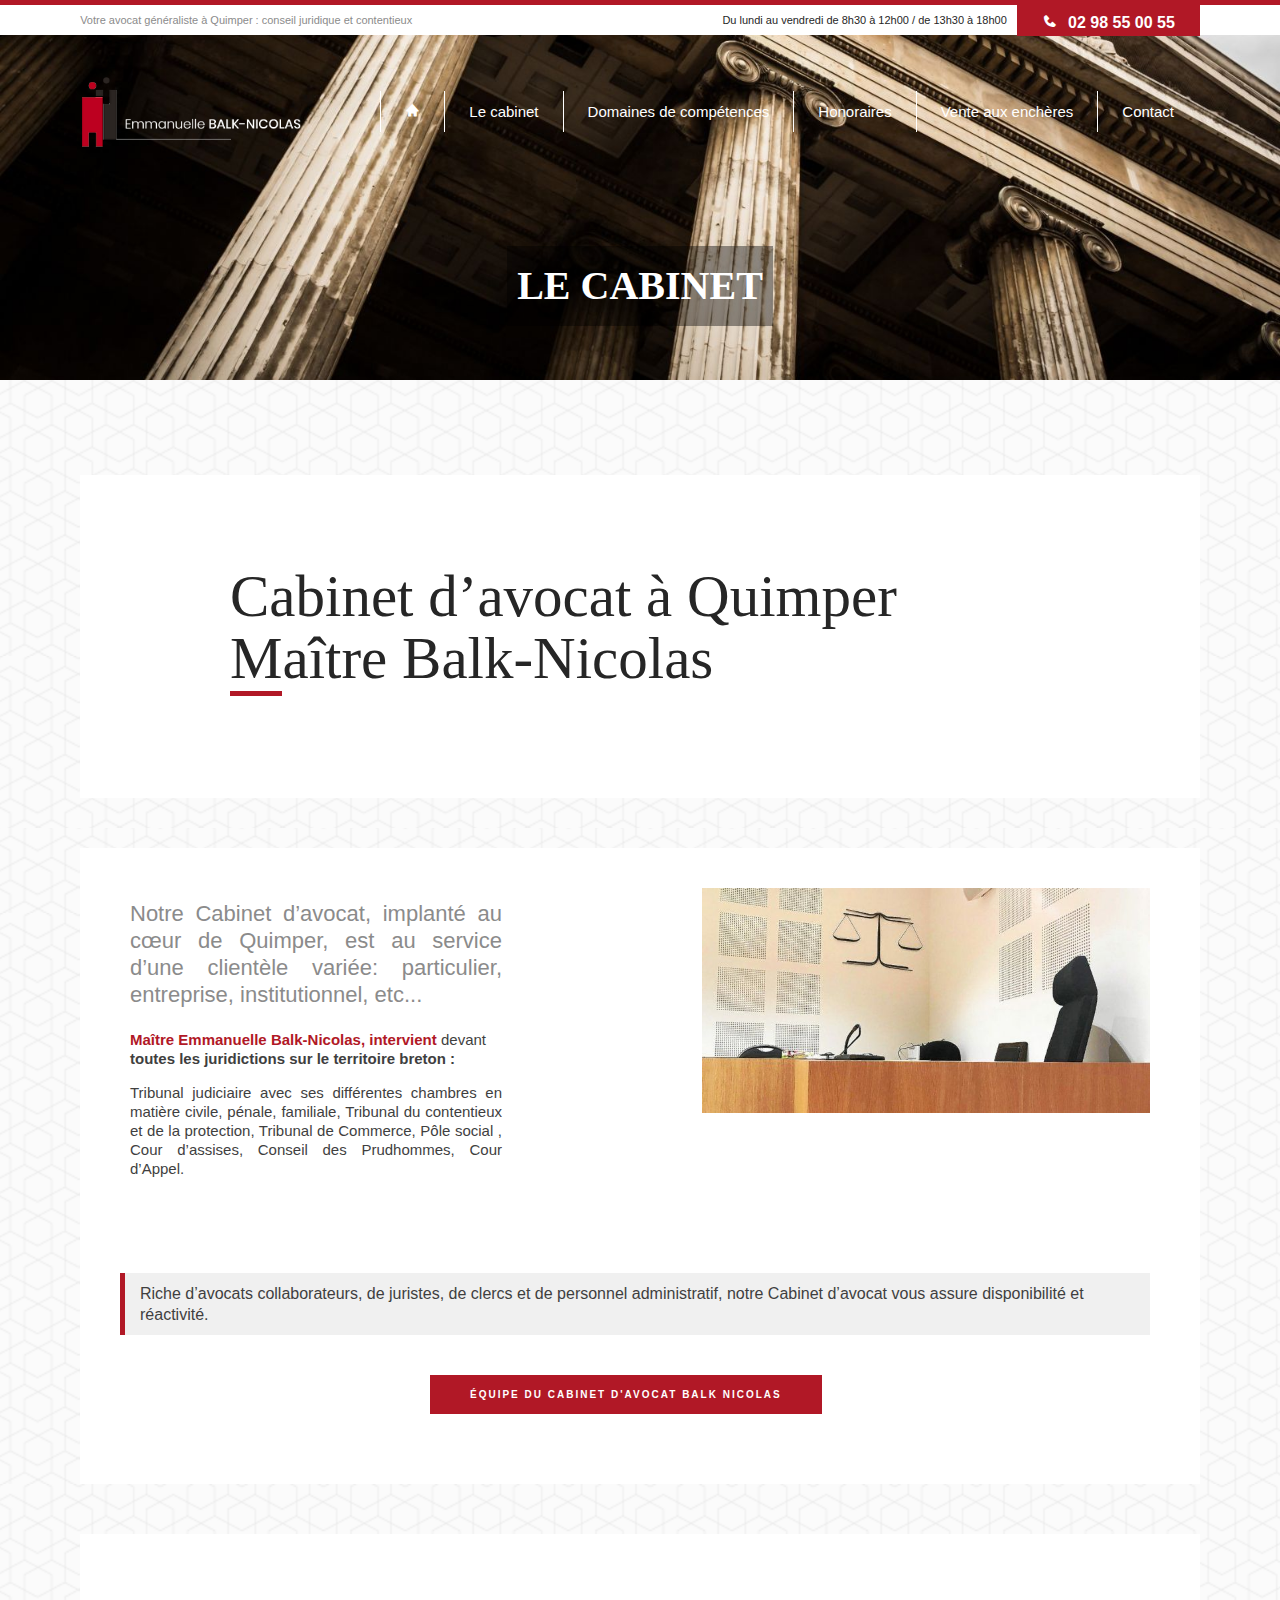
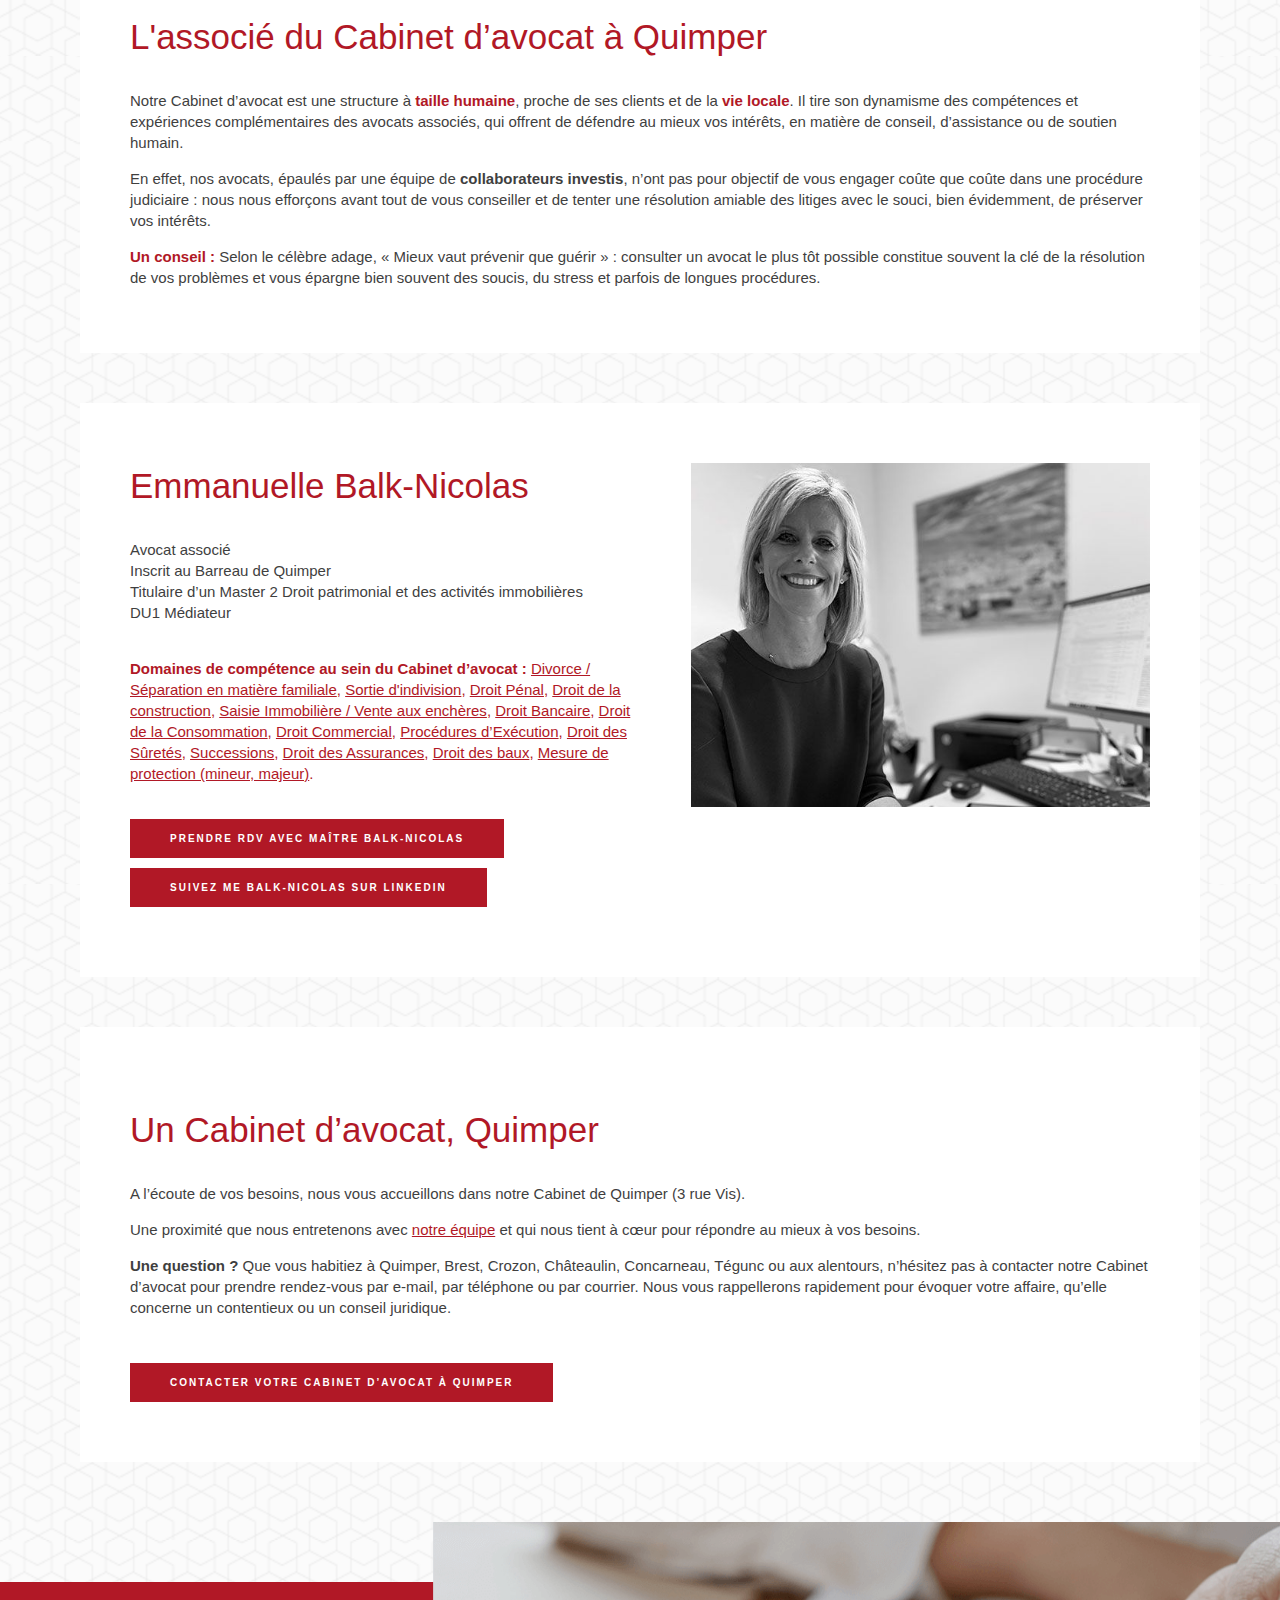
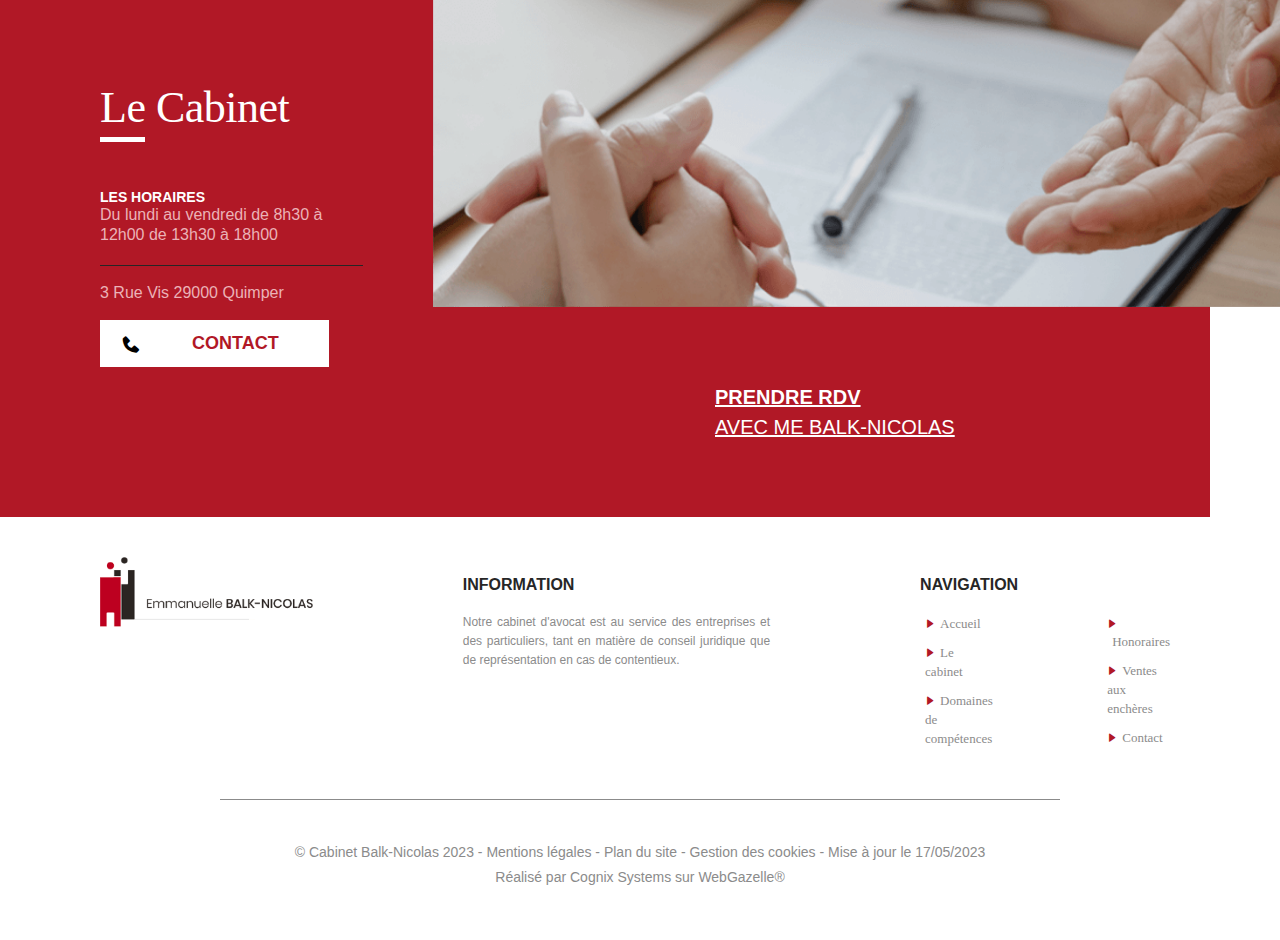
<file: docs/TP_BINOME/Le cabinet.html>
<!DOCTYPE html>
<html lang="en">
<head>
    <meta charset="UTF-8">
    <meta name="viewport" content="width=device-width, initial-scale=1.0">
    <title>Cabinet d'avocat Bailleux Balk-Nicolas &nbsp;|Quimper</title>
    <link rel="stylesheet" href="Lecabinet.css">
    <link href='https://unpkg.com/boxicons@2.1.4/css/boxicons.min.css' rel='stylesheet'>
    <link rel='stylesheet' href='https://cdn-uicons.flaticon.com/2.0.0/uicons-solid-rounded/css/uicons-solid-rounded.css'>
    <link rel="shortcut icon" href="../TP_BINOME/images/favicon-logo.png" type="image/x-icon">
</head>
<body>
    <div class="box1">
        <div class="blanc">
            <p class="p1">Votre avocat généraliste à Quimper : conseil juridique et contentieux</p>
            <p class="p2">Du lundi au vendredi de 8h30 à 12h00 / de 13h30 à 18h00</p>
            <p class="p3"><i class='bx bxs-phone' style="padding: 0px 10px 0px 0px;"></i>02 98 55 00 55</p>
        </div>
    </div>
    <div class="container1">
        <header>
            <img src="../TP_BINOME/images/header_logo.png" alt="" class="logo">
            <nav>
                <ul>
                    <li><a href="index.html"><i class='bx bxs-home'></i></a></li>
                    <li><a href="Le cabinet.html">Le cabinet</a></li>
                    <li><a href="Domaines de compétences.html">Domaines de compétences</a></li>
                    <li><a href="Honoraires.html">Honoraires</a></li>
                    <li><a href="Vente aux enchères.html">Vente aux enchères</a></li>
                    <li><a href="Contact.html">Contact</a></li>
                </ul>
            </nav>
        </header>
        <div class="box2">
            <h2 class="titre1">LE CABINET</h2>
        </div>
    </div>
    <div class="container2">
        <h1 class="titre2">Cabinet d’avocat à Quimper <span style="border-bottom: 5px solid #b11826;">M</span>aître Balk-Nicolas</h1>
    </div>
    <div class="container3">
        <div class="container3-1">
            <div class="bloc-texte">
                <p class="p7">Notre Cabinet d’avocat, implanté au cœur de Quimper, est au service d’une clientèle variée: particulier, entreprise, institutionnel, etc...</p>
                <p class="p8"><span class="important">Maître Emmanuelle Balk-Nicolas, intervient</span> devant <strong>toutes les juridictions sur le territoire breton :</strong></p>
                <p class="p9">Tribunal judiciaire avec ses différentes chambres en matière civile, pénale, familiale, Tribunal du contentieux et de la protection, Tribunal de Commerce, Pôle social , Cour d’assises, Conseil des Prudhommes, Cour d’Appel.</p>
            </div>
            <img src="../TP_BINOME/images/tribunal-de-quimper7008694676x339p.jpg" alt="" class="img1">
        </div>
        <p class="p10">Riche d’avocats collaborateurs, de juristes, de clercs et de personnel administratif, notre Cabinet d’avocat vous assure disponibilité et <br> réactivité.</p>
        <button class="bouton1">équipe du cabinet d'avocat balk nicolas</button>
    </div>
    <div class="container4">
        <h3 class="mini-titre">L'associé du Cabinet d’avocat à Quimper</h3>
        <p>Notre Cabinet d’avocat est une structure à <span>taille humaine</span>, proche de ses clients et de la <span>vie locale</span>. Il tire son dynamisme des compétences et expériences complémentaires des avocats associés, qui offrent de défendre au mieux vos intérêts, en matière de conseil, d’assistance ou de soutien humain.</p>    
        <p>En effet, nos avocats, épaulés par une équipe de <strong>collaborateurs investis</strong>, n’ont pas pour objectif de vous engager coûte que coûte dans une procédure judiciaire : nous nous efforçons avant tout de vous conseiller et de tenter une résolution amiable des litiges avec le souci, bien évidemment, de préserver vos intérêts.</p>
        <p><span>Un conseil :</span> Selon le célèbre adage, « Mieux vaut prévenir que guérir » : consulter un avocat le plus tôt possible constitue souvent la clé de la résolution de vos problèmes et vous épargne bien souvent des soucis, du stress et parfois de longues procédures.</p>
    </div>
    <div class="container5">
        <div class="container5-1">
            <div class="bloc-texte2">
                <h3 class="mini-titre">Emmanuelle Balk-Nicolas</h3>
                <p>Avocat associé<br>Inscrit au Barreau de Quimper<br>Titulaire d’un Master 2 Droit patrimonial et des activités immobilières<br>DU1 Médiateur </p>
                <p class="p11"><strong>Domaines de compétence au sein du Cabinet d’avocat :</strong> <a href="#">Divorce / Séparation en matière familiale</a>, <a href="#">Sortie d'indivision</a>, <a href="#">Droit Pénal</a>, <a href="#">Droit de la construction</a>, <a href="#">Saisie Immobilière / Vente aux enchères</a>, <a href="#">Droit Bancaire</a>, <a href="#">Droit de la Consommation</a>, <a href="#">Droit Commercial</a>, <a href="#">Procédures d’Exécution</a>, <a href="#">Droit des Sûretés</a>, <a href="#">Successions</a>, <a href="#">Droit des Assurances</a>, <a href="#">Droit des baux</a>, <a href="#">Mesure de protection (mineur, majeur)</a>.</p>
                <button class="bouton2">PRENDRE RDV AVEC MAÎTRE BALK-NICOLAS</button>
                <button class="bouton2">SUIVEZ ME BALK-NICOLAS SUR LINKEDIN</button>
            </div>
            <img src="../TP_BINOME/images/emmanuelle-balk-nicolas-avocat-quimper.jpg" alt="" >
        </div>
    </div>
    <div class="container4">
        <h3 class="mini-titre">Un Cabinet d’avocat, Quimper</h3>
        <p>A l’écoute de vos besoins, nous vous accueillons dans notre Cabinet de Quimper (3 rue Vis).</p>    
        <p>Une proximité que nous entretenons avec <a href="#">notre équipe</a> et qui nous tient à cœur pour répondre au mieux à vos besoins.</p>
        <p><strong>Une question ?</strong> Que vous habitiez à Quimper, Brest, Crozon, Châteaulin, Concarneau, Tégunc  ou  aux alentours, n’hésitez pas à contacter notre Cabinet d’avocat pour prendre rendez-vous par e-mail, par téléphone ou par courrier. Nous vous rappellerons rapidement pour évoquer votre affaire, qu’elle concerne un contentieux ou un conseil juridique.</p>
        <button class="bouton3">CONTACTER VOTRE CABINET D’AVOCAT À QUIMPER </button>
    </div>
    <div class="arriere-plan">
        <div class="container7">
            <div class="bloc1">
                <h2 class="titre5"><span style="border-bottom:5px solid #FFFFFF;padding-bottom: 5px;">Le</span> Cabinet</h2>
                <p class="p15">LES HORAIRES</p>
                <p class="p16">Du lundi au vendredi de 8h30 à 12h00 de 13h30 à 18h00</p>
                <div class="bloc2">
                    <i class="fi fi-sr-marker" style="color: #FFFFFF;"></i>
                    <p class="p17">3 Rue Vis 29000 Quimper</p>
                </div>
                <div class="bloc3">
                    <i class='bx bxs-phone' style="font-size: 22px;"></i>
                    <button class="bouton6">CONTACT</button>
                </div>
            </div>
            <img src="../TP_BINOME/images/contact.png" alt="" class="img2">
        </div>
        <button class="bouton7"><strong>PRENDRE RDV</strong> <br> AVEC ME BALK-NICOLAS</button>
    </div>
    <div class="container8">
        <img src="../TP_BINOME/images/footer_logo.png" alt="">
        <div class="bloc4">
            <h3>INFORMATION</h3>
            <p>Notre cabinet d'avocat est au service des entreprises et des particuliers, tant en matière de conseil juridique que de représentation en cas de contentieux.</p>
        </div>
        <div class="bloc5">
            <h3>NAVIGATION</h3>
            <div class="item1">
                <div class="bloc5-1">
                    <ul>
                        <li><i class='bx bxs-right-arrow'></i><a href="#">Accueil</a></li>
                        <li><i class='bx bxs-right-arrow'></i><a href="#">Le cabinet</a></li>
                        <li><i class='bx bxs-right-arrow'></i><a href="#">Domaines de compétences</a></li>
                    </ul>
                </div>
                <div class="bloc5-2">
                    <ul>
                        <li><i class='bx bxs-right-arrow'></i><a href="#">Honoraires</a></li>
                        <li><i class='bx bxs-right-arrow'></i><a href="#">Ventes aux enchères</a></li>
                        <li><i class='bx bxs-right-arrow'></i><a href="#">Contact</a></li>
                    </ul>
                </div>
            </div>
        </div>
    </div>
    <div class="bloc6">
        <p>© Cabinet Balk-Nicolas 2023 - <a href="#">Mentions légales</a> - <a href="#">Plan du site</a> - <a href="#">Gestion des cookies</a> - Mise à jour le 17/05/2023
            Réalisé par <a href="#">Cognix Systems</a> sur <a href="#">WebGazelle</a>®
          </p>
    </div>

</body>
</html>
</file>
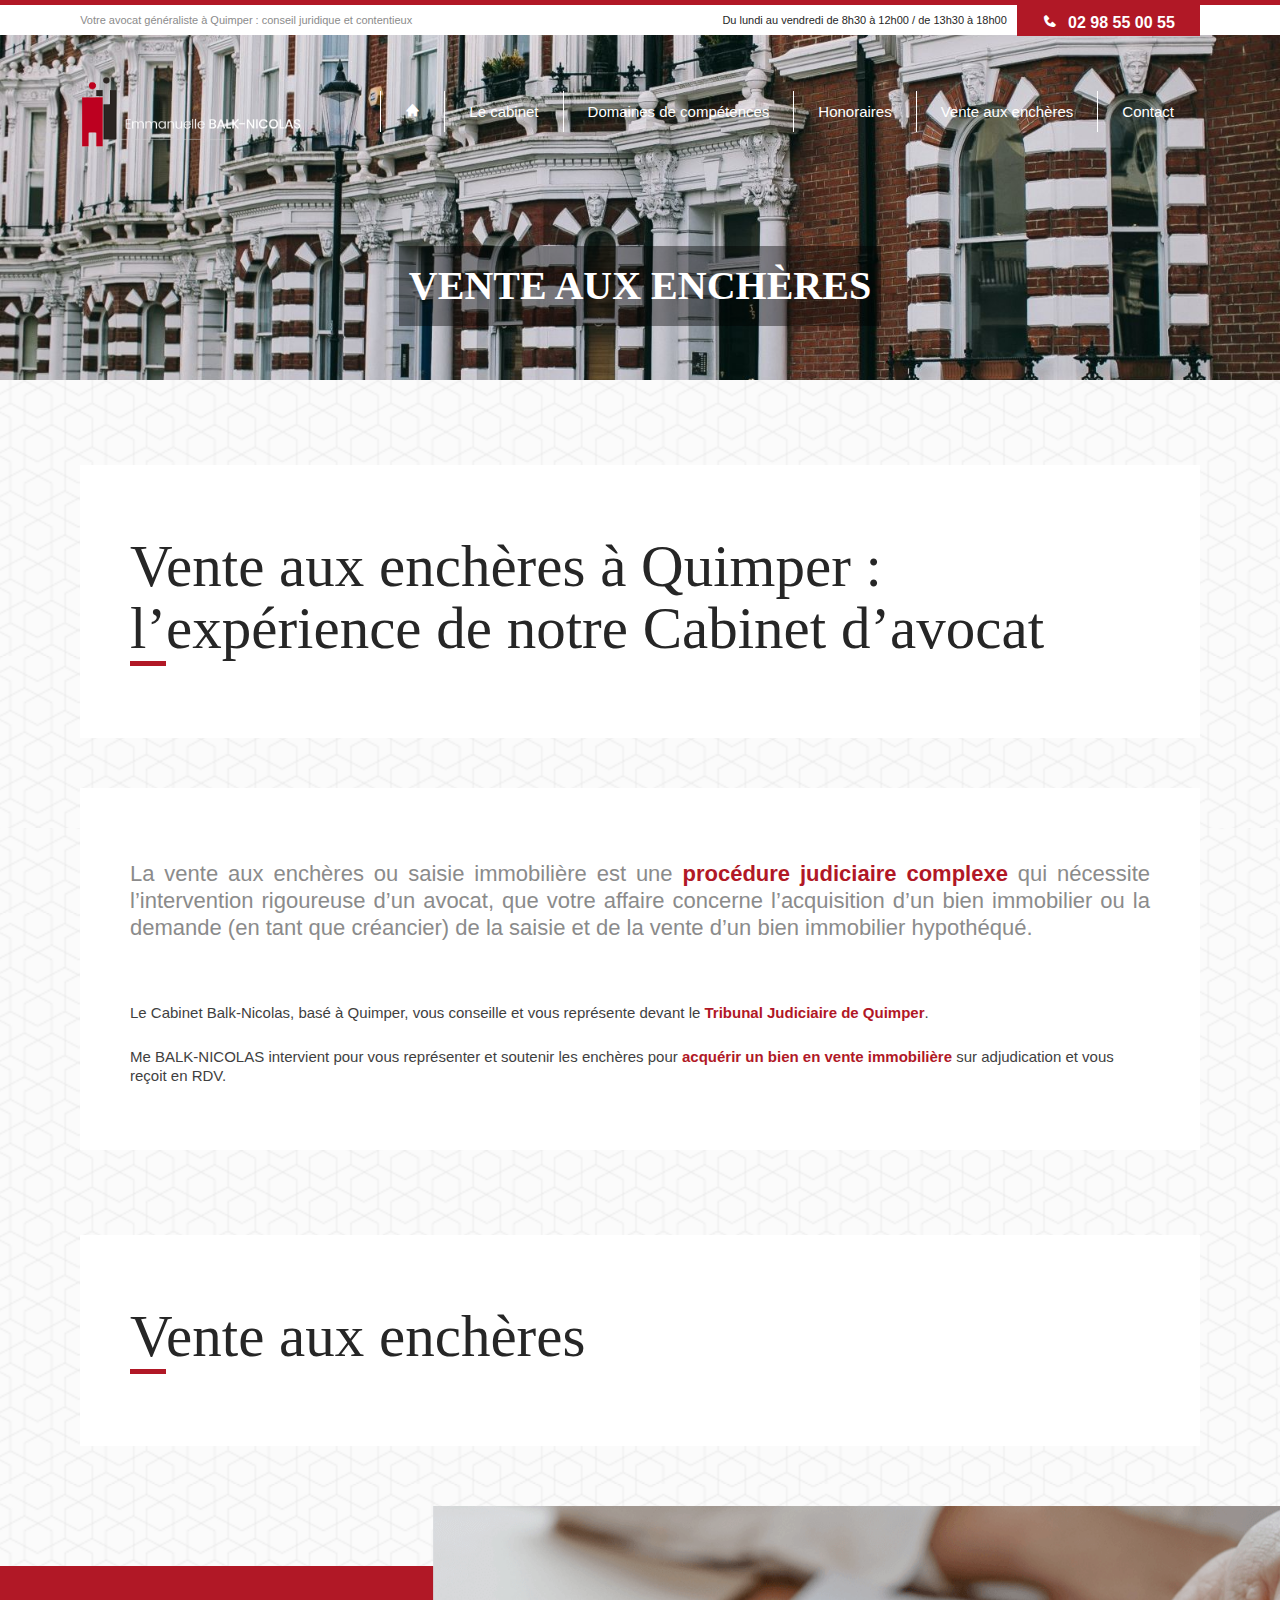
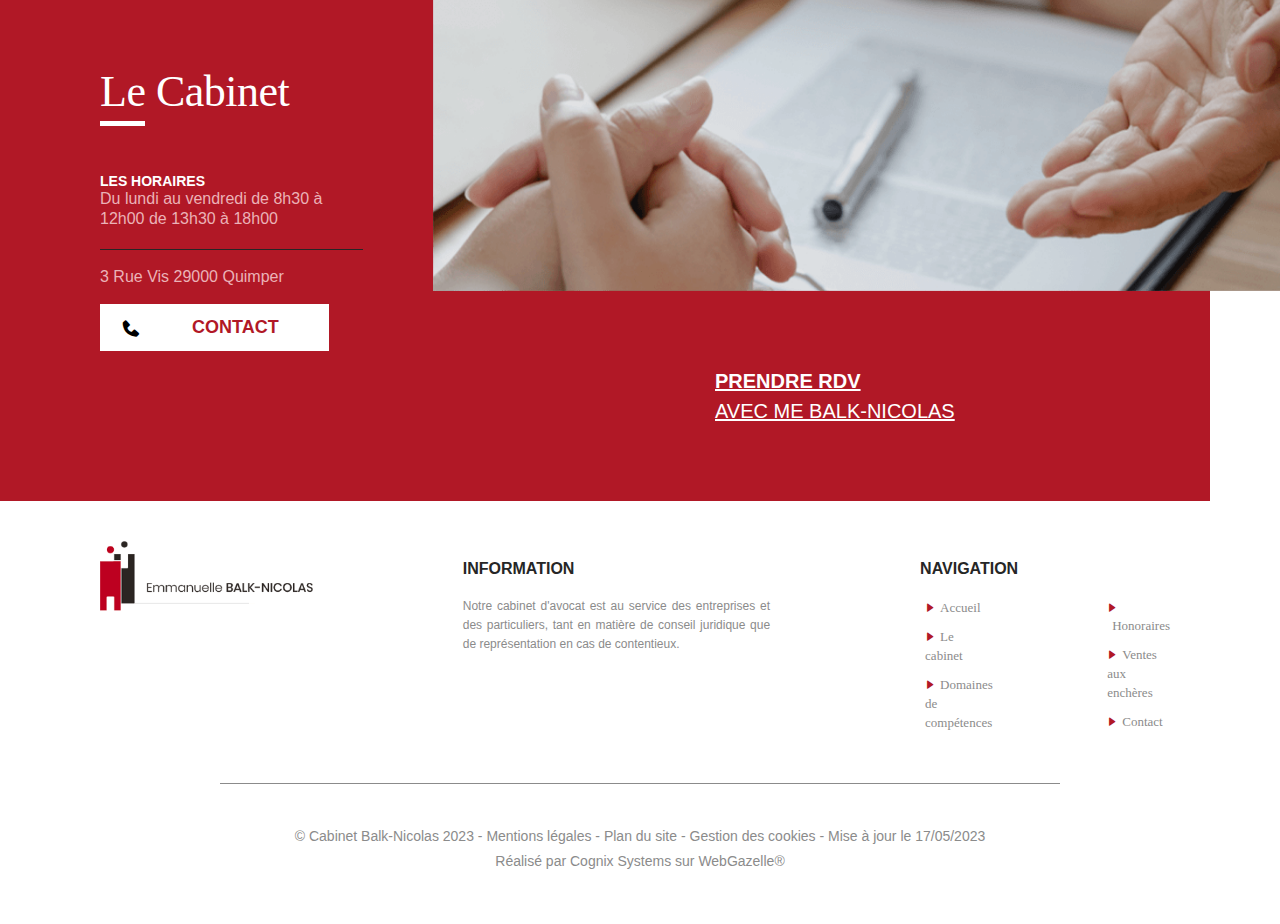
<file: docs/TP_BINOME/Vente aux enchères.html>
<!DOCTYPE html>
<html lang="en">
<head>
    <meta charset="UTF-8">
    <meta name="viewport" content="width=device-width, initial-scale=1.0">
    <title>Vente aux enchères &nbsp; | Cabinet Bailleux Balk-Nicolas Quimper</title>
    <link rel="stylesheet" href="venteauxencheres.css">
    <link href='https://unpkg.com/boxicons@2.1.4/css/boxicons.min.css' rel='stylesheet'>
    <link rel='stylesheet' href='https://cdn-uicons.flaticon.com/2.0.0/uicons-solid-rounded/css/uicons-solid-rounded.css'>
    <link rel="shortcut icon" href="../TP_BINOME/images/favicon-logo.png" type="image/x-icon">
</head>
<body>
    <div class="box1">
        <div class="blanc">
            <p class="p1">Votre avocat généraliste à Quimper : conseil juridique et contentieux</p>
            <p class="p2">Du lundi au vendredi de 8h30 à 12h00 / de 13h30 à 18h00</p>
            <p class="p3"><i class='bx bxs-phone' style="padding: 0px 10px 0px 0px;"></i>02 98 55 00 55</p>
        </div>
    </div>
    <div class="container1">
        <header>
            <img src="../TP_BINOME/images/header_logo.png" alt="" class="logo">
            <nav>
                <ul>
                    <li><a href="index.html"><i class='bx bxs-home'></i></a></li>
                    <li><a href="Le cabinet.html">Le cabinet</a></li>
                    <li><a href="Domaines de compétences.html">Domaines de compétences</a></li>
                    <li><a href="Honoraires.html">Honoraires</a></li>
                    <li><a href="Vente aux enchères.html">Vente aux enchères</a></li>
                    <li><a href="Contact.html">Contact</a></li>
                </ul>
            </nav>
        </header>
        <div class="box2">
            <h2 class="titre1">VENTE AUX ENCHÈRES</h2>
        </div>
    </div>
    <div class="container2">
        <h1 class="titre2">Vente aux enchères à Quimper : <span style="border-bottom: 5px solid #b11826;">l’</span>expérience de notre Cabinet d’avocat</h1>
    </div>
    <div class="container3">
        <p class="p4">La vente aux enchères ou saisie immobilière est une <span>procédure judiciaire complexe</span> qui nécessite l’intervention rigoureuse d’un avocat, que votre affaire concerne l’acquisition d’un bien immobilier ou la demande (en tant que créancier) de la saisie et de la vente d’un bien immobilier hypothéqué.</p>
        <p class="p5">Le Cabinet Balk-Nicolas, basé à Quimper, vous conseille et vous représente devant le <span>Tribunal Judiciaire de Quimper</span>.</p>
        <p class="p5">Me BALK-NICOLAS intervient pour vous représenter et soutenir les enchères pour <span>acquérir un bien en vente immobilière</span> sur adjudication et vous reçoit en RDV.</p>
    </div>
    <div class="container2">
        <h1 class="titre2"><span style="border-bottom: 5px solid #b11826;">V</span>ente aux enchères</h1>
    </div>
    <div class="arriere-plan">
        <div class="container7">
            <div class="bloc1">
                <h2 class="titre5"><span style="border-bottom:5px solid #FFFFFF;padding-bottom: 5px;">Le</span> Cabinet</h2>
                <p class="p15">LES HORAIRES</p>
                <p class="p16">Du lundi au vendredi de 8h30 à 12h00 de 13h30 à 18h00</p>
                <div class="bloc2">
                    <i class="fi fi-sr-marker" style="color: #FFFFFF;"></i>
                    <p class="p17">3 Rue Vis 29000 Quimper</p>
                </div>
                <div class="bloc3">
                    <i class='bx bxs-phone' style="font-size: 22px;"></i>
                    <button class="bouton6">CONTACT</button>
                </div>
            </div>
            <img src="../TP_BINOME/images/contact.png" alt="" class="img2">
        </div>
        <button class="bouton7"><strong>PRENDRE RDV</strong> <br> AVEC ME BALK-NICOLAS</button>
    </div>
    <div class="container8">
        <img src="../TP_BINOME/images/footer_logo.png" alt="">
        <div class="bloc4">
            <h3>INFORMATION</h3>
            <p>Notre cabinet d'avocat est au service des entreprises et des particuliers, tant en matière de conseil juridique que de représentation en cas de contentieux.</p>
        </div>
        <div class="bloc5">
            <h3>NAVIGATION</h3>
            <div class="item1">
                <div class="bloc5-1">
                    <ul>
                        <li><i class='bx bxs-right-arrow'></i><a href="#">Accueil</a></li>
                        <li><i class='bx bxs-right-arrow'></i><a href="#">Le cabinet</a></li>
                        <li><i class='bx bxs-right-arrow'></i><a href="#">Domaines de compétences</a></li>
                    </ul>
                </div>
                <div class="bloc5-2">
                    <ul>
                        <li><i class='bx bxs-right-arrow'></i><a href="#">Honoraires</a></li>
                        <li><i class='bx bxs-right-arrow'></i><a href="#">Ventes aux enchères</a></li>
                        <li><i class='bx bxs-right-arrow'></i><a href="#">Contact</a></li>
                    </ul>
                </div>
            </div>
        </div>
    </div>
    <div class="bloc6">
        <p>© Cabinet Balk-Nicolas 2023 - <a href="#">Mentions légales</a> - <a href="#">Plan du site</a> - <a href="#">Gestion des cookies</a> - Mise à jour le 17/05/2023
            Réalisé par <a href="#">Cognix Systems</a> sur <a href="#">WebGazelle</a>®
          </p>
    </div>
</file>
<file: docs/Khadim_Fall_CDSD/style.css>
body{
    margin: 0;
    padding: 0;
}
.container1{
    background-color: #BAD7F2;
}
header{
    display: flex;
    align-items: center;
    justify-content: space-around;
}
nav ul{
    list-style-type: none;
}
nav ul li{
    display: inline-block;
    padding: 0px;
}
nav ul li a{
    text-decoration: none;
    color: #003559;
    font-family: helvetica;
    font-size: 16px;
    font-weight: 900;
    padding: 30px;
}
.bloc1{
    display: flex;
    justify-content: space-around;
    align-items: center;
}
.bloc-texte1{
    margin: 202px 30px 210px 110px;
    display: flex;
    flex-direction: column;
    align-items: start;
    justify-content: center;
}
.P1{
    font-size: 78px;
    font-weight: 700;
    line-height: 78px;
    letter-spacing: 0em;
    text-align: left;
    color: #061A40;
}
.P2{
    font-family: helvetica;
    font-size: 22px;
    font-weight: 400;
    line-height: 40px;
    letter-spacing: 0em;
    text-align: left;
    color: #003559;
    
}
.bouton1{
    padding: 20px 60px 20px 60px;
    background-color: #003559;
    color: #FFFFFF;
    font-family: helvetica;
    font-size: 18px;
    font-weight: 900;
    line-height: 32px;
    letter-spacing: 0em;
    text-align: left;
    border: none;
}
.img1{
    margin: 70px 120px 0px 0px;
}
.titre1{
    font-size: 64px;
    font-weight: 700;
    line-height: 85px;
    letter-spacing: 0em;
    text-align: center;
    color: #061A40;
}
.container2{
    margin: 110px 0px 110px 0px;
}
.bloc-image{
    display: flex;
    justify-content: space-between;
    align-items: center;
    margin: 0px 80px 0px 80px;
}
.P3{
    font-family: helvetica;
    font-size: 20px;
    font-weight: 700;
    line-height: 24px;
    letter-spacing: 0em;
    color: #003559;    
}
.P4{
    font-family: helvetica;
    font-size: 28px;
    font-weight: 900;
    line-height: 34px;
    letter-spacing: 0em;
    margin-top: -15px;    
}
.container3{
    background-color: #BAD7F2;
    display: flex;
    justify-content: space-between;
    align-items: center;
}
.bouton2{
    padding: 20px 60px 20px 60px;
    background-color: #FFFFFF;
    font-family: helvetica;
    font-size: 18px;
    font-weight: 900;
    line-height: 32px;
    letter-spacing: 0em;
    color: #003559;    
    border: none;
    position: relative;
    bottom: 60px;
    right: 400px;
}
.bloc-texte2{
    margin: -30px 45px 0px 45px;
}
.img2{
    margin: 90px 0px 0px 70px;
}
.P5{
    font-size: 64px;
    font-weight: 700;
    line-height: 78px;
    letter-spacing: 0em;
    color: #061A40;    
}
.P6{
    font-family: helvetica;
    font-size: 20px;
    font-weight: 400;
    line-height: 36px;
    letter-spacing: 0em;
    color: #003559;    
}
.box-groupe1{
    display: flex;
    justify-content: space-between;
    align-items: center;
    margin-top: 60px;
}
.box1{
    border: 2px solid #003559;
    width: 160px;
    height: 160px;
}
.P7{
    font-size: 40px;
    font-weight: 700;
    line-height: 40px;
    letter-spacing: 0em;
    text-align: center;
    color: #003559;
}
.P8{
    font-family: helvetica;
    font-size: 18px;
    font-weight: 400;
    line-height: 18px;
    letter-spacing: 0em;
    text-align: center;
    color: #003559;    
    margin: -15px;
}
.box1-1{
    border: 2px solid #003559;
    width: 160px;
    height: 160px;
    background-color: #003559;
}

.P9{
    font-size: 40px;
    font-weight: 700;
    line-height: 40px;
    letter-spacing: 0em;
    text-align: center;
    color: #FFFFFF;
}
.P10{
    font-family: helvetica;
    font-size: 18px;
    font-weight: 400;
    line-height: 18px;
    letter-spacing: 0em;
    text-align: center;
    color: #FFFFFF;    
    margin: -15px;
}
.bloc-image2{
    display: flex;
    flex-wrap: wrap;
    justify-content: space-between;
    align-items: center;
    margin: 60px 35px 120px 35px;
}
.container5{
    background-color: #BAD7F2;
    display: flex;
    justify-content: space-between;
    align-items: center;
    padding: 40px 0px 40px 80px;
}
.bloc-texte3{
}
.titre2{
    font-size: 50px;
    font-weight: 700;
    line-height: 67px;
    letter-spacing: 0em;
    text-align: left;
    color: #061A40;    
}
.p11{
    font-family: helvetica;
    font-size: 18px;
    font-weight: 500;
    line-height: 29px;
    letter-spacing: 0em;
    text-align: left;
    color: #003559;    
}
.box-groupe2{
    display: flex;
    justify-content: space-between;
    margin: 40px 0px 40px 0px;
}
.box2{
    background-color: #003559;
    width: 100px;
    height: 100px;
    display: flex;
    flex-direction: column;
    justify-content: center;
    align-items: center;
}
.P12{
    font-size: 26px;
    font-weight: 700;
    line-height: 26px;
    letter-spacing: 0em;
    text-align: center;
    color: #FFFFFF;    
}
.P13{
    font-family: helvetica;
    font-size: 16px;
    font-weight: 400;
    line-height: 27px;
    letter-spacing: 0em;
    text-align: center;
    color: #FFFFFF;    
    margin-top: -10px;
}
.img3{
    position: relative;
    right: 80px;
    bottom: 240px;
}
.img4{
    position: relative;
    right: 600px;
    top: 240px;
}
.img5{
    margin: 0px 0px 0px 160px;
}
.container6{
    background-color: #061A40;
    padding: 50px 90px 0px 90px;
}
.grp1{
    display: flex;
    justify-content: space-between;
    align-items: center;
}
.P14{
    font-family: helvetica;
    font-size: 16px;
    font-weight: 400;
    line-height: 20px;
    letter-spacing: 0em;
    text-align: left;
    color: #d8d8d8;
    margin: 0px 0px 0px 0px;
}
.item2{
    display: flex;
    flex-direction: column;
    justify-content: center;
    align-items: start;

}
.titre3{
    font-family: helvetica;
    font-size: 17px;
    font-weight: 500;
    line-height: 20px;
    letter-spacing: 0em;
    text-align: left;
    color: #FFFFFF;
}
.liste2 li{
    list-style-type: none;
    padding: 5px;
    margin-left: -40px;
}
.liste2 li a{
    text-decoration: none;
    font-family: helvetica;
    font-size: 16px;
    font-weight: 400;
    line-height: 19px;
    letter-spacing: 0em;
    text-align: left;
    color: #d8d8d8;
}
.P15{
    font-family: helvetica;
    font-size: 16px;
    font-weight: 500;
    line-height: 26px;
    letter-spacing: -0.02em;
    text-align: center;
    color: #d8d8d8;
    margin-top: 200px;
    border-top: 1px solid #d8d8d8;
    padding-top: 20px;
}
</file>
<file: docs/MY_PORTFOLIO/style.css>
body{
    padding: 0;
    margin: 0;
}
.container1{
    background-color: #000000;
    height: 900px;
}
header{
    display: flex;
    justify-content: space-between;
    align-items: center;
    margin: 0px 80px 0px 80px;
}
.logo{
    width: 10%;
    height: 60px;
}
nav .menu{
    display: inline-flex;
}
nav .menu li{
    list-style-type: none;
    padding: 30px 30px 10px 30px;
}
nav .menu li a{
    text-decoration: none;
    color: #FFFFFF;
    font-family: helvetica;
    font-size: 15px;
    letter-spacing: -0.5px;
}
nav .menu li:hover{
    border-bottom: 2px solid #df2733;
}
nav .menu li a:focus{
    color: #df2733;
}
.gif{
    display: flex;
    justify-content: center;
    align-items: center;
}
.image-gif{
    width: 700px;
    height: 700px;
}
.nom{
    color: #FFFFFF;
    font-weight: bolder;
    font-size: 120px;
    line-height: 150px;
    letter-spacing: -0.5px;
    font-family: helvetica;
    text-align: center;
    position: relative;
    bottom: 690px;
}
.domaine{
    display: flex;
    justify-content: space-between;
    position: relative;
    bottom: 930px;
    margin: 0px 20px 0px 20px;
}
.P1{
    color: #df2733;
    font-weight: 500;
    font-size: 120px;
    line-height: 150px;
    letter-spacing: -0.5px;
    font-family: helvetica;
}
.P2{
    color: #FFFFFF;
    font-weight: bolder;
    font-size: 120px;
    line-height: 150px;
    letter-spacing: -0.5px;
    font-family: helvetica;
}
.domaine2{
    display: flex;
    justify-content: space-between;
    position: relative;
    bottom: 1210px;
    margin: 0px 20px 0px 20px;
}
.RS{
    position: relative;
    bottom: 1300px;
    display: flex;
    justify-content: right;
    align-items: center;
}
.RS a i{
    color: #ffffff;
    padding: 20px;
    font-size: 30px;
    border: 1px solid #df2733;
    border-radius: 50px;
    margin: 10px;
}
.RS a i:hover{
    box-shadow:  0px 0px 20px #df2733;
    animation: glow 1s ease-in infinite alternate;
}
@keyframes glow {
    0% {
      text-shadow: 0 0 10px #df2733, 0 0 20px #df2733, 0 0 30px #df2733, 0 0 40px #df2733;
   }
    50% {
      text-shadow: 0 0 20px #df2733, 0 0 30px #df2733, 0 0 40px #df2733, 0 0 50px #df2733;
   }
    100% {
      text-shadow: 0 0 10px #df2733, 0 0 20px #df2733, 0 0 30px #df2733, 0 0 40px #df2733;
   }
  }

.container2{
    background-color: #000000;
    margin-top: -60px;
    padding-bottom: 160px;
}
h1{
    color: #FFFFFF;
    font-weight: 500;
    font-size: 90px;
    line-height: 150px;
    letter-spacing: -0.5px;
    font-family: helvetica;
    text-align: center;
}
.bloc1{
    display: flex;
    flex-wrap: wrap;
    justify-content: space-evenly;
    align-items: center;
}
.card{
    width: 20%;
    height: 300px;
    border: 1px solid #df2733;
    border-radius: 15px;
    margin-top: 20px;
    padding: 10px;
    background-image: url(../MY_PORTFOLIO/images/aerial-view-doctor-writing-patient-daily-report-checklist.jpg);
    background-repeat: no-repeat;
    background-size: contain;
}
.card:hover{
    transform: scale(1.1);
    transition: all ease-in-out .3s;
}
.card h2{
    color: #FFFFFF;
    font-family: helvetica;
    font-size: 30px;
    letter-spacing: 5px;
}
.card h2 span{
    color: #df2733;
    text-decoration: 3px dashed underline;
}
.card p{
    color: #FFFFFF;
    font-family: helvetica;
    font-size: 14px;
}
.button {
    padding: 1em 1.5em;
    border: none;
    border-radius: 5px;
    font-weight: bold;
    letter-spacing: 5px;
    text-transform: uppercase;
    color: #df2733;
    transition: all 1000ms;
    font-size: 15px;
    position: relative;
    overflow: hidden;
    outline: 2px solid #df2733;
    margin: 120px 0px 0px 90px;
    cursor: pointer;
}
button:hover {
    color: #ffffff;
    transform: scale(1.1);
    outline: 1px solid #ffffff;
    box-shadow: 4px 5px 17px -4px #df2733;
}
button::before {
    content: "";
    position: absolute;
    left: -50px;
    top: 0;
    width: 0;
    height: 100%;
    background-color: #df2733;
    transform: skewX(45deg);
    z-index: -1;
    transition: width 1000ms;
}
button:hover::before {
    width: 250%;
}
.container3{
    background-color: #000000;
    margin-top: -60px;

}
</file>
<file: docs/TP_BINOME/style.css>
body{
    margin: 0;
    padding: 0;
    background-image: url(../TP_BINOME/images/texture.png);
}
.box1{
    background-color: #b11826;
    height: 30px;
}
.blanc{
    background-color: #FFFFFF;
    display: flex;
    justify-content: space-around;
    align-items: center;
    height: 30px;
    transform: translateY(5px);
}
.p1{
    color: #8b8b8b;
    font-size: 11px;
    line-height: 12px;
    letter-spacing: normal;
    font-family: Arial;
}
.p2{
    color: #262626;
    font-size: 11px;
    line-height: 15px;
    letter-spacing: normal;
    font-family: Arial;
    transform: translateX(150px);
}
.p3{
    background-color: #b11826;
    color: #FFFFFF;
    font-size: 16px;
    line-height: 24px;
    padding: 6px 25px 1px 25px;
    font-family: Arial;
    text-align: center;
    font-weight: 600;
}
.container1{
    background-image: url(../TP_BINOME/images/avocat-bailleux-balk-nicolas.jpg);
    background-size: cover;
    background-repeat: no-repeat;
    background-position: center;
    height: 800px;
}
header{
    display: flex;
    justify-content: space-between;
    align-items: center;
    margin: 0px 82px 0px 82px;
}
.logo{
    height: 70px;
    padding: 33px 0px 33px 0px;
}
nav{
    display: flex;
    justify-content: center;
    align-items: center;
}
nav ul{
    display: flex;
    justify-content: space-around;
    align-items: center;
    list-style-type: none;
    padding: 45px 0px 45px 0px ;
}
nav ul li{
    border-left: 1px solid #FFFFFF;
    padding: 10px 24px 10px 24px;
}
nav ul li a{
    text-decoration: none;
    color: #FFFFFF;
    font-size: 15px;
    font-family: arial;
    font-weight: 500;
    line-height: 21px;
    text-align: center;
}
nav ul li:hover{
    border-bottom: 2px solid #FFFFFF;
    color: #FFFFFF;
}
.box2{
    display: flex;
    flex-direction: column;
    justify-content: center;
    align-items: center;
    margin: 200px 0px 0px 0px;
}
.titre1{
    font-size: 52px;
    line-height: 60px;
    color: #FFFFFF;
    background-color: rgba(0, 0, 0, 0.4);;
    text-align: center;
    padding: 10px 15px 10px 15px;
}
.p4{
    font-family: arial;
    font-size: 17px;
    line-height: 24px;
    text-align: center;
    color: #FFFFFF;
    margin: -35px 0px 0px 0px;
}
.bouton1{
    background-color: #b11826;
    color: #FFFFFF;
    text-transform: uppercase;
    font-size: 10px;
    line-height: 15px;
    border: none;
    padding: 12px 40px 12px 40px;
    font-family: arial;
    font-weight: 600;
    letter-spacing: 2px;
    text-align: center;
    margin: 24px 0px 0px 0px;
    cursor: pointer;
}
.bouton1:hover{
    background-color: #3a3a3a;
    transition: all ease-in-out.3s;
}
.container2{
    background-color: #FFFFFF;
    margin: 80px 57px 80px 57px;
}
.p5{
    font-size: 56px;
    line-height: 61.2px;
    letter-spacing: -0.5px;
    text-align: center;
    color: #262626;
    padding: 5px 0px 5px 0px;
}
.p6{
    font-size: 20px;
    line-height: 24px;
    letter-spacing: normal;
    text-align: center;
    color: #8b8b8b;
    margin: -30px 330px 0px 330px;
}
.box3{
    display: flex;
    justify-content: space-between;
}
.box3 .L2{
    padding: 20px 100px 20px 0px;
}
.box3 .L2 li{
    list-style-type: none;
    border-bottom: 1px solid #e0e0e0;
    padding: 10px;
}
.box3 .L2 li::before {
    content: "";
    display: inline-block;
    width: 16px;
    height: 16px;
    background-image: url('../TP_BINOME/images/check-circle-regular-24.png');
    background-size: 20px 20px;
    background-repeat: no-repeat;
    padding: 0px 2px 2px 2px;
}
.box3 .L2 a{
    text-decoration: none;
    color: #262626;
    font-size: 10px;
    font-family: arial;
    font-weight: 500;
    line-height: 18px;
    text-align: left;
    padding-left: 20px;
    text-transform: uppercase;
}
.box3 .L2 li:hover{
    background-color: #f8f8f8;
}
.box3 .L2 a:hover{
    color: #b11826;
    font-weight: bolder;
    transform: scale(1.2);
    transition: all ease-in-out .1s;
}
.bouton2{
    background-color: #b11826;
    color: #FFFFFF;
    text-transform: uppercase;
    font-size: 10px;
    line-height: 15px;
    border: none;
    padding: 12px 40px 12px 40px;
    font-family: arial;
    font-weight: 600;
    letter-spacing: 2px;
    text-align: center;
    margin: 24px 0px 50px 500px;
    cursor: pointer;
}
.bouton2:hover{
    background-color: #3a3a3a;
    transition: all ease-in-out.6s;
}
.container3{
    background-color: #FFFFFF;
    padding: 120px 42px 132px 42px;
}
.titre2{
    font-size: 59px;
    line-height: 61px;
    color: #262626;
    text-align: left;
    letter-spacing: -0.5;
    padding: 0px 82px 0px 52px;
    font-weight: lighter;
}
.titre3{
    font-size: 32px;
    line-height: 36px;
    color: #b11826;
    text-align: left;
    letter-spacing: normal;
    font-family: arial;
    padding: 0px 32px 0px 52px;
    margin: 0px 120px 0px 0px;
    font-weight: lighter;
}
.container4{
    background-color: #FFFFFF;
    margin: 50px 0px 50px 0px;
    display: flex;
    justify-content: center;
}
.rectangle-rouge{
    background-color: #b11826;
    width: 25%;
    height: 1163px;
}
.bloc-texte{
    padding: 120px 90px 0px 40px;
}
.p7{
    color: #8b8b8b;
    font-size: 22px;
    line-height: 27px;
    text-align: justify;
    font-family: arial;
}
.p8{
    font-family: arial;
    font-size: 15px;
    line-height: 19px;
    text-align: left;
    color: #3f3f3f;
}
.p9{
    font-family: arial;
    font-size: 15px;
    line-height: 19px;
    text-align: justify;
    color: #3f3f3f;
}
.p10{
    font-family: arial;
    font-size: 32px;
    line-height: 39px;
    text-align: justify;
    color: #b11826;
}
.p11{
    font-family: arial;
    font-size: 15px;
    line-height: 19px;
    text-align: left;
    color: #3f3f3f;
}
.p12{
    font-family: arial;
    font-size: 15px;
    line-height: 19px;
    text-align: left;
    color: #3f3f3f;
}
.p13{
    font-family: arial;
    font-size: 15px;
    line-height: 19px;
    text-align: left;
    color: #3f3f3f;
}
.important{
    color: #b11826;
    font-weight: 600;
}
.img1{
    height: 100%;
    width: 100%;
}
.container5{
    background-color: #FFFFFF;
    margin: 0px 0px 190px 0px;
}
.bouton-groupe{
    display: flex;
    justify-content: space-between;
    align-items: center;
    margin:0px 370px 0px 370px;
}
.bouton3{
    background-color: #b11826;
    color: #FFFFFF;
    text-transform: uppercase;
    font-size: 10px;
    line-height: 15px;
    border: none;
    padding: 12px 40px 12px 40px;
    font-family: arial;
    font-weight: 600;
    letter-spacing: 2px;
    text-align: center;
    margin-top: 120px;
    cursor: pointer;
}
.bouton3:hover{
    background-color: #3a3a3a;
    transition: all ease-in-out.3s;
}
.p14{
    color: #3f3f3f;
    font-size: 15px;
    line-height: 21px;
    text-align: center;
    font-family: arial;
    padding: 52px 82px 42px 82px;
}
.bouton4{
    background-color: #b11826;
    color: #FFFFFF;
    text-transform: uppercase;
    font-size: 10px;
    line-height: 15px;
    border: none;
    padding: 12px 40px 12px 40px;
    font-family: arial;
    font-weight: 600;
    letter-spacing: 2px;
    text-align: center;
    margin: 0px 0px 120px 450px;
    cursor: pointer;
}
.bouton4:hover{
    background-color: #3a3a3a;
    transition: all ease-in-out.3s;
}
.titre4{
    font-size: 65px;
    line-height: 61px;
    text-align: center;
    letter-spacing: -0.5px;
    color: #262626;
    font-weight: lighter;
}
.bouton5{
    background-color: #b11826;
    color: #FFFFFF;
    text-transform: uppercase;
    font-size: 10px;
    line-height: 15px;
    border: none;
    padding: 15px 30px 15px 30px;
    font-family: arial;
    font-weight: 600;
    letter-spacing: 2px;
    text-align: center;
    margin: 0px 0px 210px 550px;
    cursor: pointer;
}
.bouton5:hover{
    background-color: #3a3a3a;
    transition: all ease-in-out.3s;
}
.arriere-plan{
    background-color: #FFFFFF;
}
.container7{
    background-color: #b11826;
    display: flex;
    margin: 0px 70px 0px 0px;
    padding: 0px 0px 150px 0px;
}
.bloc1{
    padding: 60px 0px 0px 100px;
    display: flex;
    flex-direction: column;
    align-items: start;
    justify-content: start;
}
.titre5{
    font-size: 44px;
    line-height: 58px;
    text-align: left;
    letter-spacing: -0.5px;
    color: #FFFFFF;
    font-weight: lighter;
}
.p15{
    font-size: 14px;
    line-height: 21px;
    text-align: left;
    color: #FFFFFF;
    font-family: arial;
    font-weight: 600;
}
.p16{
    font-size: 16px;
    line-height: 20px;
    text-align: left;
    color: #ebb2b7;
    font-family: arial;
    font-weight: lighter;
    margin: -17px 0px 0px 0px;
    padding-bottom: 20px;
    border-bottom: 1px solid #262626;

}
.bloc2{
    display: flex;
    align-items: center;
}
.p17{
    font-size: 16px;
    line-height: 22px;
    text-align: left;
    color: #ebb2b7;
    font-family: arial;
    font-weight: lighter;
}
.bloc3{
    display: flex;
    align-items: center;
    background-color: #FFFFFF;
    padding: 0px 0px 0px 20px;
}
.bouton6{
    font-size: 18px;
    line-height: 27px;
    font-weight: 600;
    color: #b11826;
    text-align: left;
    border: none;
    background-color: #FFFFFF;
    padding: 10px 50px 10px 50px;
    cursor: pointer;
}
.bouton6:hover{
    background-color: #3a3a3a;
    color: #FFFFFF;
    transition: all ease-in-out.4s;
}
.img2{
    position: relative;
    top: -60px;
    left: 70px;
    width: 70%;
}
.bouton7{
    position: relative;
    left: 40rem;
    bottom: 210px;
    padding: 75px;
    border: none;
    color: white;
    text-decoration: underline;
    font-size: 20px;
    line-height: 30px;
    text-align: left;
    background-color: #b11826;
    cursor: pointer;
}
.bouton7:hover{
    background-color: #3a3a3a;
    transform: scale(1.1);
    transition: all ease-in-out .3s;
}
.container8{
    background-color: #fff;
    display: flex;
    justify-content: space-evenly;
    align-items: start;
    padding: 0px 100px 0px 100px;
    margin-top: -170px;
}
.container8 img{
    height: 70px;
}
.bloc4{
    margin: 0px 150px 0px 150px;
}
.bloc4 h3{
    color: #262626;
    font-size: 16px;
    line-height: 24px;
    font-family: arial;
}
.bloc4 p{
    color: #8b8b8b;
    font-size: 12px;
    line-height: 19px;
    font-family: arial;
    text-align: justify;
}
.bloc5{
    display: flex;
    flex-direction: column;
    flex-wrap: wrap;
    align-items: start;
}
.bloc5 h3{
    color: #262626;
    font-size: 16px;
    line-height: 24px;
    font-family: arial;
}
.bloc5 ul li{
    list-style-type: none;
    padding: 5px;
}
.bloc5 ul li a{
    text-decoration: none;
    font-size: 13px;
    line-height: 18px;
    color: #8b8b8b;
    padding: 5px;
}
.bloc5 ul li i{
    color: #b11826;
    font-size: 10px;
}
.item1{
    display: flex;
    justify-content: space-between;
    align-items: start;
    margin-top: -20px;
}
.bloc5-1{
    margin-right: 100px;
}
.bloc5-1 ul li{
    margin-left: -40px;
}
.bloc5-2 ul li{
    margin-left: -40px;
}
.bloc5-1 ul li a:hover{
    color: #b11826;
}
.bloc5-2 ul li a:hover{
    color: #b11826;
}
.bloc6{
    background-color: #FFFFFF;
    padding: 30px;
}
.bloc6 p{
    text-align: center;
    padding: 40px 60px 10px 60px;
    margin: 0px 190px 10px 190px;
    border-top: 1px solid #8b8b8b;
    font-size: 14px;
    font-family: arial;
    line-height: 25px;
    color: #8b8b8b;
}
.bloc6 a{
    color: #8b8b8b;
    text-decoration: none;
}
.bloc6 a:hover{
    color: #8b8b8b;
    opacity: 80%;
}
</file>
<file: docs/essai/e.css>
.container1{
	display: flex;
	border: 1px solid black;
	flex-wrap: wrap;
	padding: 5px;
	justify-content: space-between;
	}

.gris{
	background-color: lightgray;
	height: 50px;
	width: 24%;
	margin: 5px;
}
.jaune{
	background-color: yellow;
	height: 50px;
	width: 49%;
	margin: 5px;
}
.vert{
	background-color: lightgreen;
	height: 50px;
	width: 100%;
	margin: 5px;
}
.noir{
	background-color: darkgreen;
	height: 50px;
	width: 35%;
	margin: 5px;
}
.white{
	background-color: white;
	height: 20px;
	width: 35%;
	margin: 5px;
}
.turquoise{
	background-color: turquoise;
	height: 50px;
	width: 5%;
	margin: 5px;
}
.container2{
	border: 1px solid black;
	background-color: lightgrey;
	display: flex;
	flex-wrap: wrap;
	padding: 5px;
	align-content: space-between;
  	justify-content: space-between;
	margin-top: 10px;
}
.bleu{
	background-color: blue;
	height: 150px;
	width: 24%;
	margin: 5px;
	border: 1px solid white;
}
.violet{
	background-color: purple;
	height: 150px;
	width: 24%;
	margin: 5px;
	border: 1px solid white;

}
.rouge{
	background-color: red;
	height: 150px;
	width: 24%;
	margin: 5px;
	border: 1px solid white;

}
.or{
	background-color: gold;
	height: 150px;
	width: 24%;
	margin: 5px;
	border: 1px solid white;

}
.container3{
	background-color: lightcoral;
	padding: 10px;
	margin: 10px 0px 20px 0px;
	display: flex;
	justify-content: space-between;
	align-items: center;
}
.item1{
	height: 110px;
	width: 65%;
	background-color: darkred;
	border-radius: 15px;
}
.bloc1{
	width: 30%;
	height: 110px;
	border-radius: 10px;
}
.item2{
	height: 40px;
	width: 100%;
	background-color: yellow;
	border-radius: 10px;
	display: flex;
	justify-content: space-evenly;
	align-items: center;
}
.item2_1{
	background-color: black;
	height: 30px;
	width: 30%;
	border: 3px solid white;
	border-radius: 10px;
}
.item3{
	background-color: aquamarine;
	height: 60px;
	width: 100%;
	border-radius: 10px;
	margin-top: 10px;
	display: flex;
	justify-content: space-evenly;
	align-items: center;
}
.item3_1{
	height: 50px;
	width: 60%;
	background-color: red;
}
.item3_2{
	height: 50px;
	width: 10%;
	background-color: lightgray;
	border-radius: 10px;
	border: 2px solid black;
}
.item4{
	height: 50px;
	background-color: black;
}
</file>
<file: docs/essai/essai.css>
body{
	margin: 0px;
	padding: 0px;
}
.orange{
	height: 100px;
	background-color: orange;
	margin-bottom: 10px;
}
.bloc{
	display: flex;
	margin: 5px;
	justify-content: space-around;

}	
.vert{
	height: 489px;
	width: 20%;
	background-color: green;
}
.container{
	width: 60%;
	display: flex;
	flex-wrap: wrap;
	flex-direction: row;
	justify-content: space-around;
}
.bleu{
	height: 430px;
	background-color: blue;
	width: 24%;
}
.violet{
	height: 58px;
	width: 99%;
	background-color: purple;
}
.marron{
	height: 100px;
	background-color: darkred;
	margin-bottom: 10px;
}
.gris{
	height: 100px;
	background-color: grey;
}
</file>
<file: docs/TP_BINOME/contact.css>
body{
    margin: 0;
    padding: 0;
    background-image: url(../TP_BINOME/images/texture.png);
}
.box1{
    background-color: #b11826;
    height: 30px;
}
.blanc{
    background-color: #FFFFFF;
    display: flex;
    justify-content: space-around;
    align-items: center;
    height: 30px;
    transform: translateY(5px);
}
.p1{
    color: #8b8b8b;
    font-size: 11px;
    line-height: 12px;
    letter-spacing: normal;
    font-family: Arial;
}
.p2{
    color: #262626;
    font-size: 11px;
    line-height: 15px;
    letter-spacing: normal;
    font-family: Arial;
    transform: translateX(150px);
}
.p3{
    background-color: #b11826;
    color: #FFFFFF;
    font-size: 16px;
    line-height: 24px;
    padding: 6px 25px 1px 25px;
    font-family: Arial;
    text-align: center;
    font-weight: 600;
}
.container1{
    background-image: url(../TP_BINOME/images/white-and-brown-building-3639507.jpg);
    background-size: cover;
    background-repeat: no-repeat;
    background-position: center;
    height: 350px;
}
header{
    display: flex;
    justify-content: space-between;
    align-items: center;
    margin: 0px 82px 0px 82px;
}
.logo{
    height: 70px;
    padding: 33px 0px 33px 0px;
}
nav{
    display: flex;
    justify-content: center;
    align-items: center;
}
nav ul{
    display: flex;
    justify-content: space-around;
    align-items: center;
    list-style-type: none;
    padding: 45px 0px 45px 0px ;
}
nav ul li{
    border-left: 1px solid #FFFFFF;
    padding: 10px 24px 10px 24px;
}
nav ul li a{
    text-decoration: none;
    color: #FFFFFF;
    font-size: 15px;
    font-family: arial;
    font-weight: 500;
    line-height: 21px;
    text-align: center;
}
nav ul li:hover{
    border-bottom: 2px solid #FFFFFF;
    color: #FFFFFF;
}
.box2{
    display: flex;
    justify-content: center;
    align-items: center;
    margin: 20px 0px 0px 0px;
}
.titre1{
    font-size: 40px;
    line-height: 80px;
    color: #FFFFFF;
    background-color: rgba(0, 0, 0, 0.4);;
    text-align: center;
    padding: 0px 10px 0px 10px;
}
.container2{
    background-color: #FFFFFF;
    padding: 30px 0px 40px 0px;
    margin: 85px 80px 50px 80px;
}
.titre2{
    font-size: 59px;
    line-height: 62px;
    color: #262626;
    text-align: left;
    letter-spacing: -0.5;
    font-weight: lighter;
    padding: 0px 20px 0px 50px;
}
.container3{
    padding: 50px;
    background-color: #FFFFFF;
    margin: 50px 80px 50px 80px;
}
.p5{
    font-family: arial;
    font-size: 15px;
    line-height: 19px;
    color: #3f3f3f;
    padding: 5px 0px 5px 0px;
}
.container3 span{
    color: #b11826;
    font-weight: 700;
}
.container4{
    background-color: #FFFFFF;
    padding: 50px 0px 60px 50px;
    margin: 85px 80px 50px 80px;
    display: flex;
}
.container4 p{
    font-family: arial;
    font-size: 15px;
    line-height: 19px;
    color: #3f3f3f;
    padding: 5px 300px 5px 5px;
}
.container4 span{
    color: #b11826;
    font-weight: 700;
}
.container4 p i{
    color: #b11826;
    font-size: 9px;
    font-weight: 100;
    padding-right: 5px;
}
.container5{
    background-color: #FFFFFF;
    margin: 50px 80px 50px 80px;
    padding: 50px;
}
.container5 .bloc{
    display: flex;
    align-items: start;
    justify-content: space-between;
    padding: 2px;
}
.container5 form label{
    font-family: arial;
    font-size: 15px;
    line-height: 19px;
    color: #3f3f3f;
    text-align: left;
}
.container5 form input{
    width: 60%;
    height: 30px;
    border: 1px solid #c3c3c3;
    border-radius: 2px;
}
.container5 form textarea{
    max-width: 60%;
    border: 1px solid #c3c3c3;
    border-radius: 2px;
}
.container5 form button{
    border: 1px solid #c3c3c3;
    border-radius: 2px;
    background-color: #e0e0e0;
    font-family: arial;
    font-size: 15px;
    font-weight: 600;
    line-height: 19px;
    color: #3f3f3f;
    padding: 10px 17px;
    cursor: pointer;
    transform: translateX(30em);
}
.container5 form button:hover{
    background-color: #ffffff;
}
.arriere-plan{
    background-color: #FFFFFF;
    margin-top: 120px;
}
.container7{
    background-color: #b11826;
    display: flex;
    margin: 0px 70px 0px 0px;
    padding: 0px 0px 150px 0px;
}
.bloc1{
    padding: 60px 0px 0px 100px;
    display: flex;
    flex-direction: column;
    align-items: start;
    justify-content: start;
}
.titre5{
    font-size: 44px;
    line-height: 58px;
    text-align: left;
    letter-spacing: -0.5px;
    color: #FFFFFF;
    font-weight: lighter;
}
.p15{
    font-size: 14px;
    line-height: 21px;
    text-align: left;
    color: #FFFFFF;
    font-family: arial;
    font-weight: 600;
}
.p16{
    font-size: 16px;
    line-height: 20px;
    text-align: left;
    color: #ebb2b7;
    font-family: arial;
    font-weight: lighter;
    margin: -17px 0px 0px 0px;
    padding-bottom: 20px;
    border-bottom: 1px solid #262626;

}
.bloc2{
    display: flex;
    align-items: center;
}
.p17{
    font-size: 16px;
    line-height: 22px;
    text-align: left;
    color: #ebb2b7;
    font-family: arial;
    font-weight: lighter;
}
.bloc3{
    display: flex;
    align-items: center;
    background-color: #FFFFFF;
    padding: 0px 0px 0px 20px;
}
.bouton6{
    font-size: 18px;
    line-height: 27px;
    font-weight: 600;
    color: #b11826;
    text-align: left;
    border: none;
    background-color: #FFFFFF;
    padding: 10px 50px 10px 50px;
    cursor: pointer;
}
.bouton6:hover{
    background-color: #3a3a3a;
    color: #FFFFFF;
    transition: all ease-in-out.4s;
}
.img2{
    position: relative;
    top: -60px;
    left: 70px;
    width: 70%;
}
.bouton7{
    position: relative;
    left: 40rem;
    bottom: 210px;
    padding: 75px;
    border: none;
    color: white;
    text-decoration: underline;
    font-size: 20px;
    line-height: 30px;
    text-align: left;
    background-color: #b11826;
    cursor: pointer;
}
.bouton7:hover{
    background-color: #3a3a3a;
    transform: scale(1.1);
    transition: all ease-in-out .3s;
}
.container8{
    background-color: #fff;
    display: flex;
    justify-content: space-evenly;
    align-items: start;
    padding: 0px 100px 0px 100px;
    margin-top: -170px;
}
.container8 img{
    height: 70px;
}
.bloc4{
    margin: 0px 150px 0px 150px;
}
.bloc4 h3{
    color: #262626;
    font-size: 16px;
    line-height: 24px;
    font-family: arial;
}
.bloc4 p{
    color: #8b8b8b;
    font-size: 12px;
    line-height: 19px;
    font-family: arial;
    text-align: justify;
}
.bloc5{
    display: flex;
    flex-direction: column;
    flex-wrap: wrap;
    align-items: start;
}
.bloc5 h3{
    color: #262626;
    font-size: 16px;
    line-height: 24px;
    font-family: arial;
}
.bloc5 ul li{
    list-style-type: none;
    padding: 5px;
}
.bloc5 ul li a{
    text-decoration: none;
    font-size: 13px;
    line-height: 18px;
    color: #8b8b8b;
    padding: 5px;
}
.bloc5 ul li i{
    color: #b11826;
    font-size: 10px;
}
.item1{
    display: flex;
    justify-content: space-between;
    align-items: start;
    margin-top: -20px;
}
.bloc5-1{
    margin-right: 100px;
}
.bloc5-1 ul li{
    margin-left: -40px;
}
.bloc5-2 ul li{
    margin-left: -40px;
}
.bloc5-1 ul li a:hover{
    color: #b11826;
}
.bloc5-2 ul li a:hover{
    color: #b11826;
}
.bloc6{
    background-color: #FFFFFF;
    padding: 30px;
}
.bloc6 p{
    text-align: center;
    padding: 40px 60px 10px 60px;
    margin: 0px 190px 10px 190px;
    border-top: 1px solid #8b8b8b;
    font-size: 14px;
    font-family: arial;
    line-height: 25px;
    color: #8b8b8b;
}
.bloc6 a{
    color: #8b8b8b;
    text-decoration: none;
}
.bloc6 a:hover{
    color: #8b8b8b;
    opacity: 80%;
}
</file>
<file: docs/TP_BINOME/Domainedecompetences.css>
body{
    margin: 0;
    padding: 0;
    background-image: url(../TP_BINOME/images/texture.png);
}
.box1{
    background-color: #b11826;
    height: 30px;
}
.blanc{
    background-color: #FFFFFF;
    display: flex;
    justify-content: space-around;
    align-items: center;
    height: 30px;
    transform: translateY(5px);
}
.p1{
    color: #8b8b8b;
    font-size: 11px;
    line-height: 12px;
    letter-spacing: normal;
    font-family: Arial;
}
.p2{
    color: #262626;
    font-size: 11px;
    line-height: 15px;
    letter-spacing: normal;
    font-family: Arial;
    transform: translateX(150px);
}
.p3{
    background-color: #b11826;
    color: #FFFFFF;
    font-size: 16px;
    line-height: 24px;
    padding: 6px 25px 1px 25px;
    font-family: Arial;
    text-align: center;
    font-weight: 600;
}
.container1{
    background-image: url(../TP_BINOME/images/white-and-brown-building-3639507.jpg);
    background-size: cover;
    background-repeat: no-repeat;
    background-position: center;
    height: 350px;
}
header{
    display: flex;
    justify-content: space-between;
    align-items: center;
    margin: 0px 82px 0px 82px;
}
.logo{
    height: 70px;
    padding: 33px 0px 33px 0px;
}
nav{
    display: flex;
    justify-content: center;
    align-items: center;
}
nav ul{
    display: flex;
    justify-content: space-around;
    align-items: center;
    list-style-type: none;
    padding: 45px 0px 45px 0px ;
}
nav ul li{
    border-left: 1px solid #FFFFFF;
    padding: 10px 24px 10px 24px;
}
nav ul li a{
    text-decoration: none;
    color: #FFFFFF;
    font-size: 15px;
    font-family: arial;
    font-weight: 500;
    line-height: 21px;
    text-align: center;
}
nav ul li:hover{
    border-bottom: 2px solid #FFFFFF;
    color: #FFFFFF;
}
.box2{
    display: flex;
    justify-content: center;
    align-items: center;
    margin: 20px 0px 0px 0px;
}
.titre1{
    font-size: 40px;
    line-height: 80px;
    color: #FFFFFF;
    background-color: rgba(0, 0, 0, 0.4);;
    text-align: center;
    padding: 0px 10px 0px 10px;
}
.container2{
    background-color: #FFFFFF;
    padding: 30px 0px 40px 0px;
    margin: 85px 80px 50px 80px;
}
.titre2{
    font-size: 59px;
    line-height: 62px;
    color: #262626;
    text-align: left;
    letter-spacing: -0.5;
    font-weight: lighter;
    padding: 0px 20px 0px 50px;
}
.container3{
    padding: 50px;
    background-color: #FFFFFF;
    margin: 50px 80px 50px 80px;
}
.p4{
    color: #8b8b8b;
    font-size: 22px;
    line-height: 27px;
    text-align: justify;
    font-family: arial;
}
.p5{
    font-family: arial;
    font-size: 15px;
    line-height: 19px;
    color: #3f3f3f;
    padding: 40px 0px 0px 0px;
}
.container3 span{
    color: #b11826;
    font-weight: 700;
}
.container5{
    background-color: #fff;
    margin: 50px 80px 50px 80px;
    padding: 60px 50px;
}
.mini-titre{
    color: #b11826;
    font-size: 35px;
    line-height: 36px;
    font-family: arial;
    font-weight: 100;
}
.bloc-texte2 .p7{
    font-size: 15px;
    font-family: arial;
    font-weight: 700;
    line-height: 21px;
    color: #3f3f3f;
}
.bloc-texte2 span{
    color: #b11826;
}
.bloc-texte2 .p8{
    font-size: 15px;
    font-family: arial;
    line-height: 21px;
    color: #3f3f3f;
}
.bloc-texte2 .p11{
    font-size: 15px;
    font-family: arial;
    line-height: 21px;
    color: #3f3f3f;
    padding: 90px 0px 20px 0px ;
}
.container5 a{
    color: #b11826;
}
.container5 a:hover{
    text-decoration: none;
}
.container5-1{
    display: flex;
    justify-content: space-between;
}
.bloc-texte2{
    width: 50%;
    margin-top: -30px;
}
.container5-1 img{
    height: 40%;
    width: 45%;
}
.container6{
    background-color: #FFFFFF;
    margin: 50px 80px 50px 80px;
    padding: 40px;
}
.container6 h3{
    color: #b11826;
    font-size: 24px;
    line-height: 28px;
    font-family: arial;
    font-weight: 100;
}
.container6 p{
    font-size: 15px;
    line-height: 21px;
    font-family: arial;
}
.bouton1{
    background-color: #b11826;
    color: #FFFFFF;
    text-transform: uppercase;
    font-size: 10px;
    line-height: 15px;
    border: none;
    padding: 12px 40px 12px 40px;
    font-family: arial;
    font-weight: 600;
    letter-spacing: 2px;
    text-align: center;
    margin: 30px 0px 10px 0px;
    cursor: pointer;
}
.bouton1:hover{
    background-color: #3a3a3a;
    transition: all ease-in-out.3s;
}
.arriere-plan{
    background-color: #FFFFFF;
    margin-top: 120px;
}
.container7{
    background-color: #b11826;
    display: flex;
    margin: 0px 70px 0px 0px;
    padding: 0px 0px 150px 0px;
}
.bloc1{
    padding: 60px 0px 0px 100px;
    display: flex;
    flex-direction: column;
    align-items: start;
    justify-content: start;
}
.titre5{
    font-size: 44px;
    line-height: 58px;
    text-align: left;
    letter-spacing: -0.5px;
    color: #FFFFFF;
    font-weight: lighter;
}
.p15{
    font-size: 14px;
    line-height: 21px;
    text-align: left;
    color: #FFFFFF;
    font-family: arial;
    font-weight: 600;
}
.p16{
    font-size: 16px;
    line-height: 20px;
    text-align: left;
    color: #ebb2b7;
    font-family: arial;
    font-weight: lighter;
    margin: -17px 0px 0px 0px;
    padding-bottom: 20px;
    border-bottom: 1px solid #262626;

}
.bloc2{
    display: flex;
    align-items: center;
}
.p17{
    font-size: 16px;
    line-height: 22px;
    text-align: left;
    color: #ebb2b7;
    font-family: arial;
    font-weight: lighter;
}
.bloc3{
    display: flex;
    align-items: center;
    background-color: #FFFFFF;
    padding: 0px 0px 0px 20px;
}
.bouton6{
    font-size: 18px;
    line-height: 27px;
    font-weight: 600;
    color: #b11826;
    text-align: left;
    border: none;
    background-color: #FFFFFF;
    padding: 10px 50px 10px 50px;
    cursor: pointer;
}
.bouton6:hover{
    background-color: #3a3a3a;
    color: #FFFFFF;
    transition: all ease-in-out.4s;
}
.img2{
    position: relative;
    top: -60px;
    left: 70px;
    width: 70%;
}
.bouton7{
    position: relative;
    left: 40rem;
    bottom: 210px;
    padding: 75px;
    border: none;
    color: white;
    text-decoration: underline;
    font-size: 20px;
    line-height: 30px;
    text-align: left;
    background-color: #b11826;
    cursor: pointer;
}
.bouton7:hover{
    background-color: #3a3a3a;
    transform: scale(1.1);
    transition: all ease-in-out .3s;
}
.container8{
    background-color: #fff;
    display: flex;
    justify-content: space-evenly;
    align-items: start;
    padding: 0px 100px 0px 100px;
    margin-top: -170px;
}
.container8 img{
    height: 70px;
}
.bloc4{
    margin: 0px 150px 0px 150px;
}
.bloc4 h3{
    color: #262626;
    font-size: 16px;
    line-height: 24px;
    font-family: arial;
}
.bloc4 p{
    color: #8b8b8b;
    font-size: 12px;
    line-height: 19px;
    font-family: arial;
    text-align: justify;
}
.bloc5{
    display: flex;
    flex-direction: column;
    flex-wrap: wrap;
    align-items: start;
}
.bloc5 h3{
    color: #262626;
    font-size: 16px;
    line-height: 24px;
    font-family: arial;
}
.bloc5 ul li{
    list-style-type: none;
    padding: 5px;
}
.bloc5 ul li a{
    text-decoration: none;
    font-size: 13px;
    line-height: 18px;
    color: #8b8b8b;
    padding: 5px;
}
.bloc5 ul li i{
    color: #b11826;
    font-size: 10px;
}
.item1{
    display: flex;
    justify-content: space-between;
    align-items: start;
    margin-top: -20px;
}
.bloc5-1{
    margin-right: 100px;
}
.bloc5-1 ul li{
    margin-left: -40px;
}
.bloc5-2 ul li{
    margin-left: -40px;
}
.bloc5-1 ul li a:hover{
    color: #b11826;
}
.bloc5-2 ul li a:hover{
    color: #b11826;
}
.bloc6{
    background-color: #FFFFFF;
    padding: 30px;
}
.bloc6 p{
    text-align: center;
    padding: 40px 60px 10px 60px;
    margin: 0px 190px 10px 190px;
    border-top: 1px solid #8b8b8b;
    font-size: 14px;
    font-family: arial;
    line-height: 25px;
    color: #8b8b8b;
}
.bloc6 a{
    color: #8b8b8b;
    text-decoration: none;
}
.bloc6 a:hover{
    color: #8b8b8b;
    opacity: 80%;
}
</file>
<file: docs/TP_BINOME/honoraires.css>
body{
    margin: 0;
    padding: 0;
    background-image: url(../TP_BINOME/images/texture.png);
}
.box1{
    background-color: #b11826;
    height: 30px;
}
.blanc{
    background-color: #FFFFFF;
    display: flex;
    justify-content: space-around;
    align-items: center;
    height: 30px;
    transform: translateY(5px);
}
.p1{
    color: #8b8b8b;
    font-size: 11px;
    line-height: 12px;
    letter-spacing: normal;
    font-family: Arial;
}
.p2{
    color: #262626;
    font-size: 11px;
    line-height: 15px;
    letter-spacing: normal;
    font-family: Arial;
    transform: translateX(150px);
}
.p3{
    background-color: #b11826;
    color: #FFFFFF;
    font-size: 16px;
    line-height: 24px;
    padding: 6px 25px 1px 25px;
    font-family: Arial;
    text-align: center;
    font-weight: 600;
}
.container1{
    background-image: url(../TP_BINOME/images/white-and-brown-building-3639507.jpg);
    background-size: cover;
    background-repeat: no-repeat;
    background-position: center;
    height: 350px;
}
header{
    display: flex;
    justify-content: space-between;
    align-items: center;
    margin: 0px 82px 0px 82px;
}
.logo{
    height: 70px;
    padding: 33px 0px 33px 0px;
}
nav{
    display: flex;
    justify-content: center;
    align-items: center;
}
nav ul{
    display: flex;
    justify-content: space-around;
    align-items: center;
    list-style-type: none;
    padding: 45px 0px 45px 0px ;
}
nav ul li{
    border-left: 1px solid #FFFFFF;
    padding: 10px 24px 10px 24px;
}
nav ul li a{
    text-decoration: none;
    color: #FFFFFF;
    font-size: 15px;
    font-family: arial;
    font-weight: 500;
    line-height: 21px;
    text-align: center;
}
nav ul li:hover{
    border-bottom: 2px solid #FFFFFF;
    color: #FFFFFF;
}
.box2{
    display: flex;
    justify-content: center;
    align-items: center;
    margin: 20px 0px 0px 0px;
}
.titre1{
    font-size: 40px;
    line-height: 80px;
    color: #FFFFFF;
    background-color: rgba(0, 0, 0, 0.4);;
    text-align: center;
    padding: 0px 10px 0px 10px;
}
.container2{
    background-color: #FFFFFF;
    padding: 20px 70px 50px 50px;
    margin: 85px 80px 50px 80px;
}
.titre2{
    font-size: 59px;
    line-height: 62px;
    color: #262626;
    text-align: left;
    letter-spacing: -0.5;
    font-weight: lighter;
    padding: 0px 0px 20px 0px;
}
.p4{
    color: #8b8b8b;
    font-size: 22px;
    line-height: 27px;
    text-align: justify;
    font-family: arial;
    padding: 0px 0px 30px 0px;
}
.p5{
    font-size: 15px;
    line-height: 21px;
    color: #3f3f3f;
    font-family: arial;
}
.p5 span{
    color: #b11826;
    font-weight: 700;
}
.bouton1{
    background-color: #b11826;
    color: #FFFFFF;
    text-transform: uppercase;
    font-size: 10px;
    line-height: 15px;
    border: none;
    padding: 12px 40px 12px 40px;
    font-family: arial;
    font-weight: 600;
    letter-spacing: 2px;
    text-align: center;
    margin: 30px 0px 10px 0px;
    cursor: pointer;
}
.bouton1:hover{
    background-color: #3a3a3a;
    transition: all ease-in-out.3s;
}
.container3{
    background-color: #fff;
    margin: 50px 80px 50px 80px;
    padding: 50px 50px 0px 50px;
    height: 430px;
}
.bloc-texte3{
    width: 55%;
}
.mini-titre{
    color: #b11826;
    font-size: 35px;
    line-height: 36px;
    font-family: arial;
    font-weight: 100;
}
.container3 p{
    font-size: 15px;
    line-height: 21px;
    color: #3f3f3f;
    font-family: arial;
    padding: 10px 0px 0px 0px;
}
.container3 span{
    color: #b11826;
    font-weight: 700;
}
.img5{
    width: 40%;
    height: 550px;
    position: relative;
    left: 550px;
    bottom: 350px;
    background-color: #fff;
    padding: 0px 0px 50px 50px;
}
.container4{
    background-color: #fff;
    margin: 200px 80px 50px 80px;
    padding: 50px;
}
.container4 .g-div .img3{
    position: relative;
    top: 0px;
    left: 0px;
    height: 300px;
    padding: 0;
}
.bloc-texte4{
    width: 50%;
    float: right;
}
.bloc-texte4 p i{
    color: #b11826;
    font-size: 9px;
    font-weight: 100;
    padding-right: 5px;
}
.p19{
    margin-left: 20px;
}
.container4 .g-div .bloc-texte4 p{
    font-size: 15px;
    line-height: 21px;
    color: #3f3f3f;
    font-family: arial;
    padding: 1px 0px 0px 0px;
}
.p10{
    margin: 80px 50px 0px 0px;
    padding: 5px 15px ;
    font-family: arial;
    text-align: start;
    font-size: 16px;
    line-height: 21px;
    background-color: #f0f0f0;
    color: #3f3f3f;
    border-left: 5px solid #b11826;
}
.container5{
    background-color: #fff;
    margin: 50px 80px 50px 80px;
    padding: 50px 50px 50px 50px;
}
.container5 .p18{
    font-size: 15px;
    line-height: 21px;
    color: #3f3f3f;
    font-family: arial;
}
.container5 .p20{
    margin-left: 20px;
    font-size: 15px;
    line-height: 21px;
    color: #3f3f3f;
    font-family: arial;
}
.container5 p i{
    color: #b11826;
    font-size: 9px;
    font-weight: 100;
    padding-right: 5px;
}
.arriere-plan{
    background-color: #FFFFFF;
    margin-top: 120px;
}
.container7{
    background-color: #b11826;
    display: flex;
    margin: 0px 70px 0px 0px;
    padding: 0px 0px 150px 0px;
}
.bloc1{
    padding: 60px 0px 0px 100px;
    display: flex;
    flex-direction: column;
    align-items: start;
    justify-content: start;
}
.titre5{
    font-size: 44px;
    line-height: 58px;
    text-align: left;
    letter-spacing: -0.5px;
    color: #FFFFFF;
    font-weight: lighter;
}
.p15{
    font-size: 14px;
    line-height: 21px;
    text-align: left;
    color: #FFFFFF;
    font-family: arial;
    font-weight: 600;
}
.p16{
    font-size: 16px;
    line-height: 20px;
    text-align: left;
    color: #ebb2b7;
    font-family: arial;
    font-weight: lighter;
    margin: -17px 0px 0px 0px;
    padding-bottom: 20px;
    border-bottom: 1px solid #262626;

}
.bloc2{
    display: flex;
    align-items: center;
}
.p17{
    font-size: 16px;
    line-height: 22px;
    text-align: left;
    color: #ebb2b7;
    font-family: arial;
    font-weight: lighter;
}
.bloc3{
    display: flex;
    align-items: center;
    background-color: #FFFFFF;
    padding: 0px 0px 0px 20px;
}
.bouton6{
    font-size: 18px;
    line-height: 27px;
    font-weight: 600;
    color: #b11826;
    text-align: left;
    border: none;
    background-color: #FFFFFF;
    padding: 10px 50px 10px 50px;
    cursor: pointer;
}
.bouton6:hover{
    background-color: #3a3a3a;
    color: #FFFFFF;
    transition: all ease-in-out.4s;
}
.img2{
    position: relative;
    top: -60px;
    left: 70px;
    width: 70%;
}
.bouton7{
    position: relative;
    left: 40rem;
    bottom: 210px;
    padding: 75px;
    border: none;
    color: white;
    text-decoration: underline;
    font-size: 20px;
    line-height: 30px;
    text-align: left;
    background-color: #b11826;
    cursor: pointer;
}
.bouton7:hover{
    background-color: #3a3a3a;
    transform: scale(1.1);
    transition: all ease-in-out .3s;
}
.container8{
    background-color: #fff;
    display: flex;
    justify-content: space-evenly;
    align-items: start;
    padding: 0px 100px 0px 100px;
    margin-top: -170px;
}
.container8 .img4{
    height: 70px;
}
.bloc4{
    margin: 0px 150px 0px 150px;
}
.bloc4 h3{
    color: #262626;
    font-size: 16px;
    line-height: 24px;
    font-family: arial;
}
.bloc4 p{
    color: #8b8b8b;
    font-size: 12px;
    line-height: 19px;
    font-family: arial;
    text-align: justify;
}
.bloc5{
    display: flex;
    flex-direction: column;
    flex-wrap: wrap;
    align-items: start;
}
.bloc5 h3{
    color: #262626;
    font-size: 16px;
    line-height: 24px;
    font-family: arial;
}
.bloc5 ul li{
    list-style-type: none;
    padding: 5px;
}
.bloc5 ul li a{
    text-decoration: none;
    font-size: 13px;
    line-height: 18px;
    color: #8b8b8b;
    padding: 5px;
}
.bloc5 ul li i{
    color: #b11826;
    font-size: 10px;
}
.item1{
    display: flex;
    justify-content: space-between;
    align-items: start;
    margin-top: -20px;
}
.bloc5-1{
    margin-right: 100px;
}
.bloc5-1 ul li{
    margin-left: -40px;
}
.bloc5-2 ul li{
    margin-left: -40px;
}
.bloc5-1 ul li a:hover{
    color: #b11826;
}
.bloc5-2 ul li a:hover{
    color: #b11826;
}
.bloc6{
    background-color: #FFFFFF;
    padding: 30px;
}
.bloc6 p{
    text-align: center;
    padding: 40px 60px 10px 60px;
    margin: 0px 190px 10px 190px;
    border-top: 1px solid #8b8b8b;
    font-size: 14px;
    font-family: arial;
    line-height: 25px;
    color: #8b8b8b;
}
.bloc6 a{
    color: #8b8b8b;
    text-decoration: none;
}
.bloc6 a:hover{
    color: #8b8b8b;
    opacity: 80%;
}
</file>
<file: docs/TP_BINOME/Lecabinet.css>
body{
    margin: 0;
    padding: 0;
    background-image: url(../TP_BINOME/images/texture.png);
}
.box1{
    background-color: #b11826;
    height: 30px;
}
.blanc{
    background-color: #FFFFFF;
    display: flex;
    justify-content: space-around;
    align-items: center;
    height: 30px;
    transform: translateY(5px);
}
.p1{
    color: #8b8b8b;
    font-size: 11px;
    line-height: 12px;
    letter-spacing: normal;
    font-family: Arial;
}
.p2{
    color: #262626;
    font-size: 11px;
    line-height: 15px;
    letter-spacing: normal;
    font-family: Arial;
    transform: translateX(150px);
}
.p3{
    background-color: #b11826;
    color: #FFFFFF;
    font-size: 16px;
    line-height: 24px;
    padding: 6px 25px 1px 25px;
    font-family: Arial;
    text-align: center;
    font-weight: 600;
}
.container1{
    background-image: url(../TP_BINOME/images/sebastian-pichler-baqh53vqutc-unsplashbis.jpg);
    background-size: cover;
    background-repeat: no-repeat;
    background-position: center;
    height: 350px;
}
header{
    display: flex;
    justify-content: space-between;
    align-items: center;
    margin: 0px 82px 0px 82px;
}
.logo{
    height: 70px;
    padding: 33px 0px 33px 0px;
}
nav{
    display: flex;
    justify-content: center;
    align-items: center;
}
nav ul{
    display: flex;
    justify-content: space-around;
    align-items: center;
    list-style-type: none;
    padding: 45px 0px 45px 0px ;
}
nav ul li{
    border-left: 1px solid #FFFFFF;
    padding: 10px 24px 10px 24px;
}
nav ul li a{
    text-decoration: none;
    color: #FFFFFF;
    font-size: 15px;
    font-family: arial;
    font-weight: 500;
    line-height: 21px;
    text-align: center;
}
nav ul li:hover{
    border-bottom: 2px solid #FFFFFF;
    color: #FFFFFF;
}
.box2{
    display: flex;
    justify-content: center;
    align-items: center;
    margin: 20px 0px 0px 0px;
}
.titre1{
    font-size: 40px;
    line-height: 80px;
    color: #FFFFFF;
    background-color: rgba(0, 0, 0, 0.4);;
    text-align: center;
    padding: 0px 10px 0px 10px;
}
.container2{
    background-color: #FFFFFF;
    padding: 50px 50px 70px 50px;
    margin: 95px 80px 50px 80px;
}
.titre2{
    font-size: 59px;
    line-height: 62px;
    color: #262626;
    text-align: left;
    letter-spacing: -0.5;
    font-weight: lighter;
    padding: 0px 100px 0px 100px;
}
.container3{
    background-color: #FFFFFF;
    margin: 50px 80px 50px 80px;
}
.container3-1{
    display: flex;
    justify-content: center;
}
.bloc-texte{
    padding: 120px 200px 0px 50px;
    margin-top: -90px;
}
.p7{
    color: #8b8b8b;
    font-size: 22px;
    line-height: 27px;
    text-align: justify;
    font-family: arial;
}
.p8{
    font-family: arial;
    font-size: 15px;
    line-height: 19px;
    text-align: left;
    color: #3f3f3f;
}
.p9{
    font-family: arial;
    font-size: 15px;
    line-height: 19px;
    text-align: justify;
    color: #3f3f3f;
}
.p10{
    margin: 80px 50px 0px 40px;
    padding: 10px 15px ;
    font-family: arial;
    text-align: start;
    font-size: 16px;
    line-height: 21px;
    background-color: #f0f0f0;
    color: #3f3f3f;
    border-left: 5px solid #b11826;
}
.important{
    color: #b11826;
    font-weight: 600;
}
.img1{
    height: 100%;
    width: 40%;
    margin-top: 40px;
    padding-right: 50px;
}
.bouton1{
    background-color: #b11826;
    color: #FFFFFF;
    text-transform: uppercase;
    font-size: 10px;
    line-height: 15px;
    border: none;
    padding: 12px 40px 12px 40px;
    font-family: arial;
    font-weight: 600;
    letter-spacing: 2px;
    text-align: center;
    margin: 40px 0px 70px 350px;
    cursor: pointer;
}
.bouton1:hover{
    background-color: #3a3a3a;
    transition: all ease-in-out.3s;
}
.container4{
    background-color: #fff;
    margin: 50px 80px 50px 80px;
    padding: 50px;
}
.mini-titre{
    color: #b11826;
    font-size: 35px;
    line-height: 36px;
    font-family: arial;
    font-weight: 100;
}
.container4 p{
    color: #3f3f3f;
    font-size: 15px;
    line-height: 21px;
    font-family: arial;
}
.container4 span{
    color: #b11826;
    font-weight: bold;
}
.container5{
    background-color: #fff;
    margin: 50px 80px 50px 80px;
    padding: 60px 50px;
}
.container5 p{
    font-size: 15px;
    font-family: arial;
    line-height: 21px;
    color: #3f3f3f;
}
.container5 .p11{
    color: #b11826;
    padding: 20px 0px ;
}
.container5 a{
    color: #b11826;
}
.container5 a:hover{
    text-decoration: none;
}

.container5-1{
    display: flex;
    justify-content: space-between;
}
.bloc-texte2{
    width: 50%;
    margin-top: -30px;
}
.bouton2{
    background-color: #b11826;
    color: #FFFFFF;
    text-transform: uppercase;
    font-size: 10px;
    line-height: 15px;
    border: none;
    padding: 12px 40px 12px 40px;
    font-family: arial;
    font-weight: 600;
    letter-spacing: 2px;
    text-align: center;
    margin: 0px 0px 10px 0px;
    cursor: pointer;
}
.bouton2:hover{
    background-color: #3a3a3a;
    transition: all ease-in-out.3s;
}
.container5-1 img{
    height: 40%;
    width: 45%;
}
.container4 a{
    color: #b11826;
}
.bouton3{
    background-color: #b11826;
    color: #FFFFFF;
    text-transform: uppercase;
    font-size: 10px;
    line-height: 15px;
    border: none;
    padding: 12px 40px 12px 40px;
    font-family: arial;
    font-weight: 600;
    letter-spacing: 2px;
    text-align: center;
    margin: 30px 0px 10px 0px;
    cursor: pointer;
}
.bouton3:hover{
    background-color: #3a3a3a;
    transition: all ease-in-out.3s;
}
.arriere-plan{
    background-color: #FFFFFF;
    margin-top: 120px;
}
.container7{
    background-color: #b11826;
    display: flex;
    margin: 0px 70px 0px 0px;
    padding: 0px 0px 150px 0px;
}
.bloc1{
    padding: 60px 0px 0px 100px;
    display: flex;
    flex-direction: column;
    align-items: start;
    justify-content: start;
}
.titre5{
    font-size: 44px;
    line-height: 58px;
    text-align: left;
    letter-spacing: -0.5px;
    color: #FFFFFF;
    font-weight: lighter;
}
.p15{
    font-size: 14px;
    line-height: 21px;
    text-align: left;
    color: #FFFFFF;
    font-family: arial;
    font-weight: 600;
}
.p16{
    font-size: 16px;
    line-height: 20px;
    text-align: left;
    color: #ebb2b7;
    font-family: arial;
    font-weight: lighter;
    margin: -17px 0px 0px 0px;
    padding-bottom: 20px;
    border-bottom: 1px solid #262626;

}
.bloc2{
    display: flex;
    align-items: center;
}
.p17{
    font-size: 16px;
    line-height: 22px;
    text-align: left;
    color: #ebb2b7;
    font-family: arial;
    font-weight: lighter;
}
.bloc3{
    display: flex;
    align-items: center;
    background-color: #FFFFFF;
    padding: 0px 0px 0px 20px;
}
.bouton6{
    font-size: 18px;
    line-height: 27px;
    font-weight: 600;
    color: #b11826;
    text-align: left;
    border: none;
    background-color: #FFFFFF;
    padding: 10px 50px 10px 50px;
    cursor: pointer;
}
.bouton6:hover{
    background-color: #3a3a3a;
    color: #FFFFFF;
    transition: all ease-in-out.4s;
}
.img2{
    position: relative;
    top: -60px;
    left: 70px;
    width: 70%;
}
.bouton7{
    position: relative;
    left: 40rem;
    bottom: 210px;
    padding: 75px;
    border: none;
    color: white;
    text-decoration: underline;
    font-size: 20px;
    line-height: 30px;
    text-align: left;
    background-color: #b11826;
    cursor: pointer;
}
.bouton7:hover{
    background-color: #3a3a3a;
    transform: scale(1.1);
    transition: all ease-in-out .3s;
}
.container8{
    background-color: #fff;
    display: flex;
    justify-content: space-evenly;
    align-items: start;
    padding: 0px 100px 0px 100px;
    margin-top: -170px;
}
.container8 img{
    height: 70px;
}
.bloc4{
    margin: 0px 150px 0px 150px;
}
.bloc4 h3{
    color: #262626;
    font-size: 16px;
    line-height: 24px;
    font-family: arial;
}
.bloc4 p{
    color: #8b8b8b;
    font-size: 12px;
    line-height: 19px;
    font-family: arial;
    text-align: justify;
}
.bloc5{
    display: flex;
    flex-direction: column;
    flex-wrap: wrap;
    align-items: start;
}
.bloc5 h3{
    color: #262626;
    font-size: 16px;
    line-height: 24px;
    font-family: arial;
}
.bloc5 ul li{
    list-style-type: none;
    padding: 5px;
}
.bloc5 ul li a{
    text-decoration: none;
    font-size: 13px;
    line-height: 18px;
    color: #8b8b8b;
    padding: 5px;
}
.bloc5 ul li i{
    color: #b11826;
    font-size: 10px;
}
.item1{
    display: flex;
    justify-content: space-between;
    align-items: start;
    margin-top: -20px;
}
.bloc5-1{
    margin-right: 100px;
}
.bloc5-1 ul li{
    margin-left: -40px;
}
.bloc5-2 ul li{
    margin-left: -40px;
}
.bloc5-1 ul li a:hover{
    color: #b11826;
}
.bloc5-2 ul li a:hover{
    color: #b11826;
}
.bloc6{
    background-color: #FFFFFF;
    padding: 30px;
}
.bloc6 p{
    text-align: center;
    padding: 40px 60px 10px 60px;
    margin: 0px 190px 10px 190px;
    border-top: 1px solid #8b8b8b;
    font-size: 14px;
    font-family: arial;
    line-height: 25px;
    color: #8b8b8b;
}
.bloc6 a{
    color: #8b8b8b;
    text-decoration: none;
}
.bloc6 a:hover{
    color: #8b8b8b;
    opacity: 80%;
}
</file>
<file: docs/TP_BINOME/venteauxencheres.css>
body{
    margin: 0;
    padding: 0;
    background-image: url(../TP_BINOME/images/texture.png);
}
.box1{
    background-color: #b11826;
    height: 30px;
}
.blanc{
    background-color: #FFFFFF;
    display: flex;
    justify-content: space-around;
    align-items: center;
    height: 30px;
    transform: translateY(5px);
}
.p1{
    color: #8b8b8b;
    font-size: 11px;
    line-height: 12px;
    letter-spacing: normal;
    font-family: Arial;
}
.p2{
    color: #262626;
    font-size: 11px;
    line-height: 15px;
    letter-spacing: normal;
    font-family: Arial;
    transform: translateX(150px);
}
.p3{
    background-color: #b11826;
    color: #FFFFFF;
    font-size: 16px;
    line-height: 24px;
    padding: 6px 25px 1px 25px;
    font-family: Arial;
    text-align: center;
    font-weight: 600;
}
.container1{
    background-image: url(../TP_BINOME/images/white-and-brown-building-3639507.jpg);
    background-size: cover;
    background-repeat: no-repeat;
    background-position: center;
    height: 350px;
}
header{
    display: flex;
    justify-content: space-between;
    align-items: center;
    margin: 0px 82px 0px 82px;
}
.logo{
    height: 70px;
    padding: 33px 0px 33px 0px;
}
nav{
    display: flex;
    justify-content: center;
    align-items: center;
}
nav ul{
    display: flex;
    justify-content: space-around;
    align-items: center;
    list-style-type: none;
    padding: 45px 0px 45px 0px ;
}
nav ul li{
    border-left: 1px solid #FFFFFF;
    padding: 10px 24px 10px 24px;
}
nav ul li a{
    text-decoration: none;
    color: #FFFFFF;
    font-size: 15px;
    font-family: arial;
    font-weight: 500;
    line-height: 21px;
    text-align: center;
}
nav ul li:hover{
    border-bottom: 2px solid #FFFFFF;
    color: #FFFFFF;
}
.box2{
    display: flex;
    justify-content: center;
    align-items: center;
    margin: 20px 0px 0px 0px;
}
.titre1{
    font-size: 40px;
    line-height: 80px;
    color: #FFFFFF;
    background-color: rgba(0, 0, 0, 0.4);;
    text-align: center;
    padding: 0px 10px 0px 10px;
}
.container2{
    background-color: #FFFFFF;
    padding: 30px 0px 40px 0px;
    margin: 85px 80px 50px 80px;
}
.titre2{
    font-size: 59px;
    line-height: 62px;
    color: #262626;
    text-align: left;
    letter-spacing: -0.5;
    font-weight: lighter;
    padding: 0px 20px 0px 50px;
}
.container3{
    padding: 50px;
    background-color: #FFFFFF;
    margin: 50px 80px 50px 80px;
}
.p4{
    color: #8b8b8b;
    font-size: 22px;
    line-height: 27px;
    text-align: justify;
    font-family: arial;
    padding-bottom: 30px;
}
.p5{
    font-family: arial;
    font-size: 15px;
    line-height: 19px;
    color: #3f3f3f;
    padding: 10px 0px 0px 0px;
}
.container3 span{
    color: #b11826;
    font-weight: 700;
}
.arriere-plan{
    background-color: #FFFFFF;
    margin-top: 120px;
}
.container7{
    background-color: #b11826;
    display: flex;
    margin: 0px 70px 0px 0px;
    padding: 0px 0px 150px 0px;
}
.bloc1{
    padding: 60px 0px 0px 100px;
    display: flex;
    flex-direction: column;
    align-items: start;
    justify-content: start;
}
.titre5{
    font-size: 44px;
    line-height: 58px;
    text-align: left;
    letter-spacing: -0.5px;
    color: #FFFFFF;
    font-weight: lighter;
}
.p15{
    font-size: 14px;
    line-height: 21px;
    text-align: left;
    color: #FFFFFF;
    font-family: arial;
    font-weight: 600;
}
.p16{
    font-size: 16px;
    line-height: 20px;
    text-align: left;
    color: #ebb2b7;
    font-family: arial;
    font-weight: lighter;
    margin: -17px 0px 0px 0px;
    padding-bottom: 20px;
    border-bottom: 1px solid #262626;

}
.bloc2{
    display: flex;
    align-items: center;
}
.p17{
    font-size: 16px;
    line-height: 22px;
    text-align: left;
    color: #ebb2b7;
    font-family: arial;
    font-weight: lighter;
}
.bloc3{
    display: flex;
    align-items: center;
    background-color: #FFFFFF;
    padding: 0px 0px 0px 20px;
}
.bouton6{
    font-size: 18px;
    line-height: 27px;
    font-weight: 600;
    color: #b11826;
    text-align: left;
    border: none;
    background-color: #FFFFFF;
    padding: 10px 50px 10px 50px;
    cursor: pointer;
}
.bouton6:hover{
    background-color: #3a3a3a;
    color: #FFFFFF;
    transition: all ease-in-out.4s;
}
.img2{
    position: relative;
    top: -60px;
    left: 70px;
    width: 70%;
}
.bouton7{
    position: relative;
    left: 40rem;
    bottom: 210px;
    padding: 75px;
    border: none;
    color: white;
    text-decoration: underline;
    font-size: 20px;
    line-height: 30px;
    text-align: left;
    background-color: #b11826;
    cursor: pointer;
}
.bouton7:hover{
    background-color: #3a3a3a;
    transform: scale(1.1);
    transition: all ease-in-out .3s;
}
.container8{
    background-color: #fff;
    display: flex;
    justify-content: space-evenly;
    align-items: start;
    padding: 0px 100px 0px 100px;
    margin-top: -170px;
}
.container8 img{
    height: 70px;
}
.bloc4{
    margin: 0px 150px 0px 150px;
}
.bloc4 h3{
    color: #262626;
    font-size: 16px;
    line-height: 24px;
    font-family: arial;
}
.bloc4 p{
    color: #8b8b8b;
    font-size: 12px;
    line-height: 19px;
    font-family: arial;
    text-align: justify;
}
.bloc5{
    display: flex;
    flex-direction: column;
    flex-wrap: wrap;
    align-items: start;
}
.bloc5 h3{
    color: #262626;
    font-size: 16px;
    line-height: 24px;
    font-family: arial;
}
.bloc5 ul li{
    list-style-type: none;
    padding: 5px;
}
.bloc5 ul li a{
    text-decoration: none;
    font-size: 13px;
    line-height: 18px;
    color: #8b8b8b;
    padding: 5px;
}
.bloc5 ul li i{
    color: #b11826;
    font-size: 10px;
}
.item1{
    display: flex;
    justify-content: space-between;
    align-items: start;
    margin-top: -20px;
}
.bloc5-1{
    margin-right: 100px;
}
.bloc5-1 ul li{
    margin-left: -40px;
}
.bloc5-2 ul li{
    margin-left: -40px;
}
.bloc5-1 ul li a:hover{
    color: #b11826;
}
.bloc5-2 ul li a:hover{
    color: #b11826;
}
.bloc6{
    background-color: #FFFFFF;
    padding: 30px;
}
.bloc6 p{
    text-align: center;
    padding: 40px 60px 10px 60px;
    margin: 0px 190px 10px 190px;
    border-top: 1px solid #8b8b8b;
    font-size: 14px;
    font-family: arial;
    line-height: 25px;
    color: #8b8b8b;
}
.bloc6 a{
    color: #8b8b8b;
    text-decoration: none;
}
.bloc6 a:hover{
    color: #8b8b8b;
    opacity: 80%;
}
</file>
